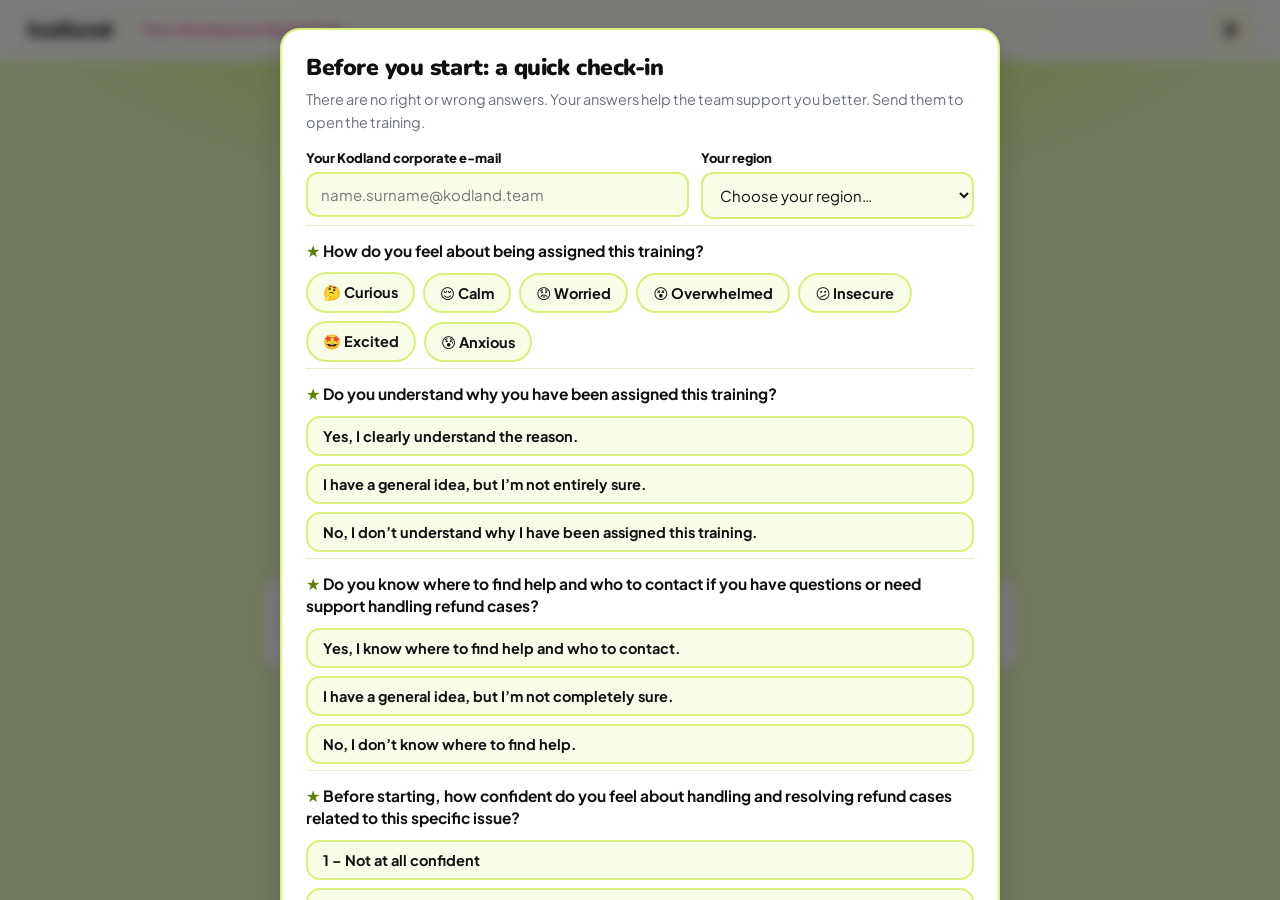
<file: index.html>
<!DOCTYPE html>
<html lang="en">
<head>
<meta charset="UTF-8">
<meta name="viewport" content="width=device-width, initial-scale=1.0">
<title>Mini-Training · Technical Issues — Kodland Tutor Training</title>
<link rel="preconnect" href="https://fonts.googleapis.com"><link rel="preconnect" href="https://fonts.gstatic.com" crossorigin>
<link href="https://fonts.googleapis.com/css2?family=Baloo+2:wght@600;700;800&family=Inter:wght@400;500;600;700;800&family=Nunito:wght@700;800;900&family=Plus+Jakarta+Sans:wght@400;500;600;700;800&display=swap" rel="stylesheet">
<link rel="stylesheet" href="assets/style.css">
<link rel="stylesheet" href="assets/theme.css">
<script src="assets/td-gate.js" defer></script>
</head>
<body>

<!-- HOME -->
<div id="screen-home" class="screen active">
  <nav class="nav">
    <a class="logo" href="#" onclick="goHome();return false;">
      <span class="logo-mark">kodland</span>
      <span class="logo-div"></span>
      <span class="logo-sub" data-i18n="logoSub"></span>
    </a>
    <div class="nav-r">
      <button class="tbtn" onclick="toggleTheme()">🌓</button>
    </div>
  </nav>
  <div class="hero">
    <div class="hero-inner">
      <div class="eyebrow" data-i18n="heroEyebrow"></div>
      <h1 data-i18n-html="heroTitle"></h1>
      <p data-i18n="heroIntro"></p>
      <div class="hero-art" id="heroArt"></div>
      <div class="hero-cards">
        <div class="hcard"><span class="hc-ic">🧑‍💻</span><div data-i18n-html="heroCard1"></div></div>
        <div class="hcard"><span class="hc-ic">🧪</span><div data-i18n-html="heroCard2"></div></div>
      </div>
      <p class="hero-work" data-i18n="heroWork" style="font-size:14.5px;font-weight:700"></p>
      <button class="start-btn" onclick="goDashboard()" data-i18n="startBtn"></button>
    </div>
  </div>
</div>

<!-- DASHBOARD -->
<div id="screen-path" class="screen">
  <nav class="nav">
    <a class="logo" href="#" onclick="goHome();return false;">
      <span class="logo-mark">kodland</span>
      <span class="logo-div"></span>
      <span class="logo-sub" data-i18n="logoSub"></span>
    </a>
    <div class="nav-r">
      <span id="ntag" style="font-size:13px;color:var(--text-muted);font-weight:700;display:none"></span>
      <button class="tbtn" onclick="devUnlockAll()" data-i18n-title="devTitle" title="">🔓</button>
      <button class="tbtn" onclick="toggleTheme()">🌓</button>
    </div>
  </nav>
  <div class="msec">
    <div class="slbl" data-i18n="pathLabel"></div>
    <div class="pbar"><b id="pbCount">0/6</b><div class="ptrack"><i id="pbFill"></i></div><span data-i18n="pbLabel"></span></div>
    <div class="grid" id="mgrid"></div>
  </div>
</div>

<!-- CONTENT -->
<div id="screen-content" class="screen">
  <nav class="nav">
    <a class="logo" href="#" onclick="goHome();return false;">
      <span class="logo-mark">kodland</span>
      <span class="logo-div"></span>
      <span class="logo-sub" data-i18n="logoSub"></span>
    </a>
    <div class="nav-r">
      <button class="tbtn" onclick="goDashboard()" data-i18n-title="backToPath" title="">🏠</button>
      <button class="tbtn" onclick="toggleTheme()">🌓</button>
    </div>
  </nav>
  <div class="cbody" id="contentBody"></div>
</div>

<!-- RESULTS -->
<div id="screen-results" class="screen">
  <nav class="nav">
    <a class="logo" href="#" onclick="goHome();return false;">
      <span class="logo-mark">kodland</span><span class="logo-div"></span><span class="logo-sub" data-i18n="logoSub"></span>
    </a>
    <div class="nav-r"><button class="tbtn" onclick="toggleTheme()">🌓</button></div>
  </nav>
  <div class="rbody" id="resultsBody"></div>
</div>


<canvas id="confetti"></canvas>

<script>window.PROG_KEY_OVERRIDE='kl-mt-technical_issues-progress';</script>
<script src="assets/content-en.js"></script>
<script src="assets/surveys-v2.js"></script>
<script src="assets/engine.js"></script>
</body>
</html>
</file>
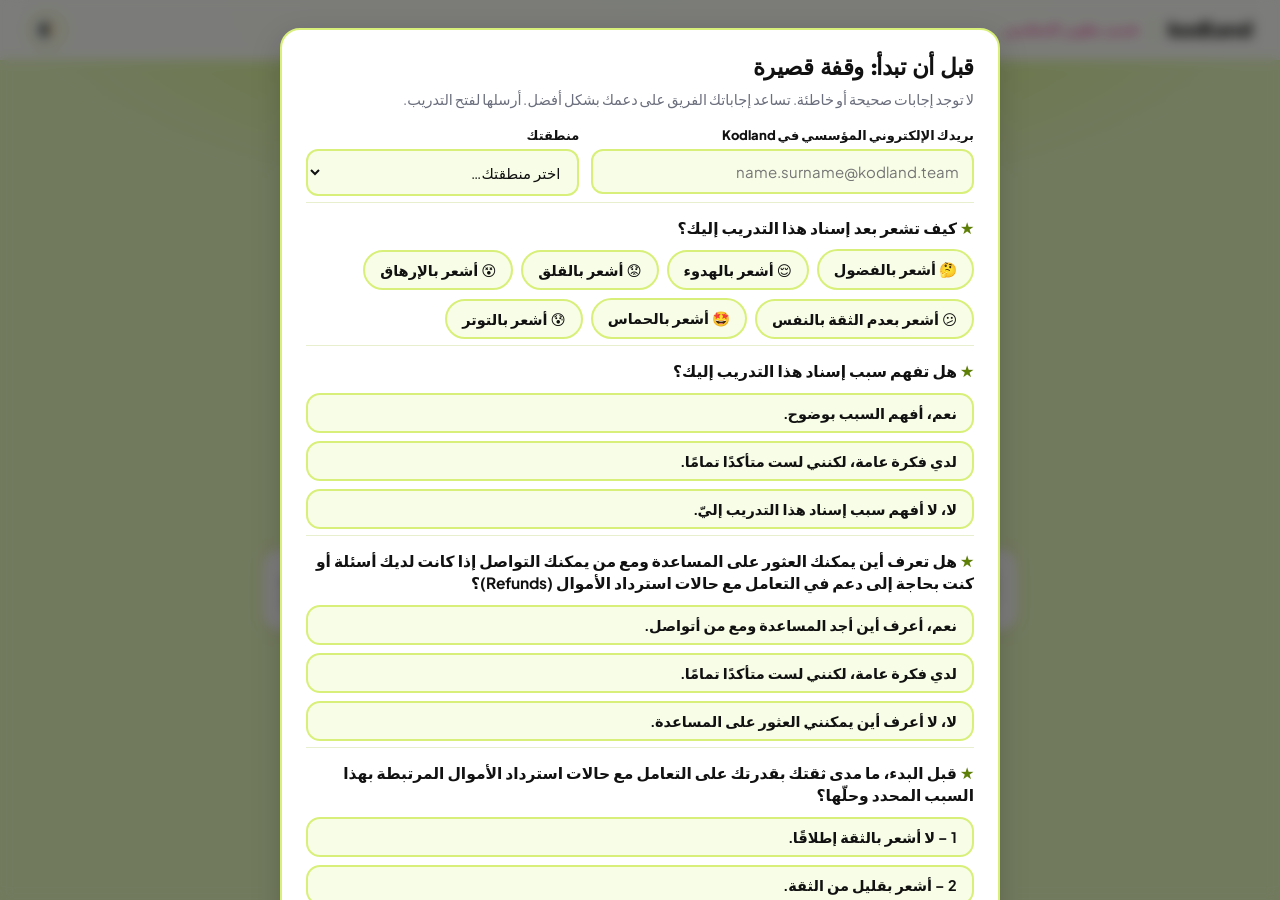
<file: ar.html>
<!DOCTYPE html>
<html lang="ar">
<head>
<meta charset="UTF-8">
<meta name="viewport" content="width=device-width, initial-scale=1.0">
<title>Mini-Training · Technical Issues — Kodland Tutor Training</title>
<link rel="preconnect" href="https://fonts.googleapis.com"><link rel="preconnect" href="https://fonts.gstatic.com" crossorigin>
<link href="https://fonts.googleapis.com/css2?family=Baloo+2:wght@600;700;800&family=Inter:wght@400;500;600;700;800&family=Nunito:wght@700;800;900&family=Plus+Jakarta+Sans:wght@400;500;600;700;800&display=swap" rel="stylesheet">
<link rel="stylesheet" href="assets/style.css">
<link rel="stylesheet" href="assets/theme.css">
<script src="assets/td-gate.js" defer></script>
</head>
<body>

<!-- HOME -->
<div id="screen-home" class="screen active">
  <nav class="nav">
    <a class="logo" href="#" onclick="goHome();return false;">
      <span class="logo-mark">kodland</span>
      <span class="logo-div"></span>
      <span class="logo-sub" data-i18n="logoSub"></span>
    </a>
    <div class="nav-r">
      <button class="tbtn" onclick="toggleTheme()">🌓</button>
    </div>
  </nav>
  <div class="hero">
    <div class="hero-inner">
      <div class="eyebrow" data-i18n="heroEyebrow"></div>
      <h1 data-i18n-html="heroTitle"></h1>
      <p data-i18n="heroIntro"></p>
      <div class="hero-art" id="heroArt"></div>
      <div class="hero-cards">
        <div class="hcard"><span class="hc-ic">🧑‍💻</span><div data-i18n-html="heroCard1"></div></div>
        <div class="hcard"><span class="hc-ic">🧪</span><div data-i18n-html="heroCard2"></div></div>
      </div>
      <p class="hero-work" data-i18n="heroWork" style="font-size:14.5px;font-weight:700"></p>
      <button class="start-btn" onclick="goDashboard()" data-i18n="startBtn"></button>
    </div>
  </div>
</div>

<!-- DASHBOARD -->
<div id="screen-path" class="screen">
  <nav class="nav">
    <a class="logo" href="#" onclick="goHome();return false;">
      <span class="logo-mark">kodland</span>
      <span class="logo-div"></span>
      <span class="logo-sub" data-i18n="logoSub"></span>
    </a>
    <div class="nav-r">
      <span id="ntag" style="font-size:13px;color:var(--text-muted);font-weight:700;display:none"></span>
      <button class="tbtn" onclick="devUnlockAll()" data-i18n-title="devTitle" title="">🔓</button>
      <button class="tbtn" onclick="toggleTheme()">🌓</button>
    </div>
  </nav>
  <div class="msec">
    <div class="slbl" data-i18n="pathLabel"></div>
    <div class="pbar"><b id="pbCount">0/6</b><div class="ptrack"><i id="pbFill"></i></div><span data-i18n="pbLabel"></span></div>
    <div class="grid" id="mgrid"></div>
  </div>
</div>

<!-- CONTENT -->
<div id="screen-content" class="screen">
  <nav class="nav">
    <a class="logo" href="#" onclick="goHome();return false;">
      <span class="logo-mark">kodland</span>
      <span class="logo-div"></span>
      <span class="logo-sub" data-i18n="logoSub"></span>
    </a>
    <div class="nav-r">
      <button class="tbtn" onclick="goDashboard()" data-i18n-title="backToPath" title="">🏠</button>
      <button class="tbtn" onclick="toggleTheme()">🌓</button>
    </div>
  </nav>
  <div class="cbody" id="contentBody"></div>
</div>

<!-- RESULTS -->
<div id="screen-results" class="screen">
  <nav class="nav">
    <a class="logo" href="#" onclick="goHome();return false;">
      <span class="logo-mark">kodland</span><span class="logo-div"></span><span class="logo-sub" data-i18n="logoSub"></span>
    </a>
    <div class="nav-r"><button class="tbtn" onclick="toggleTheme()">🌓</button></div>
  </nav>
  <div class="rbody" id="resultsBody"></div>
</div>


<canvas id="confetti"></canvas>

<script>window.PROG_KEY_OVERRIDE='kl-mt-technical_issues-progress';</script>
<script src="assets/content-ar.js"></script>
<script src="assets/surveys-v2.js"></script>
<script src="assets/engine.js"></script>
</body>
</html>
</file>
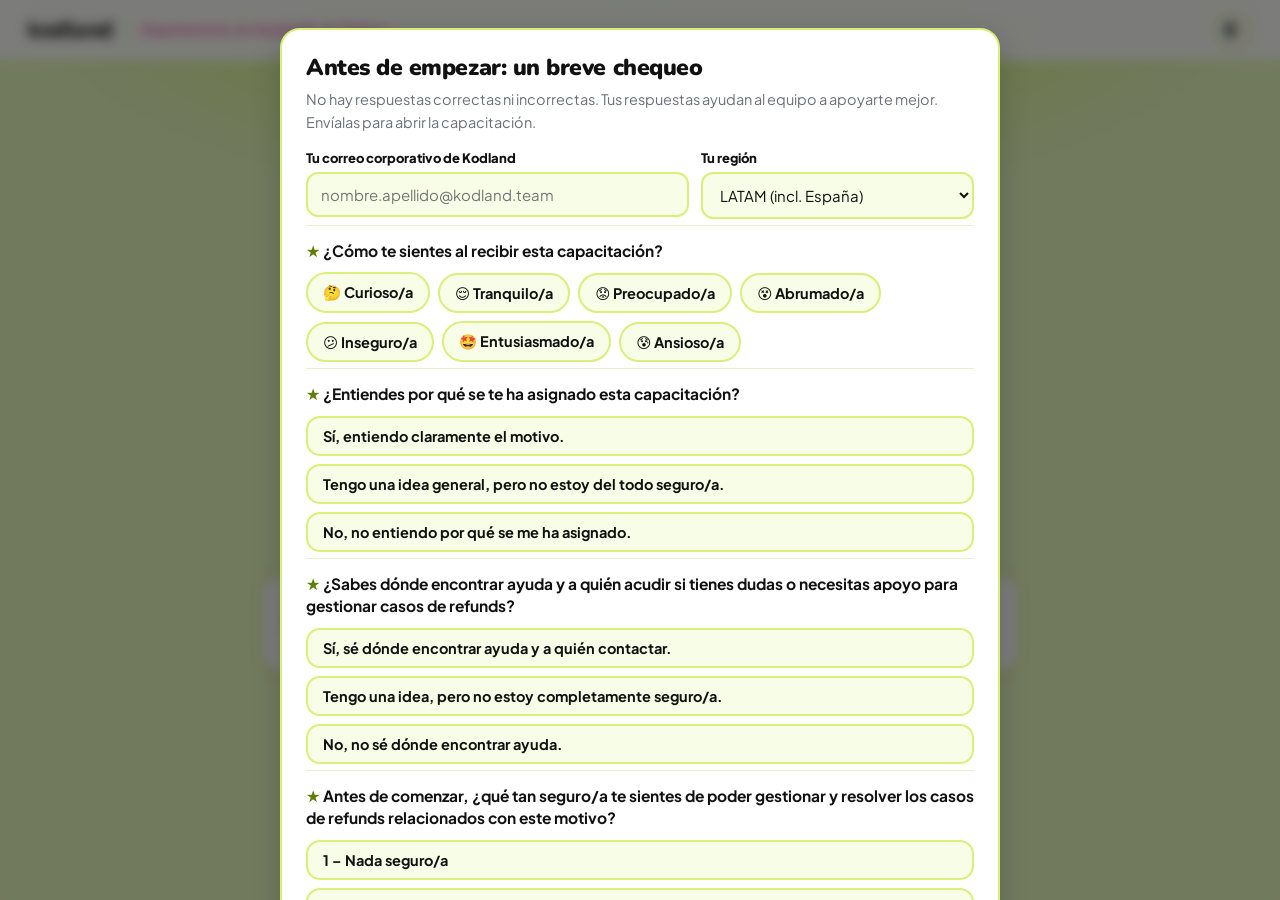
<file: es.html>
<!DOCTYPE html>
<html lang="es">
<head>
<meta charset="UTF-8">
<meta name="viewport" content="width=device-width, initial-scale=1.0">
<title>Mini-Training · Technical Issues — Kodland Tutor Training</title>
<link rel="preconnect" href="https://fonts.googleapis.com"><link rel="preconnect" href="https://fonts.gstatic.com" crossorigin>
<link href="https://fonts.googleapis.com/css2?family=Baloo+2:wght@600;700;800&family=Inter:wght@400;500;600;700;800&family=Nunito:wght@700;800;900&family=Plus+Jakarta+Sans:wght@400;500;600;700;800&display=swap" rel="stylesheet">
<link rel="stylesheet" href="assets/style.css">
<link rel="stylesheet" href="assets/theme.css">
<script src="assets/td-gate.js" defer></script>
</head>
<body>

<!-- HOME -->
<div id="screen-home" class="screen active">
  <nav class="nav">
    <a class="logo" href="#" onclick="goHome();return false;">
      <span class="logo-mark">kodland</span>
      <span class="logo-div"></span>
      <span class="logo-sub" data-i18n="logoSub"></span>
    </a>
    <div class="nav-r">
      <button class="tbtn" onclick="toggleTheme()">🌓</button>
    </div>
  </nav>
  <div class="hero">
    <div class="hero-inner">
      <div class="eyebrow" data-i18n="heroEyebrow"></div>
      <h1 data-i18n-html="heroTitle"></h1>
      <p data-i18n="heroIntro"></p>
      <div class="hero-art" id="heroArt"></div>
      <div class="hero-cards">
        <div class="hcard"><span class="hc-ic">🧑‍💻</span><div data-i18n-html="heroCard1"></div></div>
        <div class="hcard"><span class="hc-ic">🧪</span><div data-i18n-html="heroCard2"></div></div>
      </div>
      <p class="hero-work" data-i18n="heroWork" style="font-size:14.5px;font-weight:700"></p>
      <button class="start-btn" onclick="goDashboard()" data-i18n="startBtn"></button>
    </div>
  </div>
</div>

<!-- DASHBOARD -->
<div id="screen-path" class="screen">
  <nav class="nav">
    <a class="logo" href="#" onclick="goHome();return false;">
      <span class="logo-mark">kodland</span>
      <span class="logo-div"></span>
      <span class="logo-sub" data-i18n="logoSub"></span>
    </a>
    <div class="nav-r">
      <span id="ntag" style="font-size:13px;color:var(--text-muted);font-weight:700;display:none"></span>
      <button class="tbtn" onclick="devUnlockAll()" data-i18n-title="devTitle" title="">🔓</button>
      <button class="tbtn" onclick="toggleTheme()">🌓</button>
    </div>
  </nav>
  <div class="msec">
    <div class="slbl" data-i18n="pathLabel"></div>
    <div class="pbar"><b id="pbCount">0/6</b><div class="ptrack"><i id="pbFill"></i></div><span data-i18n="pbLabel"></span></div>
    <div class="grid" id="mgrid"></div>
  </div>
</div>

<!-- CONTENT -->
<div id="screen-content" class="screen">
  <nav class="nav">
    <a class="logo" href="#" onclick="goHome();return false;">
      <span class="logo-mark">kodland</span>
      <span class="logo-div"></span>
      <span class="logo-sub" data-i18n="logoSub"></span>
    </a>
    <div class="nav-r">
      <button class="tbtn" onclick="goDashboard()" data-i18n-title="backToPath" title="">🏠</button>
      <button class="tbtn" onclick="toggleTheme()">🌓</button>
    </div>
  </nav>
  <div class="cbody" id="contentBody"></div>
</div>

<!-- RESULTS -->
<div id="screen-results" class="screen">
  <nav class="nav">
    <a class="logo" href="#" onclick="goHome();return false;">
      <span class="logo-mark">kodland</span><span class="logo-div"></span><span class="logo-sub" data-i18n="logoSub"></span>
    </a>
    <div class="nav-r"><button class="tbtn" onclick="toggleTheme()">🌓</button></div>
  </nav>
  <div class="rbody" id="resultsBody"></div>
</div>


<canvas id="confetti"></canvas>

<script>window.PROG_KEY_OVERRIDE='kl-mt-technical_issues-progress';</script>
<script src="assets/content-es.js"></script>
<script src="assets/surveys-v2.js"></script>
<script src="assets/engine.js"></script>
</body>
</html>
</file>
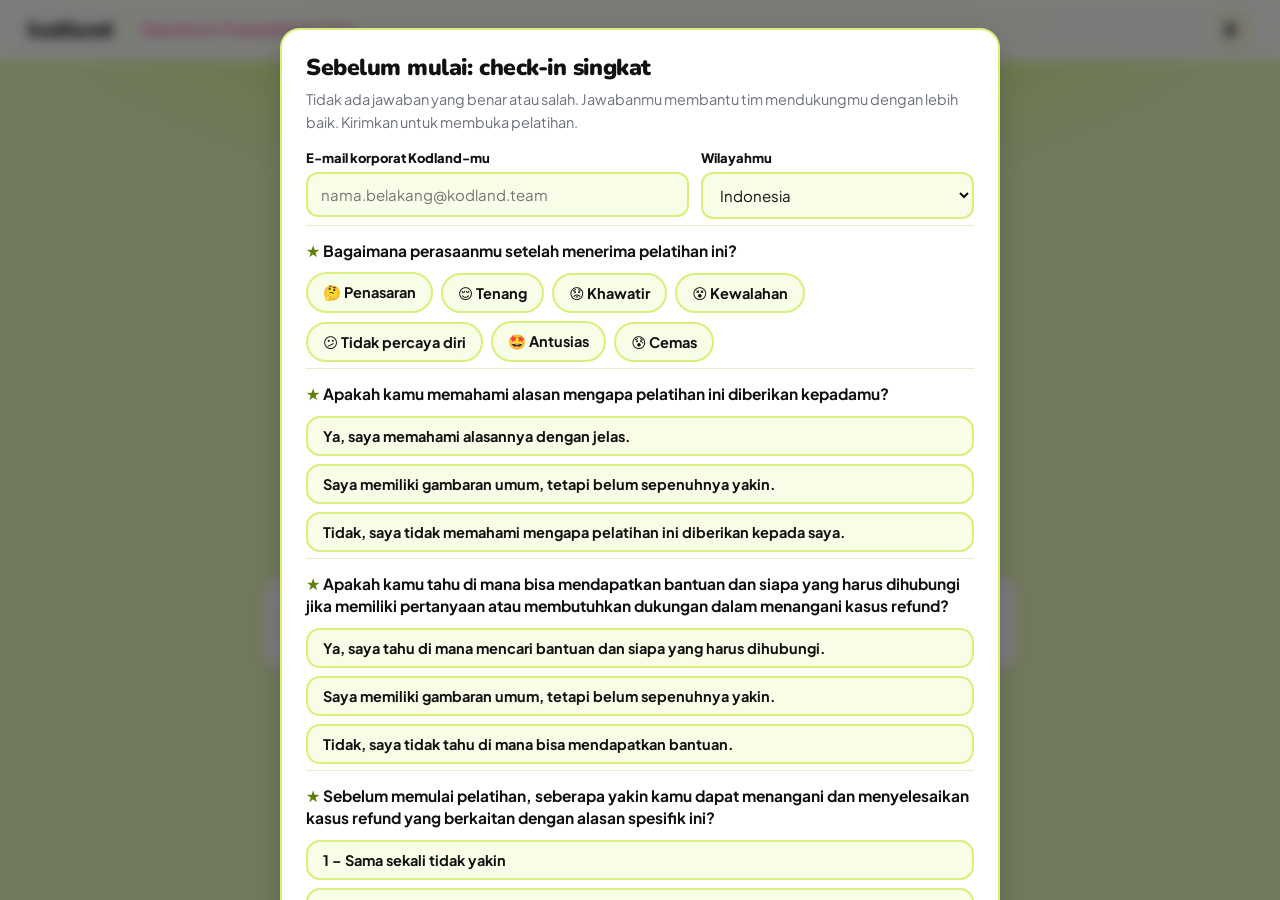
<file: id.html>
<!DOCTYPE html>
<html lang="id">
<head>
<meta charset="UTF-8">
<meta name="viewport" content="width=device-width, initial-scale=1.0">
<title>Mini-Training · Technical Issues — Kodland Tutor Training</title>
<link rel="preconnect" href="https://fonts.googleapis.com"><link rel="preconnect" href="https://fonts.gstatic.com" crossorigin>
<link href="https://fonts.googleapis.com/css2?family=Baloo+2:wght@600;700;800&family=Inter:wght@400;500;600;700;800&family=Nunito:wght@700;800;900&family=Plus+Jakarta+Sans:wght@400;500;600;700;800&display=swap" rel="stylesheet">
<link rel="stylesheet" href="assets/style.css">
<link rel="stylesheet" href="assets/theme.css">
<script src="assets/td-gate.js" defer></script>
</head>
<body>

<!-- HOME -->
<div id="screen-home" class="screen active">
  <nav class="nav">
    <a class="logo" href="#" onclick="goHome();return false;">
      <span class="logo-mark">kodland</span>
      <span class="logo-div"></span>
      <span class="logo-sub" data-i18n="logoSub"></span>
    </a>
    <div class="nav-r">
      <button class="tbtn" onclick="toggleTheme()">🌓</button>
    </div>
  </nav>
  <div class="hero">
    <div class="hero-inner">
      <div class="eyebrow" data-i18n="heroEyebrow"></div>
      <h1 data-i18n-html="heroTitle"></h1>
      <p data-i18n="heroIntro"></p>
      <div class="hero-art" id="heroArt"></div>
      <div class="hero-cards">
        <div class="hcard"><span class="hc-ic">🧑‍💻</span><div data-i18n-html="heroCard1"></div></div>
        <div class="hcard"><span class="hc-ic">🧪</span><div data-i18n-html="heroCard2"></div></div>
      </div>
      <p class="hero-work" data-i18n="heroWork" style="font-size:14.5px;font-weight:700"></p>
      <button class="start-btn" onclick="goDashboard()" data-i18n="startBtn"></button>
    </div>
  </div>
</div>

<!-- DASHBOARD -->
<div id="screen-path" class="screen">
  <nav class="nav">
    <a class="logo" href="#" onclick="goHome();return false;">
      <span class="logo-mark">kodland</span>
      <span class="logo-div"></span>
      <span class="logo-sub" data-i18n="logoSub"></span>
    </a>
    <div class="nav-r">
      <span id="ntag" style="font-size:13px;color:var(--text-muted);font-weight:700;display:none"></span>
      <button class="tbtn" onclick="devUnlockAll()" data-i18n-title="devTitle" title="">🔓</button>
      <button class="tbtn" onclick="toggleTheme()">🌓</button>
    </div>
  </nav>
  <div class="msec">
    <div class="slbl" data-i18n="pathLabel"></div>
    <div class="pbar"><b id="pbCount">0/6</b><div class="ptrack"><i id="pbFill"></i></div><span data-i18n="pbLabel"></span></div>
    <div class="grid" id="mgrid"></div>
  </div>
</div>

<!-- CONTENT -->
<div id="screen-content" class="screen">
  <nav class="nav">
    <a class="logo" href="#" onclick="goHome();return false;">
      <span class="logo-mark">kodland</span>
      <span class="logo-div"></span>
      <span class="logo-sub" data-i18n="logoSub"></span>
    </a>
    <div class="nav-r">
      <button class="tbtn" onclick="goDashboard()" data-i18n-title="backToPath" title="">🏠</button>
      <button class="tbtn" onclick="toggleTheme()">🌓</button>
    </div>
  </nav>
  <div class="cbody" id="contentBody"></div>
</div>

<!-- RESULTS -->
<div id="screen-results" class="screen">
  <nav class="nav">
    <a class="logo" href="#" onclick="goHome();return false;">
      <span class="logo-mark">kodland</span><span class="logo-div"></span><span class="logo-sub" data-i18n="logoSub"></span>
    </a>
    <div class="nav-r"><button class="tbtn" onclick="toggleTheme()">🌓</button></div>
  </nav>
  <div class="rbody" id="resultsBody"></div>
</div>


<canvas id="confetti"></canvas>

<script>window.PROG_KEY_OVERRIDE='kl-mt-technical_issues-progress';</script>
<script src="assets/content-id.js"></script>
<script src="assets/surveys-v2.js"></script>
<script src="assets/engine.js"></script>
</body>
</html>
</file>
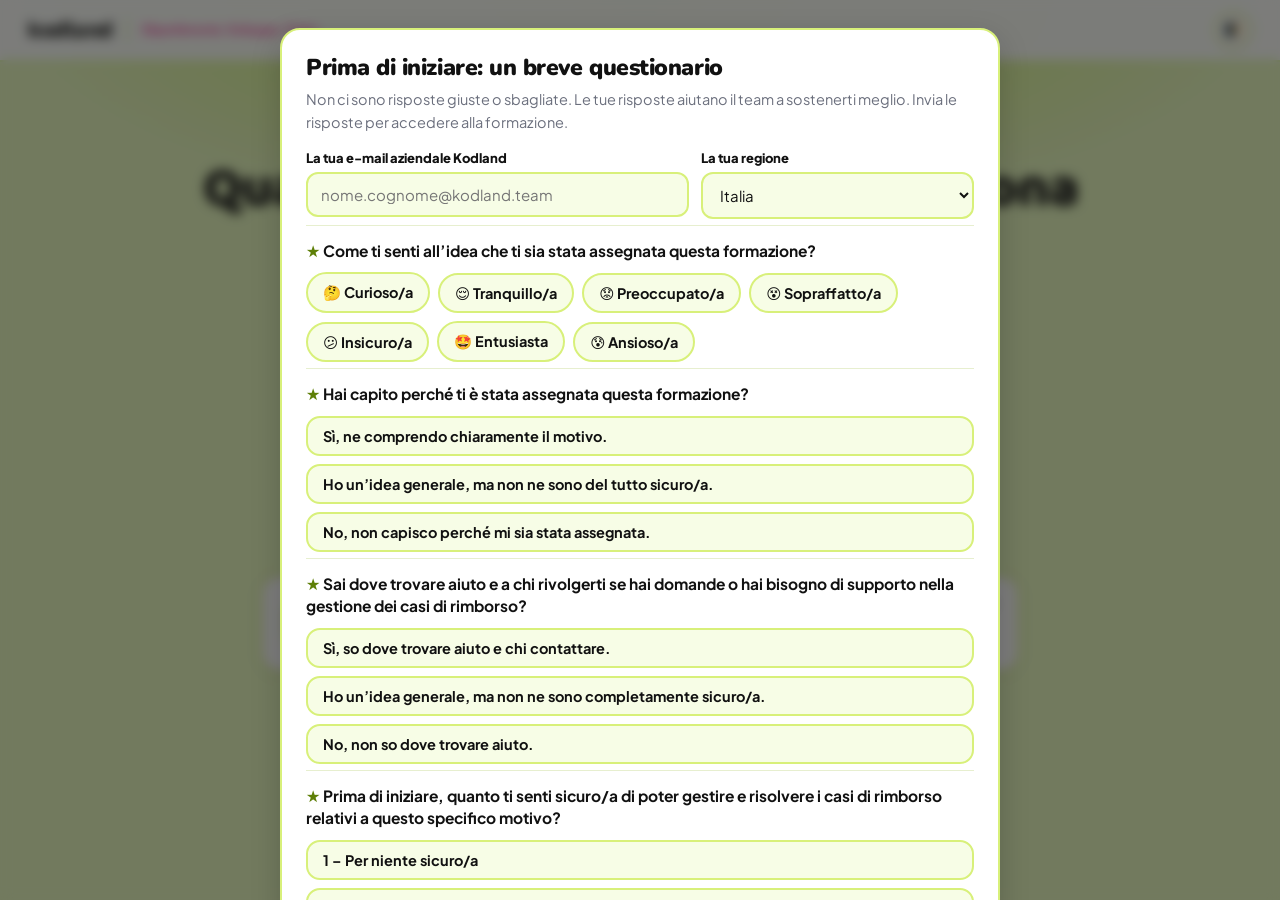
<file: it.html>
<!DOCTYPE html>
<html lang="it">
<head>
<meta charset="UTF-8">
<meta name="viewport" content="width=device-width, initial-scale=1.0">
<title>Mini-Training · Technical Issues — Kodland Tutor Training</title>
<link rel="preconnect" href="https://fonts.googleapis.com"><link rel="preconnect" href="https://fonts.gstatic.com" crossorigin>
<link href="https://fonts.googleapis.com/css2?family=Baloo+2:wght@600;700;800&family=Inter:wght@400;500;600;700;800&family=Nunito:wght@700;800;900&family=Plus+Jakarta+Sans:wght@400;500;600;700;800&display=swap" rel="stylesheet">
<link rel="stylesheet" href="assets/style.css">
<link rel="stylesheet" href="assets/theme.css">
<script src="assets/td-gate.js" defer></script>
</head>
<body>

<!-- HOME -->
<div id="screen-home" class="screen active">
  <nav class="nav">
    <a class="logo" href="#" onclick="goHome();return false;">
      <span class="logo-mark">kodland</span>
      <span class="logo-div"></span>
      <span class="logo-sub" data-i18n="logoSub"></span>
    </a>
    <div class="nav-r">
      <button class="tbtn" onclick="toggleTheme()">🌓</button>
    </div>
  </nav>
  <div class="hero">
    <div class="hero-inner">
      <div class="eyebrow" data-i18n="heroEyebrow"></div>
      <h1 data-i18n-html="heroTitle"></h1>
      <p data-i18n="heroIntro"></p>
      <div class="hero-art" id="heroArt"></div>
      <div class="hero-cards">
        <div class="hcard"><span class="hc-ic">🧑‍💻</span><div data-i18n-html="heroCard1"></div></div>
        <div class="hcard"><span class="hc-ic">🧪</span><div data-i18n-html="heroCard2"></div></div>
      </div>
      <p class="hero-work" data-i18n="heroWork" style="font-size:14.5px;font-weight:700"></p>
      <button class="start-btn" onclick="goDashboard()" data-i18n="startBtn"></button>
    </div>
  </div>
</div>

<!-- DASHBOARD -->
<div id="screen-path" class="screen">
  <nav class="nav">
    <a class="logo" href="#" onclick="goHome();return false;">
      <span class="logo-mark">kodland</span>
      <span class="logo-div"></span>
      <span class="logo-sub" data-i18n="logoSub"></span>
    </a>
    <div class="nav-r">
      <span id="ntag" style="font-size:13px;color:var(--text-muted);font-weight:700;display:none"></span>
      <button class="tbtn" onclick="devUnlockAll()" data-i18n-title="devTitle" title="">🔓</button>
      <button class="tbtn" onclick="toggleTheme()">🌓</button>
    </div>
  </nav>
  <div class="msec">
    <div class="slbl" data-i18n="pathLabel"></div>
    <div class="pbar"><b id="pbCount">0/6</b><div class="ptrack"><i id="pbFill"></i></div><span data-i18n="pbLabel"></span></div>
    <div class="grid" id="mgrid"></div>
  </div>
</div>

<!-- CONTENT -->
<div id="screen-content" class="screen">
  <nav class="nav">
    <a class="logo" href="#" onclick="goHome();return false;">
      <span class="logo-mark">kodland</span>
      <span class="logo-div"></span>
      <span class="logo-sub" data-i18n="logoSub"></span>
    </a>
    <div class="nav-r">
      <button class="tbtn" onclick="goDashboard()" data-i18n-title="backToPath" title="">🏠</button>
      <button class="tbtn" onclick="toggleTheme()">🌓</button>
    </div>
  </nav>
  <div class="cbody" id="contentBody"></div>
</div>

<!-- RESULTS -->
<div id="screen-results" class="screen">
  <nav class="nav">
    <a class="logo" href="#" onclick="goHome();return false;">
      <span class="logo-mark">kodland</span><span class="logo-div"></span><span class="logo-sub" data-i18n="logoSub"></span>
    </a>
    <div class="nav-r"><button class="tbtn" onclick="toggleTheme()">🌓</button></div>
  </nav>
  <div class="rbody" id="resultsBody"></div>
</div>


<canvas id="confetti"></canvas>

<script>window.PROG_KEY_OVERRIDE='kl-mt-technical_issues-progress';</script>
<script src="assets/content-it.js"></script>
<script src="assets/surveys-v2.js"></script>
<script src="assets/engine.js"></script>
</body>
</html>
</file>
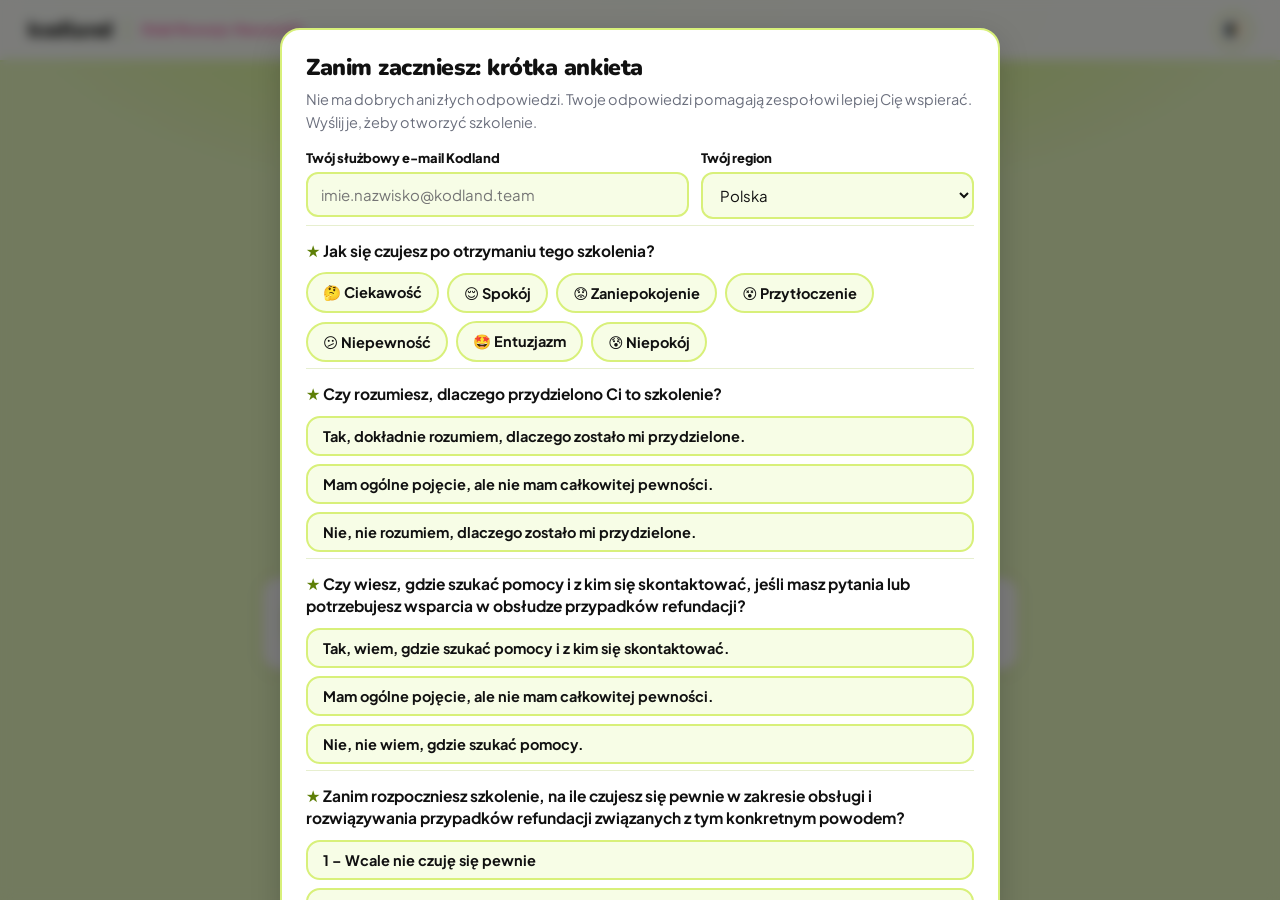
<file: pl.html>
<!DOCTYPE html>
<html lang="pl">
<head>
<meta charset="UTF-8">
<meta name="viewport" content="width=device-width, initial-scale=1.0">
<title>Mini-Training · Technical Issues — Kodland Tutor Training</title>
<link rel="preconnect" href="https://fonts.googleapis.com"><link rel="preconnect" href="https://fonts.gstatic.com" crossorigin>
<link href="https://fonts.googleapis.com/css2?family=Baloo+2:wght@600;700;800&family=Inter:wght@400;500;600;700;800&family=Nunito:wght@700;800;900&family=Plus+Jakarta+Sans:wght@400;500;600;700;800&display=swap" rel="stylesheet">
<link rel="stylesheet" href="assets/style.css">
<link rel="stylesheet" href="assets/theme.css">
<script src="assets/td-gate.js" defer></script>
</head>
<body>

<!-- HOME -->
<div id="screen-home" class="screen active">
  <nav class="nav">
    <a class="logo" href="#" onclick="goHome();return false;">
      <span class="logo-mark">kodland</span>
      <span class="logo-div"></span>
      <span class="logo-sub" data-i18n="logoSub"></span>
    </a>
    <div class="nav-r">
      <button class="tbtn" onclick="toggleTheme()">🌓</button>
    </div>
  </nav>
  <div class="hero">
    <div class="hero-inner">
      <div class="eyebrow" data-i18n="heroEyebrow"></div>
      <h1 data-i18n-html="heroTitle"></h1>
      <p data-i18n="heroIntro"></p>
      <div class="hero-art" id="heroArt"></div>
      <div class="hero-cards">
        <div class="hcard"><span class="hc-ic">🧑‍💻</span><div data-i18n-html="heroCard1"></div></div>
        <div class="hcard"><span class="hc-ic">🧪</span><div data-i18n-html="heroCard2"></div></div>
      </div>
      <p class="hero-work" data-i18n="heroWork" style="font-size:14.5px;font-weight:700"></p>
      <button class="start-btn" onclick="goDashboard()" data-i18n="startBtn"></button>
    </div>
  </div>
</div>

<!-- DASHBOARD -->
<div id="screen-path" class="screen">
  <nav class="nav">
    <a class="logo" href="#" onclick="goHome();return false;">
      <span class="logo-mark">kodland</span>
      <span class="logo-div"></span>
      <span class="logo-sub" data-i18n="logoSub"></span>
    </a>
    <div class="nav-r">
      <span id="ntag" style="font-size:13px;color:var(--text-muted);font-weight:700;display:none"></span>
      <button class="tbtn" onclick="devUnlockAll()" data-i18n-title="devTitle" title="">🔓</button>
      <button class="tbtn" onclick="toggleTheme()">🌓</button>
    </div>
  </nav>
  <div class="msec">
    <div class="slbl" data-i18n="pathLabel"></div>
    <div class="pbar"><b id="pbCount">0/6</b><div class="ptrack"><i id="pbFill"></i></div><span data-i18n="pbLabel"></span></div>
    <div class="grid" id="mgrid"></div>
  </div>
</div>

<!-- CONTENT -->
<div id="screen-content" class="screen">
  <nav class="nav">
    <a class="logo" href="#" onclick="goHome();return false;">
      <span class="logo-mark">kodland</span>
      <span class="logo-div"></span>
      <span class="logo-sub" data-i18n="logoSub"></span>
    </a>
    <div class="nav-r">
      <button class="tbtn" onclick="goDashboard()" data-i18n-title="backToPath" title="">🏠</button>
      <button class="tbtn" onclick="toggleTheme()">🌓</button>
    </div>
  </nav>
  <div class="cbody" id="contentBody"></div>
</div>

<!-- RESULTS -->
<div id="screen-results" class="screen">
  <nav class="nav">
    <a class="logo" href="#" onclick="goHome();return false;">
      <span class="logo-mark">kodland</span><span class="logo-div"></span><span class="logo-sub" data-i18n="logoSub"></span>
    </a>
    <div class="nav-r"><button class="tbtn" onclick="toggleTheme()">🌓</button></div>
  </nav>
  <div class="rbody" id="resultsBody"></div>
</div>


<canvas id="confetti"></canvas>

<script>window.PROG_KEY_OVERRIDE='kl-mt-technical_issues-progress';</script>
<script src="assets/content-pl.js"></script>
<script src="assets/surveys-v2.js"></script>
<script src="assets/engine.js"></script>
</body>
</html>
</file>
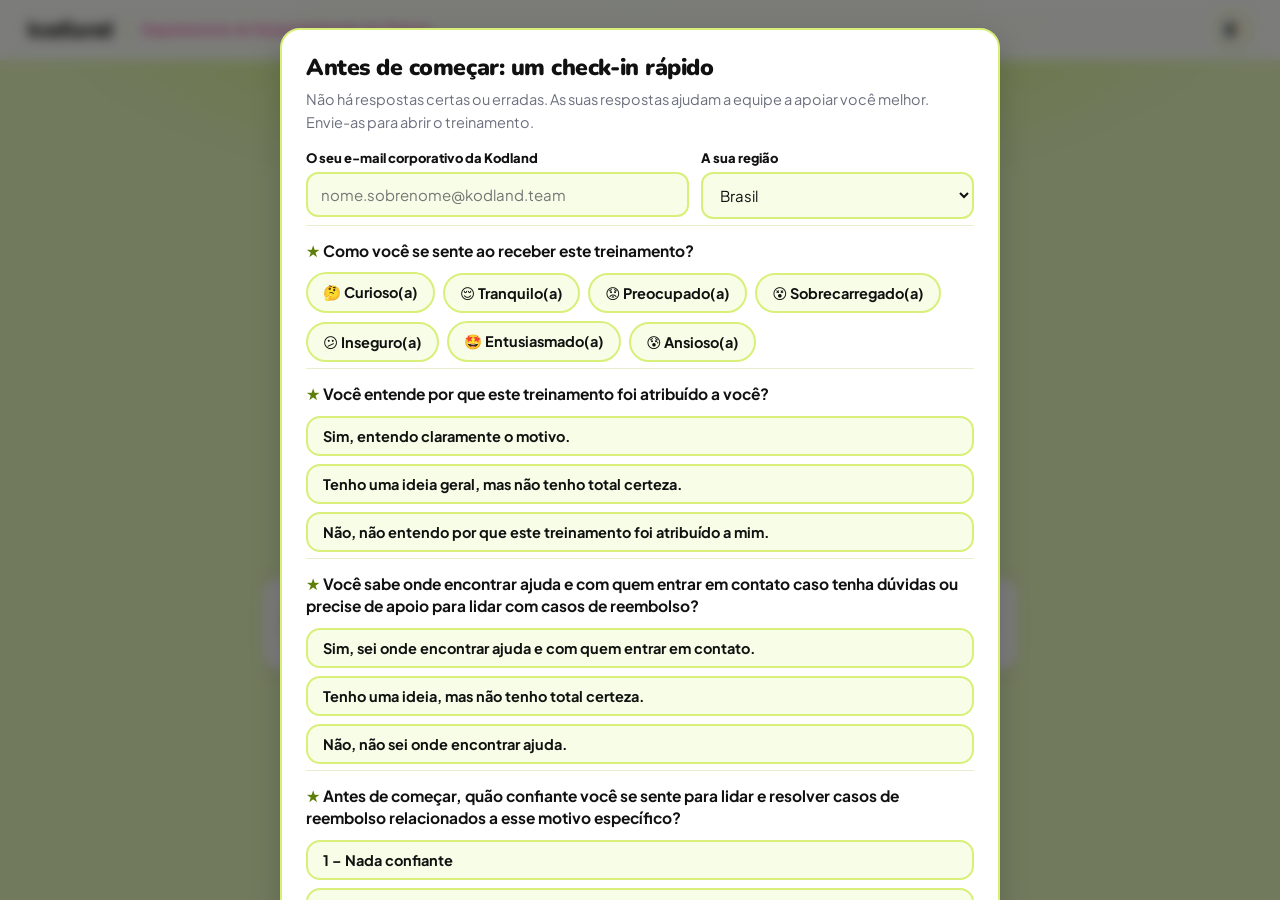
<file: pt.html>
<!DOCTYPE html>
<html lang="pt">
<head>
<meta charset="UTF-8">
<meta name="viewport" content="width=device-width, initial-scale=1.0">
<title>Mini-Training · Technical Issues — Kodland Tutor Training</title>
<link rel="preconnect" href="https://fonts.googleapis.com"><link rel="preconnect" href="https://fonts.gstatic.com" crossorigin>
<link href="https://fonts.googleapis.com/css2?family=Baloo+2:wght@600;700;800&family=Inter:wght@400;500;600;700;800&family=Nunito:wght@700;800;900&family=Plus+Jakarta+Sans:wght@400;500;600;700;800&display=swap" rel="stylesheet">
<link rel="stylesheet" href="assets/style.css">
<link rel="stylesheet" href="assets/theme.css">
<script src="assets/td-gate.js" defer></script>
</head>
<body>

<!-- HOME -->
<div id="screen-home" class="screen active">
  <nav class="nav">
    <a class="logo" href="#" onclick="goHome();return false;">
      <span class="logo-mark">kodland</span>
      <span class="logo-div"></span>
      <span class="logo-sub" data-i18n="logoSub"></span>
    </a>
    <div class="nav-r">
      <button class="tbtn" onclick="toggleTheme()">🌓</button>
    </div>
  </nav>
  <div class="hero">
    <div class="hero-inner">
      <div class="eyebrow" data-i18n="heroEyebrow"></div>
      <h1 data-i18n-html="heroTitle"></h1>
      <p data-i18n="heroIntro"></p>
      <div class="hero-art" id="heroArt"></div>
      <div class="hero-cards">
        <div class="hcard"><span class="hc-ic">🧑‍💻</span><div data-i18n-html="heroCard1"></div></div>
        <div class="hcard"><span class="hc-ic">🧪</span><div data-i18n-html="heroCard2"></div></div>
      </div>
      <p class="hero-work" data-i18n="heroWork" style="font-size:14.5px;font-weight:700"></p>
      <button class="start-btn" onclick="goDashboard()" data-i18n="startBtn"></button>
    </div>
  </div>
</div>

<!-- DASHBOARD -->
<div id="screen-path" class="screen">
  <nav class="nav">
    <a class="logo" href="#" onclick="goHome();return false;">
      <span class="logo-mark">kodland</span>
      <span class="logo-div"></span>
      <span class="logo-sub" data-i18n="logoSub"></span>
    </a>
    <div class="nav-r">
      <span id="ntag" style="font-size:13px;color:var(--text-muted);font-weight:700;display:none"></span>
      <button class="tbtn" onclick="devUnlockAll()" data-i18n-title="devTitle" title="">🔓</button>
      <button class="tbtn" onclick="toggleTheme()">🌓</button>
    </div>
  </nav>
  <div class="msec">
    <div class="slbl" data-i18n="pathLabel"></div>
    <div class="pbar"><b id="pbCount">0/6</b><div class="ptrack"><i id="pbFill"></i></div><span data-i18n="pbLabel"></span></div>
    <div class="grid" id="mgrid"></div>
  </div>
</div>

<!-- CONTENT -->
<div id="screen-content" class="screen">
  <nav class="nav">
    <a class="logo" href="#" onclick="goHome();return false;">
      <span class="logo-mark">kodland</span>
      <span class="logo-div"></span>
      <span class="logo-sub" data-i18n="logoSub"></span>
    </a>
    <div class="nav-r">
      <button class="tbtn" onclick="goDashboard()" data-i18n-title="backToPath" title="">🏠</button>
      <button class="tbtn" onclick="toggleTheme()">🌓</button>
    </div>
  </nav>
  <div class="cbody" id="contentBody"></div>
</div>

<!-- RESULTS -->
<div id="screen-results" class="screen">
  <nav class="nav">
    <a class="logo" href="#" onclick="goHome();return false;">
      <span class="logo-mark">kodland</span><span class="logo-div"></span><span class="logo-sub" data-i18n="logoSub"></span>
    </a>
    <div class="nav-r"><button class="tbtn" onclick="toggleTheme()">🌓</button></div>
  </nav>
  <div class="rbody" id="resultsBody"></div>
</div>


<canvas id="confetti"></canvas>

<script>window.PROG_KEY_OVERRIDE='kl-mt-technical_issues-progress';</script>
<script src="assets/content-pt.js"></script>
<script src="assets/surveys-v2.js"></script>
<script src="assets/engine.js"></script>
</body>
</html>
</file>
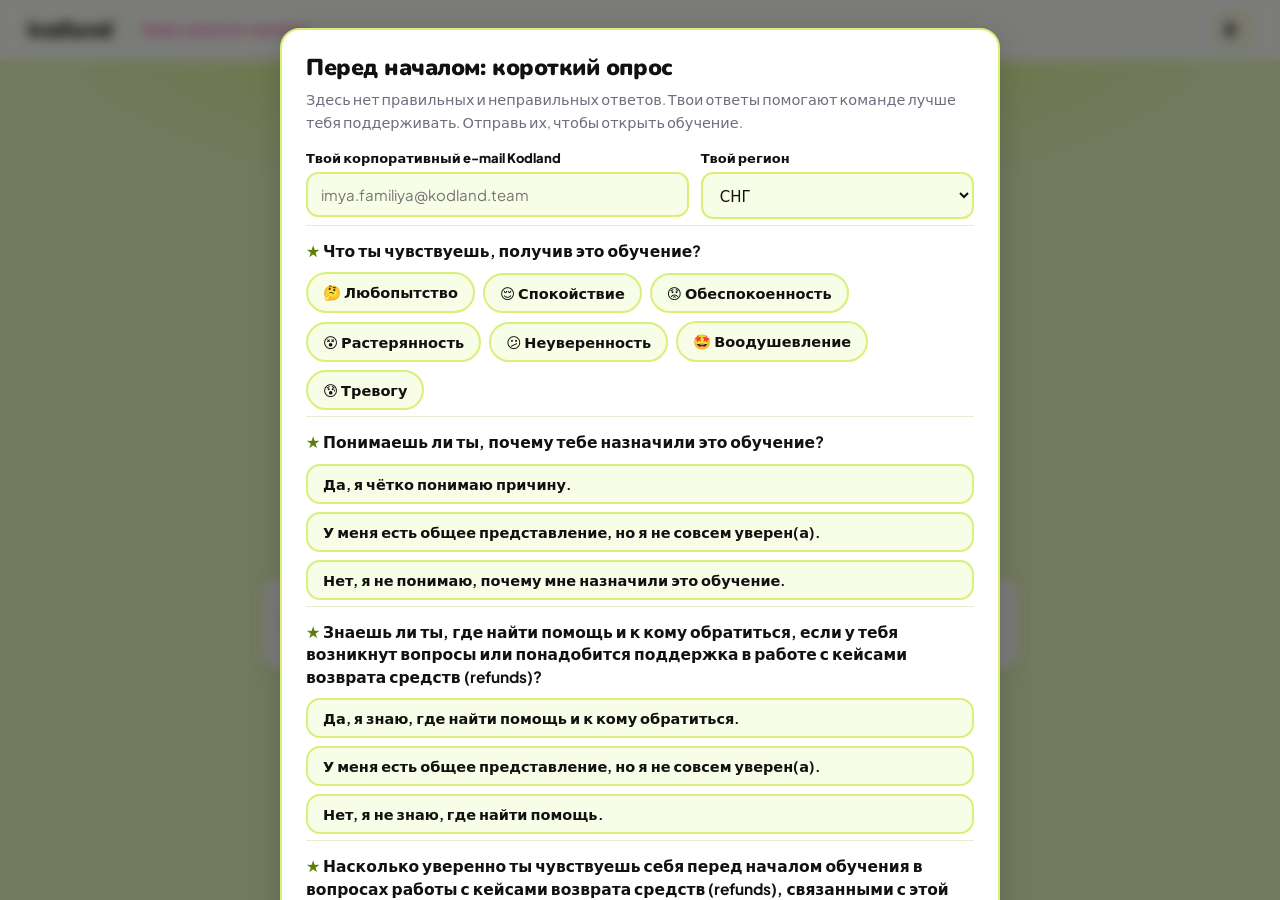
<file: ru.html>
<!DOCTYPE html>
<html lang="ru">
<head>
<meta charset="UTF-8">
<meta name="viewport" content="width=device-width, initial-scale=1.0">
<title>Mini-Training · Technical Issues — Kodland Tutor Training</title>
<link rel="preconnect" href="https://fonts.googleapis.com"><link rel="preconnect" href="https://fonts.gstatic.com" crossorigin>
<link href="https://fonts.googleapis.com/css2?family=Baloo+2:wght@600;700;800&family=Inter:wght@400;500;600;700;800&family=Nunito:wght@700;800;900&family=Plus+Jakarta+Sans:wght@400;500;600;700;800&display=swap" rel="stylesheet">
<link rel="stylesheet" href="assets/style.css">
<link rel="stylesheet" href="assets/theme.css">
<script src="assets/td-gate.js" defer></script>
</head>
<body>

<!-- HOME -->
<div id="screen-home" class="screen active">
  <nav class="nav">
    <a class="logo" href="#" onclick="goHome();return false;">
      <span class="logo-mark">kodland</span>
      <span class="logo-div"></span>
      <span class="logo-sub" data-i18n="logoSub"></span>
    </a>
    <div class="nav-r">
      <button class="tbtn" onclick="toggleTheme()">🌓</button>
    </div>
  </nav>
  <div class="hero">
    <div class="hero-inner">
      <div class="eyebrow" data-i18n="heroEyebrow"></div>
      <h1 data-i18n-html="heroTitle"></h1>
      <p data-i18n="heroIntro"></p>
      <div class="hero-art" id="heroArt"></div>
      <div class="hero-cards">
        <div class="hcard"><span class="hc-ic">🧑‍💻</span><div data-i18n-html="heroCard1"></div></div>
        <div class="hcard"><span class="hc-ic">🧪</span><div data-i18n-html="heroCard2"></div></div>
      </div>
      <p class="hero-work" data-i18n="heroWork" style="font-size:14.5px;font-weight:700"></p>
      <button class="start-btn" onclick="goDashboard()" data-i18n="startBtn"></button>
    </div>
  </div>
</div>

<!-- DASHBOARD -->
<div id="screen-path" class="screen">
  <nav class="nav">
    <a class="logo" href="#" onclick="goHome();return false;">
      <span class="logo-mark">kodland</span>
      <span class="logo-div"></span>
      <span class="logo-sub" data-i18n="logoSub"></span>
    </a>
    <div class="nav-r">
      <span id="ntag" style="font-size:13px;color:var(--text-muted);font-weight:700;display:none"></span>
      <button class="tbtn" onclick="devUnlockAll()" data-i18n-title="devTitle" title="">🔓</button>
      <button class="tbtn" onclick="toggleTheme()">🌓</button>
    </div>
  </nav>
  <div class="msec">
    <div class="slbl" data-i18n="pathLabel"></div>
    <div class="pbar"><b id="pbCount">0/6</b><div class="ptrack"><i id="pbFill"></i></div><span data-i18n="pbLabel"></span></div>
    <div class="grid" id="mgrid"></div>
  </div>
</div>

<!-- CONTENT -->
<div id="screen-content" class="screen">
  <nav class="nav">
    <a class="logo" href="#" onclick="goHome();return false;">
      <span class="logo-mark">kodland</span>
      <span class="logo-div"></span>
      <span class="logo-sub" data-i18n="logoSub"></span>
    </a>
    <div class="nav-r">
      <button class="tbtn" onclick="goDashboard()" data-i18n-title="backToPath" title="">🏠</button>
      <button class="tbtn" onclick="toggleTheme()">🌓</button>
    </div>
  </nav>
  <div class="cbody" id="contentBody"></div>
</div>

<!-- RESULTS -->
<div id="screen-results" class="screen">
  <nav class="nav">
    <a class="logo" href="#" onclick="goHome();return false;">
      <span class="logo-mark">kodland</span><span class="logo-div"></span><span class="logo-sub" data-i18n="logoSub"></span>
    </a>
    <div class="nav-r"><button class="tbtn" onclick="toggleTheme()">🌓</button></div>
  </nav>
  <div class="rbody" id="resultsBody"></div>
</div>


<canvas id="confetti"></canvas>

<script>window.PROG_KEY_OVERRIDE='kl-mt-technical_issues-progress';</script>
<script src="assets/content-ru.js"></script>
<script src="assets/surveys-v2.js"></script>
<script src="assets/engine.js"></script>
</body>
</html>
</file>
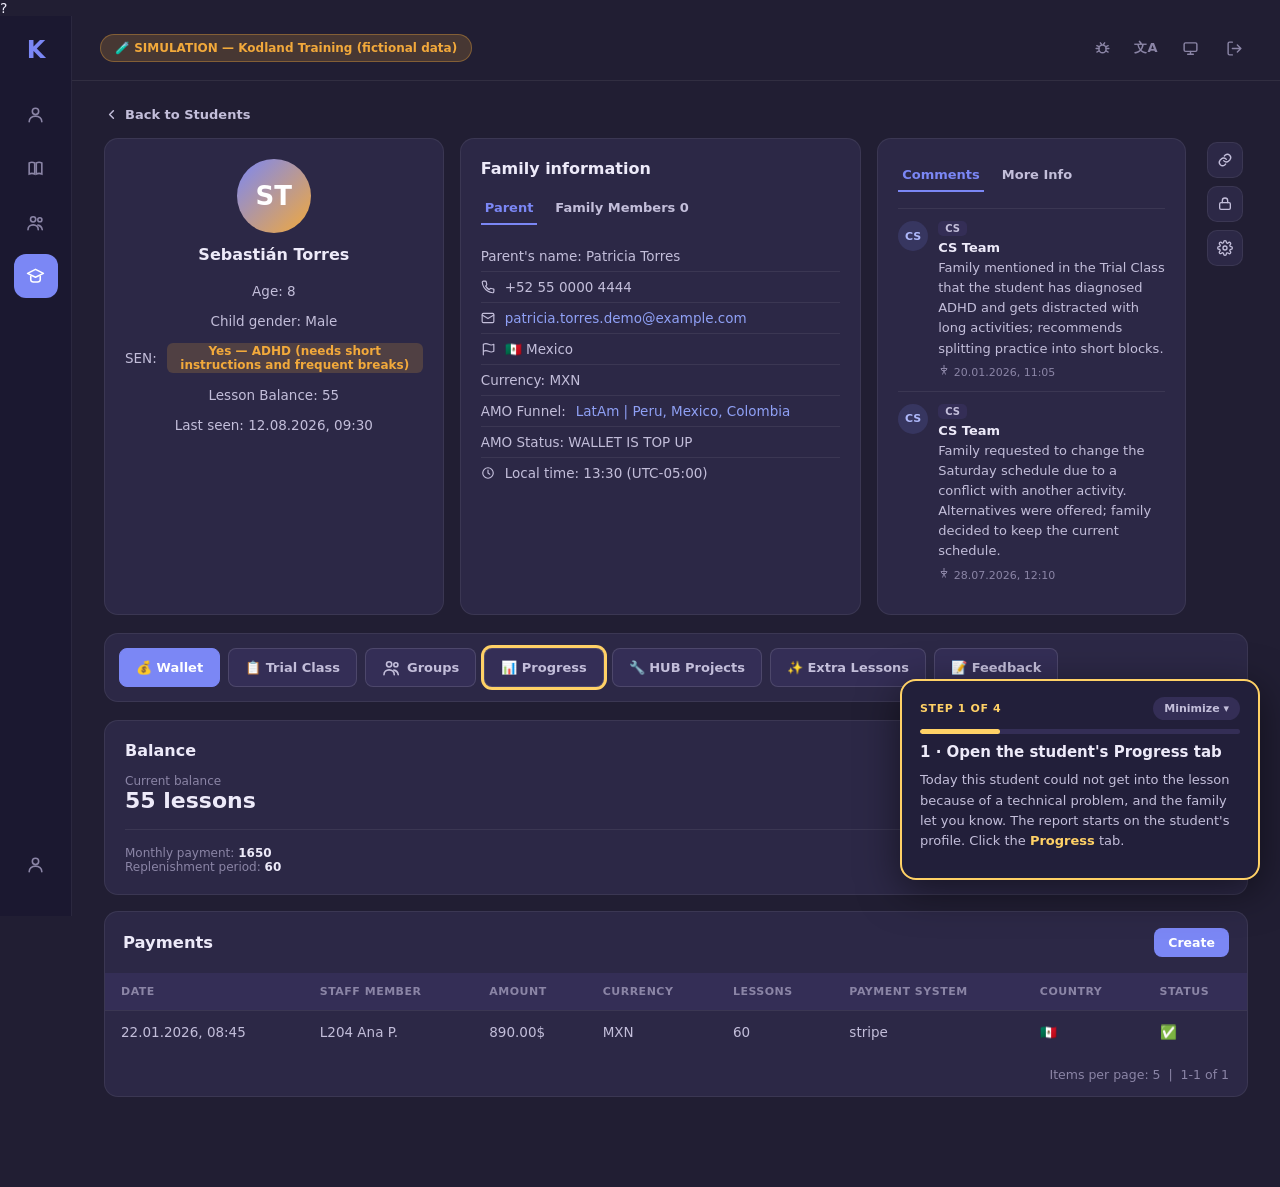
<file: Simulacion_BO_Evaluate.html>
?<!DOCTYPE html>
<html lang="en">
<head>
<meta charset="UTF-8">
<meta name="viewport" content="width=device-width, initial-scale=1.0">
<title>BO Simulation — Kodland Training</title>
<style>
:root{
  --bg:#211E33; --sidebar:#1B1830; --card:#2C2846; --card2:#342E56; --card3:#3A3460;
  --border:rgba(255,255,255,.07); --border2:rgba(255,255,255,.12);
  --text:#EDEAF9; --text2:#C3BEDA; --muted:#8B85A6;
  --accent:#7B87F5; --accent-d:#6067D8; --accent-bg:rgba(123,135,245,.15);
  --green:#34D399; --green-bg:rgba(52,211,153,.15);
  --orange:#F2A93B; --orange-bg:rgba(242,169,59,.18);
  --red:#F2716D; --red-bg:rgba(242,113,109,.15); --grey-bg:#413A66; --grey-t:#B4AFC9;
  --yellow:#F2D93B; --yellow-bg:rgba(242,217,59,.18);
  --r:14px; --rs:8px;
}
*{box-sizing:border-box;margin:0;padding:0}
body{background:var(--bg);color:var(--text);font-family:'Segoe UI',Inter,system-ui,sans-serif;min-height:100vh;font-size:14px}
button{font-family:inherit;cursor:pointer}
a{color:#8FA0F5;text-decoration:none;cursor:pointer}
a:hover{text-decoration:underline}
textarea,select,input{font-family:inherit}
.app{display:flex;min-height:100vh}
/* SIDEBAR */
.sidebar{width:72px;background:var(--sidebar);display:flex;flex-direction:column;align-items:center;padding:20px 0;flex-shrink:0;border-right:1px solid var(--border);position:sticky;top:0;height:100vh}
.side-logo{font-size:24px;font-weight:800;color:var(--accent);margin-bottom:28px;letter-spacing:-1px}
.side-icon{width:44px;height:44px;border-radius:12px;background:transparent;border:none;color:var(--muted);display:flex;align-items:center;justify-content:center;margin-bottom:10px;transition:all .15s;position:relative}
.side-icon:hover{background:var(--card2);color:var(--text)}
.side-icon.active{background:var(--accent);color:#fff}
.tour-hl{box-shadow:0 0 0 3px #FFD166 !important;animation:pulse 1.4s infinite;position:relative;z-index:30}
.side-icon.tour-hl::after{content:'';position:absolute;inset:-5px;border-radius:16px;border:2px solid #FFD166;box-shadow:0 0 0 4px rgba(255,209,102,.25);animation:pulse 1.4s infinite}
.mod-expand.tour-hl{border-radius:8px !important;box-shadow:0 0 0 3px #FFD166,0 0 0 7px rgba(255,209,102,.3) !important}
.tour-card.pos-left{right:auto;left:20px}
.side-bottom{margin-top:auto}
@keyframes pulse{0%,100%{opacity:1}50%{opacity:.5}}
/* MAIN */
.main{flex:1;display:flex;flex-direction:column;min-width:0}
.topbar{display:flex;align-items:center;justify-content:space-between;padding:14px 28px;border-bottom:1px solid var(--border)}
.sim-badge{background:var(--orange-bg);color:var(--orange);font-weight:700;font-size:12px;padding:6px 14px;border-radius:999px;border:1px solid rgba(242,169,59,.35)}
.topbar-right{display:flex;gap:8px}
.ticon{width:36px;height:36px;border-radius:10px;background:transparent;border:none;color:var(--muted);display:flex;align-items:center;justify-content:center}
.ticon:hover{background:var(--card2);color:var(--text)}
.content{flex:1;padding:26px 32px 90px;overflow-x:hidden}
h1.pagetitle{font-size:26px;font-weight:700;margin-bottom:18px}
/* CARDS / GRID */
.row3{display:grid;grid-template-columns:1.1fr 1.3fr 1fr;gap:16px;margin-bottom:18px;position:relative}
.row3-student{display:grid;grid-template-columns:1.1fr 1.3fr 1fr 46px;gap:16px;margin-bottom:18px}
.row2{display:grid;grid-template-columns:1fr 1fr;gap:16px;margin-bottom:18px}
@media(max-width:980px){.row3,.row2{grid-template-columns:1fr}.row3-student{grid-template-columns:1fr}}
.card{background:var(--card);border:1px solid var(--border);border-radius:var(--r);padding:20px}
.card h3{font-size:16px;font-weight:700;margin-bottom:14px;display:flex;align-items:center;gap:8px;justify-content:space-between;flex-wrap:wrap}
.profile-name{font-size:19px;font-weight:700;display:flex;align-items:center;gap:10px;margin-bottom:14px}
.field{display:flex;align-items:center;gap:10px;padding:7px 0;font-size:13.5px;color:var(--text2);border-bottom:1px solid var(--border)}
.field:last-child{border-bottom:none}
.field .ic{color:var(--muted);flex-shrink:0}
.tag-row{display:flex;flex-wrap:wrap;gap:8px;margin-top:12px}
.tag{background:var(--card2);border:1px solid var(--border2);color:var(--text2);font-size:12px;font-weight:600;padding:5px 12px;border-radius:999px}
.course-item{padding:12px 14px;background:var(--card2);border-radius:10px;margin-bottom:10px;font-size:13.5px;color:var(--text2)}
.course-item:last-child{margin-bottom:0}
.avail-banner{display:flex;align-items:center;gap:10px;background:var(--orange-bg);border:1px solid rgba(242,169,59,.3);border-radius:10px;padding:10px 14px;margin-bottom:14px}
.avail-banner .warn{color:var(--orange)}
.btn{border:none;border-radius:8px;padding:7px 14px;font-size:12.5px;font-weight:700;cursor:pointer}
.btn-orange{background:#8A6A2E;color:#FFE1A8}
.btn-green{background:#1E5A45;color:#7FE8BE}
.btn-accent{background:var(--accent);color:#fff}
.btn-accent:hover{background:var(--accent-d)}
.btn-ghost{background:transparent;border:1px solid var(--border2);color:var(--text2)}
.availrow{display:flex;justify-content:space-between;padding:6px 0;font-size:13.5px}
.availrow .day{color:var(--text2)}
.availrow .val{color:var(--muted);font-style:italic}
.availrow .val.set{background:var(--accent-bg);color:#AEB8FA;font-style:normal;padding:2px 10px;border-radius:999px;font-size:12px;font-weight:600}
/* TABS */
.tabs{display:flex;gap:6px;margin-bottom:18px;border-bottom:1px solid var(--border);flex-wrap:wrap}
.tab{padding:10px 18px;background:transparent;border:none;color:var(--text2);font-weight:700;font-size:13.5px;border-radius:8px 8px 0 0;position:relative;top:1px;display:flex;align-items:center;gap:6px}
.tab.active{background:var(--accent);color:#fff;border-radius:8px}
.subtabs{display:flex;gap:14px;margin-bottom:16px;flex-wrap:wrap}
.subtabs a.stlink{color:var(--text2);font-weight:700;font-size:13px;padding:8px 4px;border-bottom:2px solid transparent}
.subtabs a.stlink.active{color:var(--accent);border-color:var(--accent)}
/* TABLE */
.tablewrap{background:var(--card);border:1px solid var(--border);border-radius:var(--r);overflow:hidden;position:relative}
.tbl-toolbar{display:flex;gap:12px;padding:16px 18px;flex-wrap:wrap;align-items:center}
.tbl-input,.tbl-select{background:var(--card2);border:1px solid var(--border2);color:var(--text);padding:9px 12px;border-radius:8px;font-size:13px;min-width:160px}
table{width:100%;border-collapse:collapse}
thead th{text-align:left;font-size:11px;letter-spacing:.5px;text-transform:uppercase;color:var(--muted);padding:12px 16px;background:var(--card2);white-space:nowrap}
tbody td{padding:13px 16px;font-size:13.5px;color:var(--text2);border-top:1px solid var(--border);vertical-align:top}
tbody tr:hover{background:rgba(255,255,255,.02)}
tbody tr.clickable{cursor:pointer}
.pill{display:inline-block;padding:3px 12px;border-radius:999px;font-size:11.5px;font-weight:700}
.pill-green{background:var(--green-bg);color:var(--green)}
.pill-blue{background:var(--accent-bg);color:#AEB8FA}
.pill-grey{background:var(--grey-bg);color:var(--grey-t)}
.pill-orange{background:var(--orange-bg);color:var(--orange)}
.pill-red{background:var(--red-bg);color:var(--red)}
.pill-yellow{background:var(--yellow-bg);color:var(--yellow)}
.pill-pale{background:var(--card2);color:var(--muted);border:1px dashed var(--border2)}
.pill-click{cursor:pointer}
.pill-click:hover{filter:brightness(1.15)}
.progress-legend-ic{width:22px;height:22px;border-radius:50%;background:var(--card2);border:1px solid var(--border2);color:var(--text2);font-weight:800;font-size:12px;display:inline-flex;align-items:center;justify-content:center;cursor:pointer;margin-left:8px}
.progress-legend-ic:hover{background:var(--card3);color:#fff}
.legend-row{display:flex;align-items:center;gap:10px;padding:6px 0;font-size:13px;color:var(--text2)}
.legend-dot{width:14px;height:14px;border-radius:50%;flex-shrink:0}
/* OVAL PROGRESS/CHECK PILLS (match real BO) */
.oval-pill-wrap{display:flex;flex-direction:column;align-items:center;gap:4px}
.oval-pill-lbl{font-size:10.5px;color:var(--muted);font-weight:700}
.oval-pill{display:inline-flex;align-items:center;justify-content:center;gap:4px;min-width:64px;height:32px;padding:0 12px;border-radius:999px;font-size:12px;font-weight:800;white-space:nowrap}
.oval-pill.oval-click{cursor:pointer}
.oval-pill.oval-click:hover{filter:brightness(1.15)}
.oval-green{background:var(--green);color:#0b2a1f}
.oval-orange{background:var(--orange);color:#2a2205}
.oval-red{background:var(--red);color:#fff}
.oval-yellow{background:var(--yellow);color:#2a2205}
.oval-grey{background:var(--grey-bg);color:var(--grey-t)}
.oval-blue{background:var(--accent);color:#fff}
.oval-pale{background:#E9E7F5;color:#4A4570;border:1px solid rgba(255,255,255,.1)}
.progress-grid{margin-top:16px}
.progress-mod-row{display:flex;align-items:center;gap:18px;padding:14px 0;border-top:1px solid var(--border);flex-wrap:wrap}
.progress-mod-row:first-child{border-top:none}
.progress-mod-name{width:30px;font-weight:800;font-size:14px;color:var(--text2);flex-shrink:0}
.progress-mod-pills{display:flex;gap:14px;flex-wrap:wrap;flex:1}
.progress-mod-total{min-width:60px;text-align:right;font-size:13px;color:var(--text2);font-weight:700;flex-shrink:0}
/* FLOATING INLINE POPUP (attendance / lesson records) */
.floating-popup{position:fixed;z-index:900;background:var(--card);border:1px solid var(--border2);border-radius:12px;padding:10px;box-shadow:0 12px 34px rgba(0,0,0,.55);display:none}
.floating-popup .fp-row{display:flex;gap:6px}
.floating-popup button{border:none;border-radius:999px;padding:7px 13px;font-size:11.5px;font-weight:800;cursor:pointer;white-space:nowrap}
.floating-popup button:hover{filter:brightness(1.1)}
.floating-popup .fp-info{font-size:12.5px;color:var(--text2);display:flex;align-items:center;gap:14px;white-space:nowrap}
/* TOGGLE SWITCH */
.toggle-switch{position:relative;display:inline-block;width:36px;height:20px;flex-shrink:0}
.toggle-switch input{opacity:0;width:0;height:0}
.toggle-slider{position:absolute;cursor:pointer;inset:0;background:var(--card2);border:1px solid var(--border2);border-radius:999px;transition:.2s}
.toggle-slider::before{content:'';position:absolute;height:14px;width:14px;left:2px;top:2px;background:#fff;border-radius:50%;transition:.2s}
.toggle-switch input:checked + .toggle-slider{background:var(--accent);border-color:var(--accent)}
.toggle-switch input:checked + .toggle-slider::before{transform:translateX(16px)}
/* GROUP STUDENTS/CHECK TABLE (module-grouped columns) */
.grp-students-table{width:100%;border-collapse:collapse}
.grp-students-table th{text-align:left;padding:8px 10px;font-size:11.5px;color:var(--muted);font-weight:700;white-space:nowrap}
.grp-students-table .mod-header-row th{color:var(--text2);font-size:13px;font-weight:800;border-bottom:none;padding-bottom:2px}
.grp-students-table td{padding:10px;vertical-align:top;border-top:1px solid var(--border)}
.grp-student-cell b{display:block;font-size:13.5px}
.grp-student-cell span{font-size:11.5px;color:var(--muted)}
.grp-student-badges{display:flex;gap:6px;margin-top:6px;flex-wrap:wrap}
.grp-sqbtn{width:32px;height:32px;border-radius:8px;background:transparent;border:1px solid var(--accent);color:var(--accent);display:flex;align-items:center;justify-content:center;cursor:pointer;margin-bottom:6px}
.grp-sqbtn:hover{background:var(--accent);color:#fff}
/* GROUP DETAIL */
.grp-header{display:grid;grid-template-columns:1.5fr 1fr;gap:16px;margin-bottom:18px}
@media(max-width:900px){.grp-header{grid-template-columns:1fr}}
.grp-info-cols{display:grid;grid-template-columns:1fr 1fr;gap:0 24px;margin-top:14px}
.grp-info-row{display:flex;justify-content:space-between;gap:10px;padding:7px 0;font-size:13px;color:var(--text2);border-bottom:1px solid var(--border)}
.grp-info-row b{color:var(--text);font-weight:700}
.grp-stat{display:inline-flex;align-items:center;gap:5px;background:var(--card2);border:1px solid var(--border2);border-radius:999px;padding:4px 12px;font-size:12px;color:var(--text2);font-weight:700}
.grp-comment-empty{color:var(--muted);font-size:13px;text-align:center;padding:30px 0}
.grp-icbtn{width:30px;height:30px;border-radius:8px;background:var(--card2);border:1px solid var(--border2);color:var(--text2);display:inline-flex;align-items:center;justify-content:center;cursor:pointer;font-size:14px}
.grp-icbtn:hover{background:var(--card3);color:#fff}
.grp-addbtn{width:30px;height:30px;border-radius:8px;background:var(--accent);color:#fff;border:none;font-size:18px;font-weight:800;cursor:pointer;line-height:1}
.grp-students-row{display:flex;align-items:center;gap:14px;padding:14px 16px;border-top:1px solid var(--border);flex-wrap:wrap}
.grp-student-name{min-width:190px}
.grp-student-name b{display:block;font-size:13.5px}
.grp-student-name span{font-size:11.5px;color:var(--muted)}
.check-legend{display:flex;flex-wrap:wrap;gap:14px;padding:12px 16px;font-size:12px;color:var(--text2);border-bottom:1px solid var(--border)}
.check-legend span{display:inline-flex;align-items:center;gap:5px}
.check-dot{width:10px;height:10px;border-radius:50%;display:inline-block}
.tbl-foot{display:flex;justify-content:flex-end;align-items:center;gap:14px;padding:14px 18px;font-size:12.5px;color:var(--muted)}
.filterbtn{position:absolute;top:16px;right:18px;width:36px;height:36px;border-radius:50%;background:var(--accent);color:#fff;border:none;display:flex;align-items:center;justify-content:center}
.empty-row td{text-align:center;color:var(--muted);padding:26px;font-style:italic}
/* SCHEDULE */
.sched-nav{display:flex;justify-content:center;align-items:center;gap:14px;margin-bottom:6px}
.sched-range{text-align:center;color:var(--accent);font-size:12.5px;margin-bottom:16px}
.arrowbtn{width:34px;height:34px;border-radius:50%;border:1px solid var(--border2);background:transparent;color:var(--accent);display:flex;align-items:center;justify-content:center}
.gridcal{display:grid;grid-template-columns:70px repeat(7,1fr);border-top:1px solid var(--border);border-left:1px solid var(--border)}
.gridcal .hd{padding:10px 6px;text-align:center;font-size:12px;font-weight:700;color:var(--text2);border-right:1px solid var(--border);border-bottom:1px solid var(--border);background:var(--card2)}
.gridcal .hourlbl{padding:4px 8px;font-size:11px;color:var(--muted);border-right:1px solid var(--border);border-bottom:1px solid var(--border);height:52px}
.gridcal .cell{border-right:1px solid var(--border);border-bottom:1px solid var(--border);height:52px;position:relative}
.evt{position:absolute;inset:2px;border-radius:8px;padding:5px 7px;font-size:10.5px;font-weight:700;line-height:1.3;overflow:hidden;cursor:pointer}
.evt.avail{background:rgba(52,211,153,.18);color:#7FE8BE;border:1px solid rgba(52,211,153,.35)}
.evt.lesson{background:var(--accent);color:#fff}
.evt.lesson:hover{background:var(--accent-d)}
/* RATING + INFO TOOLTIP */
.badge-status{display:inline-block;padding:4px 14px;border-radius:999px;font-size:12px;font-weight:700}
.ratrow{display:flex;align-items:center;justify-content:space-between;padding:11px 0;border-top:1px solid var(--border)}
.ratrow:first-of-type{border-top:none}
.ratrow .lbl{color:var(--text2);font-size:13.5px;display:flex;align-items:center;gap:6px}
.ratrow .num{display:flex;align-items:center;gap:12px}
.ratrow .num b{font-size:14px}
.retperiod{background:var(--card2);border-radius:10px;padding:16px;text-align:center}
.retperiod .t{font-weight:700;font-size:13.5px;margin-bottom:8px;display:flex;align-items:center;justify-content:center;gap:6px}
.retperiod .v{font-size:20px;font-weight:800;margin-bottom:6px}
.info-wrap{position:relative;display:inline-flex;cursor:help}
.info-ic{width:15px;height:15px;border-radius:50%;background:var(--card3);color:var(--muted);font-size:10px;display:flex;align-items:center;justify-content:center;font-weight:800}
.info-pop{display:none;position:absolute;left:0;top:22px;background:#fff;color:#2a2540;border-radius:8px;padding:11px 14px;font-size:12px;font-weight:600;line-height:1.7;box-shadow:0 8px 24px rgba(0,0,0,.4);white-space:normal;width:230px;z-index:80;text-align:left}
.info-wrap:hover .info-pop{display:block}
.info-pop .def{display:block;font-weight:700;color:#413A66;margin-bottom:6px;border-bottom:1px solid #eee;padding-bottom:6px}
/* STUDENT DETAIL */
.avatar-circle{width:74px;height:74px;border-radius:50%;background:linear-gradient(135deg,#7B87F5,#F2A93B);display:flex;align-items:center;justify-content:center;font-size:26px;font-weight:800;color:#fff;margin:0 auto 12px}
.comment{display:flex;gap:10px;padding:12px 0;border-top:1px solid var(--border)}
.comment:first-child{border-top:none}
.cavatar{width:30px;height:30px;border-radius:50%;background:var(--accent-bg);color:#AEB8FA;font-size:11px;font-weight:800;display:flex;align-items:center;justify-content:center;flex-shrink:0}
.croletag{font-size:10px;font-weight:800;background:var(--card2);color:var(--text2);padding:2px 7px;border-radius:5px;margin-bottom:4px;display:inline-block}
.cname{font-weight:700;font-size:13px;margin-bottom:3px}
.ctext{font-size:13px;color:var(--text2);line-height:1.55}
.ctime{font-size:11px;color:var(--muted);margin-top:5px}
.senflag{background:var(--orange-bg);color:var(--orange);font-weight:700;padding:1px 8px;border-radius:6px;font-size:12px}
.detail-tabs{display:flex;gap:8px;flex-wrap:wrap;background:var(--card);border:1px solid var(--border);border-radius:var(--r);padding:14px;margin-bottom:18px}
.dtab{padding:9px 16px;border-radius:8px;border:1px solid var(--border2);background:var(--card2);color:var(--text2);font-weight:700;font-size:13px;display:flex;align-items:center;gap:6px}
.dtab.active{background:var(--accent);color:#fff;border-color:var(--accent)}
.balance-box{display:flex;align-items:center;justify-content:space-between;flex-wrap:wrap;gap:14px}
.balance-num{font-size:22px;font-weight:800}
.toggle{width:42px;height:24px;background:var(--accent);border-radius:999px;position:relative;display:inline-block}
.toggle::after{content:'';position:absolute;right:3px;top:3px;width:18px;height:18px;border-radius:50%;background:#fff}
.autopay-row{display:flex;justify-content:space-between;align-items:center;margin-top:16px;padding-top:16px;border-top:1px solid var(--border);flex-wrap:wrap;gap:10px}
.backlink{display:inline-flex;align-items:center;gap:6px;color:var(--text2);font-size:13px;font-weight:700;margin-bottom:16px}
.side-actions{display:flex;flex-direction:column;gap:8px;align-items:center;padding-top:4px}
.side-actions button{width:36px;height:36px;border-radius:10px;background:var(--card);border:1px solid var(--border);color:var(--text2);display:flex;align-items:center;justify-content:center}
.side-actions button:hover{background:var(--card2);color:var(--text)}
/* COURSE DETAIL */
.course-head{display:flex;gap:24px;flex-wrap:wrap;margin-bottom:18px}
.course-head-emoji{width:120px;height:100px;border-radius:14px;background:linear-gradient(135deg,#2E2A4D,#3A3460);display:flex;align-items:center;justify-content:center;font-size:48px;flex-shrink:0}
.course-badges{display:flex;gap:10px;margin-bottom:14px}
.badge-active{background:var(--green-bg);color:var(--green);font-weight:700;padding:5px 16px;border-radius:8px;font-size:13px}
.badge-type{background:var(--orange-bg);color:var(--orange);font-weight:700;padding:5px 16px;border-radius:8px;font-size:13px;text-transform:capitalize}
.modtable td{cursor:default}
.mod-expand{background:var(--accent-bg);color:#AEB8FA;border:none;width:30px;height:30px;border-radius:50%;display:flex;align-items:center;justify-content:center}
.lesson-row td{background:rgba(255,255,255,.015)}
.bug-ic{color:var(--orange);cursor:pointer;display:inline-flex}
.bug-ic:hover{color:#ffcf8a}
/* MODALS */
.modal-back{display:none;position:fixed;inset:0;background:rgba(0,0,0,.6);z-index:500;align-items:center;justify-content:center;padding:16px}
.modal-box{background:var(--card);border:1px solid var(--border2);border-radius:16px;padding:26px;width:min(480px,94vw);max-height:88vh;overflow-y:auto}
.modal-box h3{font-size:17px;margin-bottom:16px;display:flex;justify-content:space-between;align-items:center}
.modal-box label{display:block;font-size:12.5px;font-weight:700;color:var(--text2);margin-bottom:6px;margin-top:14px}
.modal-box label:first-of-type{margin-top:0}
.modal-box select,.modal-box textarea{width:100%;background:var(--card2);border:1px solid var(--border2);color:var(--text);padding:10px 12px;border-radius:8px;font-size:13.5px}
.modal-box textarea{min-height:90px;resize:vertical}
.modal-actions{display:flex;justify-content:space-between;align-items:center;margin-top:20px}
.evalentry{background:var(--card2);border-radius:10px;padding:14px 16px;margin-top:12px;font-size:13px;color:var(--text2);line-height:1.7}
.evalentry b{color:var(--text)}
/* TOUR — corner widget so it doesn't cover page content */
.tour-card{position:fixed;bottom:20px;right:20px;width:min(360px,90vw);background:#221F3A;border:2px solid #FFD166;border-radius:16px;padding:16px 18px;box-shadow:0 10px 40px rgba(0,0,0,.5);z-index:999;display:flex;flex-direction:column;gap:9px;max-height:70vh;overflow-y:auto}
.tour-top{display:flex;justify-content:space-between;align-items:center;gap:10px}
.tour-step{font-size:11px;font-weight:800;letter-spacing:.6px;text-transform:uppercase;color:#FFD166}
.tour-x{background:var(--card2);border:none;color:var(--text2);font-size:11px;font-weight:800;padding:5px 11px;border-radius:999px;white-space:nowrap}
.tour-x:hover{background:var(--card3);color:#fff}
.tour-title{font-size:15px;font-weight:800}
.tour-body{font-size:13px;color:var(--text2);line-height:1.55}
.tour-body b{color:#FFD166}
.tour-progress{height:5px;background:var(--card2);border-radius:999px;overflow:hidden}
.tour-progress i{display:block;height:100%;background:#FFD166;border-radius:999px;transition:width .3s}
.tour-actions{display:flex;justify-content:flex-end;align-items:center;margin-top:2px}
.tour-next{background:#FFD166;color:#2a2205;border:none;border-radius:8px;padding:9px 18px;font-weight:800;font-size:13px}
.toast{position:fixed;top:20px;left:50%;transform:translateX(-50%);background:#2C2846;border:1px solid var(--accent);color:var(--text);padding:12px 20px;border-radius:10px;font-size:13.5px;z-index:1000;box-shadow:0 8px 26px rgba(0,0,0,.4);max-width:440px;text-align:center}
.reflect{background:var(--accent-bg);border:1px solid rgba(123,135,245,.35);border-radius:12px;padding:16px 18px;margin-top:16px;font-size:13.5px;color:#D6DCFC;line-height:1.6}
/* COMPLETION CELEBRATION */
.celebrate-back{display:none;position:fixed;inset:0;background:rgba(10,8,25,.72);z-index:2000;align-items:center;justify-content:center;padding:16px}
.confetti-piece{position:fixed;top:-24px;width:10px;height:16px;opacity:.95;z-index:2001;animation:confetti-fall linear forwards;pointer-events:none}
@keyframes confetti-fall{0%{transform:translateY(0) rotate(0deg);opacity:1}100%{transform:translateY(108vh) rotate(560deg);opacity:.85}}
.celebrate-box{position:relative;z-index:2002;background:linear-gradient(160deg,#221F3A,#2C2750);border:2px solid #FFD166;border-radius:22px;padding:40px 34px;width:min(560px,94vw);max-height:86vh;overflow-y:auto;text-align:center;box-shadow:0 20px 70px rgba(0,0,0,.6);animation:celebrate-pop .45s cubic-bezier(.25,1.4,.4,1)}
@keyframes celebrate-pop{0%{transform:scale(.7);opacity:0}100%{transform:scale(1);opacity:1}}
.celebrate-emoji{font-size:56px;line-height:1;margin-bottom:10px}
.celebrate-title{font-size:24px;font-weight:800;color:#FFD166;margin-bottom:14px}
.celebrate-text{font-size:14.5px;line-height:1.7;color:#E5E8FF}
.celebrate-close{margin-top:24px;background:#FFD166;color:#221F3A;border:none;font-weight:800;padding:12px 26px;border-radius:999px;font-size:14px}
.celebrate-close:hover{filter:brightness(1.06)}
/* INTRO SCREEN */
.introgate{position:fixed;inset:0;background:var(--bg);z-index:1001;overflow-y:auto;padding:50px 20px}
.introwrap{max-width:680px;margin:0 auto}
.intro-eyebrow{color:var(--accent);font-weight:800;font-size:12.5px;text-transform:uppercase;letter-spacing:1px;margin-bottom:10px}
.introwrap h1{font-size:32px;margin-bottom:16px}
.introwrap>p.lead{color:var(--text2);font-size:15.5px;line-height:1.75;margin-bottom:30px}
.intro-item{display:flex;gap:16px;background:var(--card);border:1px solid var(--border);border-radius:14px;padding:18px 20px;margin-bottom:14px}
.intro-num{width:34px;height:34px;border-radius:50%;background:var(--accent);color:#fff;font-weight:800;display:flex;align-items:center;justify-content:center;flex-shrink:0}
.intro-item h4{font-size:15.5px;margin-bottom:6px}
.intro-item p{font-size:13.5px;color:var(--text2);line-height:1.6}
.intro-cta{display:block;width:100%;margin-top:28px;background:var(--accent);color:#fff;border:none;border-radius:999px;padding:16px 28px;font-weight:800;font-size:16px}
.intro-cta:hover{background:var(--accent-d)}
.intro-note{text-align:center;color:var(--muted);font-size:12.5px;margin-top:14px}
</style>
</head>
<body>

<div class="introgate" id="introgate" style="display:none">
  <div class="introwrap">
    <div class="intro-eyebrow">🎓 BO Simulation</div>
    <h1>Learn to get to know your students in BO before starting the lesson! 🖥️✨</h1>
    <button class="intro-cta" onclick="startTour()">🚀 Start the guided walkthrough</button>
  </div>
</div>

<div class="app">
  <aside class="sidebar" id="sidebar">
    <div class="side-logo">K</div>
    <button class="side-icon" data-page="profile" title="Profile" onclick="goPage('profile')"></button>
    <button class="side-icon" data-page="courses" title="Courses" onclick="goPage('courses')"></button>
    <button class="side-icon" data-page="groups" title="Groups" onclick="goPage('groups')"></button>
    <button class="side-icon" data-page="students" title="Students" onclick="goPage('students')"></button>
    <div class="side-bottom">
      <button class="side-icon" title="My account"></button>
    </div>
  </aside>

  <div class="main">
    <header class="topbar">
      <span class="sim-badge">🧪 SIMULATION — Kodland Training (fictional data)</span>
      <div class="topbar-right">
        <button class="ticon" title="Report an issue"></button>
        <button class="ticon" title="Language"></button>
        <button class="ticon" title="Device mode"></button>
        <button class="ticon" title="Log out" onclick="location.reload()"></button>
      </div>
    </header>
    <main class="content" id="content"></main>
  </div>
</div>

<div class="tour-card" id="tourCard" style="display:none">
  <div class="tour-top">
    <span class="tour-step" id="tourStepLbl">Step 1</span>
    <button class="tour-x" onclick="minimizeTour()" title="Minimize the walkthrough">Minimize ▾</button>
  </div>
  <div class="tour-progress"><i id="tourBar" style="width:3%"></i></div>
  <div class="tour-title" id="tourTitle"></div>
  <div class="tour-body" id="tourBody"></div>
  <div class="tour-actions">
    <button class="tour-next" id="tourNextBtn" onclick="nextStep()">Next →</button>
  </div>
</div>
<button id="tourReopenBtn" onclick="reopenTour()" style="display:none;position:fixed;bottom:20px;right:20px;background:#FFD166;color:#2a2205;border:none;border-radius:999px;padding:12px 20px;font-weight:800;font-size:13px;z-index:999;box-shadow:0 8px 26px rgba(0,0,0,.4)">📍 Resume guided walkthrough</button>
<div class="floating-popup" id="floatingPopup"></div>
<div class="celebrate-back" id="celebrateBack">
  <div class="celebrate-box">
    <div class="celebrate-emoji">🎉</div>
    <div class="celebrate-title">Report sent!</div>
    <div class="celebrate-text">You now know how to report a technical issue in BO: the problem kind (Technical issue, please, get in touch with the student), the group, and a comment with the facts — what failed, when, the message or banner, what you tried and the family's own words. The earlier Client Service sees it, the sooner someone can get in touch with the family. Feel free to keep exploring this replica on your own.</div>
    <button class="celebrate-close" onclick="closeCelebration()">Keep exploring →</button>
  </div>
</div>

<script>
/* ---------- ICONS ---------- */
const ICONS = {
 person:'<svg width="19" height="19" viewBox="0 0 24 24" fill="none" stroke="currentColor" stroke-width="2" stroke-linecap="round"><circle cx="12" cy="8" r="4"/><path d="M4 21c0-4 3.5-7 8-7s8 3 8 7"/></svg>',
 book:'<svg width="19" height="19" viewBox="0 0 24 24" fill="none" stroke="currentColor" stroke-width="2" stroke-linecap="round"><path d="M4 5c2-1 5-1 7 0v14c-2-1-5-1-7 0V5Z"/><path d="M20 5c-2-1-5-1-7 0v14c2-1 5-1 7 0V5Z"/></svg>',
 users:'<svg width="19" height="19" viewBox="0 0 24 24" fill="none" stroke="currentColor" stroke-width="2" stroke-linecap="round"><circle cx="9" cy="8" r="3.3"/><path d="M2.5 21c0-3.5 3-6 6.5-6s6.5 2.5 6.5 6"/><circle cx="17.5" cy="8.5" r="2.6"/><path d="M15 15.3c2.7.4 4.8 2.3 5.5 5.7"/></svg>',
 grad:'<svg width="19" height="19" viewBox="0 0 24 24" fill="none" stroke="currentColor" stroke-width="2" stroke-linejoin="round"><path d="M12 3 2 8l10 5 10-5-10-5Z"/><path d="M6 11v5c0 1.7 2.7 3 6 3s6-1.3 6-3v-5"/></svg>',
 bug:'<svg width="17" height="17" viewBox="0 0 24 24" fill="none" stroke="currentColor" stroke-width="2" stroke-linecap="round"><rect x="7" y="7" width="10" height="11" rx="5"/><path d="M9 4l1.5 2M15 4l-1.5 2M3 12h4M17 12h4M4 17l3-1.5M20 17l-3-1.5M4 8l3 1.5M20 8l-3 1.5"/></svg>',
 lang:'<span style="font-size:13px;font-weight:800">文A</span>',
 monitor:'<svg width="17" height="17" viewBox="0 0 24 24" fill="none" stroke="currentColor" stroke-width="2" stroke-linecap="round" stroke-linejoin="round"><rect x="3" y="4" width="18" height="12" rx="2"/><path d="M8 20h8M12 16v4"/></svg>',
 logout:'<svg width="17" height="17" viewBox="0 0 24 24" fill="none" stroke="currentColor" stroke-width="2" stroke-linecap="round" stroke-linejoin="round"><path d="M9 21H5a2 2 0 0 1-2-2V5a2 2 0 0 1 2-2h4"/><path d="M16 17l5-5-5-5M21 12H9"/></svg>',
 filter:'<svg width="15" height="15" viewBox="0 0 24 24" fill="none" stroke="currentColor" stroke-width="2.2" stroke-linecap="round" stroke-linejoin="round"><path d="M3 5h18l-7 9v5l-4 2v-7L3 5Z"/></svg>',
 mail:'<svg width="14" height="14" viewBox="0 0 24 24" fill="none" stroke="currentColor" stroke-width="2" stroke-linecap="round" stroke-linejoin="round"><rect x="2" y="4" width="20" height="16" rx="2"/><path d="m2 7 10 6 10-6"/></svg>',
 phone:'<svg width="14" height="14" viewBox="0 0 24 24" fill="none" stroke="currentColor" stroke-width="2" stroke-linecap="round" stroke-linejoin="round"><path d="M22 16.9v3a2 2 0 0 1-2.2 2 19.8 19.8 0 0 1-8.6-3 19.5 19.5 0 0 1-6-6 19.8 19.8 0 0 1-3-8.7A2 2 0 0 1 4.1 2h3a2 2 0 0 1 2 1.7c.1 1.1.4 2.2.7 3.2a2 2 0 0 1-.5 2.1L8 10.5a16 16 0 0 0 6 6l1.5-1.5a2 2 0 0 1 2-.5c1 .3 2.1.6 3.2.7a2 2 0 0 1 1.7 2Z"/></svg>',
 flag:'<svg width="14" height="14" viewBox="0 0 24 24" fill="none" stroke="currentColor" stroke-width="2" stroke-linecap="round" stroke-linejoin="round"><path d="M4 22V4c3-1.5 6-1.5 9 0s6 1.5 9 0v12c-3 1.5-6 1.5-9 0s-6-1.5-9 0Z"/></svg>',
 globe:'<svg width="14" height="14" viewBox="0 0 24 24" fill="none" stroke="currentColor" stroke-width="2"><circle cx="12" cy="12" r="9"/><path d="M3 12h18M12 3a15 15 0 0 1 0 18 15 15 0 0 1 0-18Z"/></svg>',
 clock:'<svg width="14" height="14" viewBox="0 0 24 24" fill="none" stroke="currentColor" stroke-width="2" stroke-linecap="round" stroke-linejoin="round"><circle cx="12" cy="12" r="9"/><path d="M12 7v5l3 2"/></svg>',
 pencil:'<svg width="15" height="15" viewBox="0 0 24 24" fill="none" stroke="currentColor" stroke-width="2" stroke-linecap="round" stroke-linejoin="round"><path d="M12 20h9"/><path d="M16.5 3.5a2.1 2.1 0 0 1 3 3L7 19l-4 1 1-4Z"/></svg>',
 pin:'<svg width="12" height="12" viewBox="0 0 24 24" fill="none" stroke="currentColor" stroke-width="2"><path d="M12 2v9M9 21l3-8 3 8M6 9h12l-2 4H8L6 9Z"/></svg>',
 back:'<svg width="15" height="15" viewBox="0 0 24 24" fill="none" stroke="currentColor" stroke-width="2.4" stroke-linecap="round" stroke-linejoin="round"><path d="M15 18l-6-6 6-6"/></svg>',
 arrow:'<svg width="15" height="15" viewBox="0 0 24 24" fill="none" stroke="currentColor" stroke-width="2.4" stroke-linecap="round" stroke-linejoin="round"><path d="M9 18l6-6-6-6"/></svg>',
 link:'<svg width="16" height="16" viewBox="0 0 24 24" fill="none" stroke="currentColor" stroke-width="2" stroke-linecap="round" stroke-linejoin="round"><path d="M10 13a5 5 0 0 0 7.5.5l2-2a5 5 0 0 0-7-7l-1.5 1.5"/><path d="M14 11a5 5 0 0 0-7.5-.5l-2 2a5 5 0 0 0 7 7l1.5-1.5"/></svg>',
 lock:'<svg width="16" height="16" viewBox="0 0 24 24" fill="none" stroke="currentColor" stroke-width="2" stroke-linecap="round" stroke-linejoin="round"><rect x="4" y="10" width="16" height="10" rx="2"/><path d="M8 10V7a4 4 0 0 1 8 0v3"/></svg>',
 gear:'<svg width="16" height="16" viewBox="0 0 24 24" fill="none" stroke="currentColor" stroke-width="2" stroke-linecap="round" stroke-linejoin="round"><circle cx="12" cy="12" r="3"/><path d="M19.4 15a1.7 1.7 0 0 0 .3 1.9l.1.1a2 2 0 1 1-2.8 2.8l-.1-.1a1.7 1.7 0 0 0-1.9-.3 1.7 1.7 0 0 0-1 1.5V21a2 2 0 1 1-4 0v-.1a1.7 1.7 0 0 0-1-1.6 1.7 1.7 0 0 0-1.9.3l-.1.1a2 2 0 1 1-2.8-2.8l.1-.1a1.7 1.7 0 0 0 .3-1.9 1.7 1.7 0 0 0-1.5-1H3a2 2 0 1 1 0-4h.1a1.7 1.7 0 0 0 1.6-1 1.7 1.7 0 0 0-.3-1.9l-.1-.1a2 2 0 1 1 2.8-2.8l.1.1a1.7 1.7 0 0 0 1.9.3H9a1.7 1.7 0 0 0 1-1.5V3a2 2 0 1 1 4 0v.1a1.7 1.7 0 0 0 1 1.5 1.7 1.7 0 0 0 1.9-.3l.1-.1a2 2 0 1 1 2.8 2.8l-.1.1a1.7 1.7 0 0 0-.3 1.9V9a1.7 1.7 0 0 0 1.5 1H21a2 2 0 1 1 0 4h-.1a1.7 1.7 0 0 0-1.5 1Z"/></svg>',
 star:'<svg width="14" height="14" viewBox="0 0 24 24" fill="currentColor"><path d="M12 2l3.1 6.3 7 1-5 4.9 1.2 6.9L12 17.8 5.7 21.1 6.9 14.2l-5-4.9 7-1L12 2Z"/></svg>',
 chevdown:'<svg width="14" height="14" viewBox="0 0 24 24" fill="none" stroke="currentColor" stroke-width="2.4" stroke-linecap="round" stroke-linejoin="round"><path d="M6 9l6 6 6-6"/></svg>',
 calendar:'<svg width="17" height="17" viewBox="0 0 24 24" fill="none" stroke="currentColor" stroke-width="2" stroke-linecap="round" stroke-linejoin="round"><rect x="3" y="5" width="18" height="16" rx="2"/><path d="M3 10h18M8 3v4M16 3v4"/></svg>',
 checklist:'<svg width="17" height="17" viewBox="0 0 24 24" fill="none" stroke="currentColor" stroke-width="2" stroke-linecap="round" stroke-linejoin="round"><rect x="3" y="4" width="18" height="17" rx="2"/><path d="M7 9h10M7 13h10M7 17h6"/></svg>',
};
document.querySelector('[data-page="profile"]').innerHTML = ICONS.person;
document.querySelector('[data-page="courses"]').innerHTML = ICONS.book;
document.querySelector('[data-page="groups"]').innerHTML = ICONS.users;
document.querySelector('[data-page="students"]').innerHTML = ICONS.grad;
document.querySelectorAll('.ticon')[0].innerHTML = ICONS.bug;
document.querySelectorAll('.ticon')[1].innerHTML = ICONS.lang;
document.querySelectorAll('.ticon')[2].innerHTML = ICONS.monitor;
document.querySelectorAll('.ticon')[3].innerHTML = ICONS.logout;
document.querySelector('.side-bottom .side-icon').innerHTML = ICONS.person;

/* ---------- FAKE DATA (100% fictional, for training purposes only) ---------- */
const TEACHER = {
  name:'Camila Reyes', status:'Active', email:'c.reyes.demo@kodland.team', phone:'+57 300 000 0000',
  country:'🇨🇴 Colombia', telegram:'@Camila_Reyes_demo', region:'LatAm', tz:'America/Bogota (UTC-05:00)',
  extra:'Assigned to: Demo Team', tags:['Micro-group','Small group','Regular group','+2 more']
};
const COURSES = [
 {id:1200,title:'[1200] Python Programming [2025][8-9][60 min][40L][LatAm][in progress]',branch:'LatAm',active:'Yes',lessons:40,date:'12.03.2026'},
 {id:1450,title:'[1450] Graphic Design [2025][6-7][60 min][30L][LatAm][in progress]',branch:'LatAm',active:'Yes',lessons:30,date:'02.02.2026'},
 {id:1330,title:'[1330] Creative Minecraft [2025][5-7][40 min][60L][LatAm][in progress]',branch:'LatAm',active:'Yes',lessons:60,date:'19.01.2026'},
];
const COURSE_DETAIL = {
 1200:{emoji:'🐍',type:'coding',branch:'LatAm',language:'Spanish',courseType:'Paid courses',lessonsCount:40,modulesCount:10,courseGroup:'Python',courseSet:'—',excluded:'No',certificate:'LATAM_Python_Level1_1200',intCert:'—',
   modules:[
     {id:3900,num:1,title:'M1. First steps',lessons:[
        {id:38871,num:1,title:'M1.L1 Introduction',topic:'Introduction to the Python course',type:'DEFAULT_LESSON'},
        {id:38872,num:2,title:'M1.L2 Variables',topic:'Storing information in the program',type:'DEFAULT_LESSON'},
     ]},
     {id:3904,num:5,title:'M5. Loops and conditionals',lessons:[
        {id:39011,num:11,title:'M5.L11 Nested conditionals',topic:'Making decisions within decisions',type:'DEFAULT_LESSON'},
        {id:39012,num:12,title:'M5.L12 Loops and conditionals',topic:'Repeating actions with for and while',type:'DEFAULT_LESSON'},
     ]},
   ]},
 1450:{emoji:'🎨',type:'creativity',branch:'LatAm',language:'Spanish',courseType:'Paid courses',lessonsCount:30,modulesCount:8,courseGroup:'Design',courseSet:'—',excluded:'No',certificate:'LATAM_Design_Level1_1450',intCert:'—',
   modules:[{id:9001,num:1,title:'M1. Design fundamentals',lessons:[{id:91001,num:1,title:'M1.L1 Introduction to design',topic:'What graphic design is',type:'DEFAULT_LESSON'}]}]},
 1330:{emoji:'🧱',type:'coding',branch:'LatAm',language:'Spanish',courseType:'Paid courses',lessonsCount:60,modulesCount:12,courseGroup:'Minecraft',courseSet:'—',excluded:'No',certificate:'LATAM_Minecraft_Level1_1330',intCert:'—',
   modules:[{id:9101,num:1,title:'M1. My first world',lessons:[{id:91101,num:1,title:'M1.L1 Introduction to Minecraft',topic:'Exploring creative mode',type:'DEFAULT_LESSON'}]}]},
};
const LESSON_ASSIGNMENTS = {
 39012:{inClass:[{num:1,title:'Challenge: loop counter',type:'Project',score:100}],homework:[{num:1,title:'Homework: multiplication table with for',type:'Project',score:100}],guides:[{id:75427,title:'Lesson manual'},{id:75428,title:'Presentation'}]},
};
const DEFAULT_ASSIGNMENTS = {inClass:[],homework:[],guides:[{id:70000,title:'Lesson manual'}]};
const TEACHER_GROUPS = [
 {name:'PRM_DEMO_MA-01',course:'[1200] Python Programming',students:'3/3',sched:'Tu, Th 14:00',start:'05.02.2026',nextDate:'20.08.2026',next:'M5L12. Loops and conditionals',status:'Active'},
 {name:'DEMO_MI-02',course:'[1450] Graphic Design',students:'2/2',sched:'We 16:00',start:'12.03.2026',nextDate:'19.08.2026',next:'M3L8. Composition and color',status:'Active'},
 {name:'PRM_DEMO_SA-03',course:'[1330] Creative Minecraft',students:'4/4',sched:'Sa 09:00',start:'22.01.2026',nextDate:'22.08.2026',next:'M6L15. My first video game',status:'Active'},
];
const AVAILABILITY = [
 ['Monday',null],['Tuesday','14:00-18:00'],['Wednesday',null],['Thursday','14:00-18:00'],
 ['Friday',null],['Saturday','09:00-12:00'],['Sunday',null]
];
const ALL_GROUPS = [
 {id:88291,title:'PRM_DEMO_SA-03',tutor:'Camila Reyes',course:'[1330] Creative Minecraft',courseId:1330,start:'22.01.2026',sp:'4/4',prev:'M6L14. Redstone basics',next:'M6L15. My first video game',type:'[26] Premium Group 4, 4 students, 40 minutes',branch:'LatAm',funnel:'LatAm | Peru, Mexico, Colombia',tz:'America/Bogota',premium:'Yes'},
 {id:88342,title:'DEMO_MI-02',tutor:'Camila Reyes',course:'[1450] Graphic Design',courseId:1450,start:'12.03.2026',sp:'2/2',prev:'M3L7. Color theory',next:'M3L8. Composition and color',type:'[3] Micro-group, 2 students, 60 minutes',branch:'LatAm',funnel:'LatAm | Peru, Mexico, Colombia',tz:'America/Bogota',premium:'No'},
 {id:88410,title:'PRM_DEMO_MA-01',tutor:'Camila Reyes',course:'[1200] Python Programming',courseId:1200,start:'05.02.2026',sp:'3/3',prev:'M5L11. Nested conditionals',next:'M5L12. Loops and conditionals',type:'[26] Premium Group 3, 3 students, 60 minutes',branch:'LatAm',funnel:'LatAm | Peru, Mexico, Colombia',tz:'America/Bogota',premium:'Yes',tourTarget:true},
 {id:88477,title:'PRM_DEMO_LU-04',tutor:'Diego Salas',course:'[1200] Python Programming',courseId:1200,start:'10.02.2026',sp:'1/1',prev:'',next:'M1L1. Welcome to the course',type:'[12] Mini-group, 4 students, 40 minutes',branch:'LatAm',funnel:'LatAm | Peru, Mexico, Colombia',tz:'America/Bogota',premium:'Yes'},
];
const PROBLEM_KIND_OPTIONS = [
 'Client wants to take a break/freeze their account',
 'Student wants to drop the studies/asks for refund',
 'Technical issue, please, get in touch with the student',
 "Client is not replying/ doesn't attend lessons (tutor tried to get in touch first)",
 'Edit the students personal information (Name, email, phone number)',
 'An extra class is needed',
 'Client wants to change the schedule',
 'Other',
];
const STUDENTS = [
 {id:1,name:'Mateo Fernández',active:'PRM_DEMO_MA-01',inactive:'',email:'mateo.demo@example.com',currency:'COP',balance:'32 lessons',region:'LatAm | Colombia',funnel:'LatAm|Parallel+Inst sale demo',crm:'WALLET IS TOP UP',
   age:9,gender:'Male',sen:'No',last:'11.08.2026, 18:20',
   parent:{name:'Laura Fernández',phone:'+57 300 111 2222',email:'laura.fernandez.demo@example.com',country:'🇨🇴 Colombia',currency:'COP',funnel:'LatAm | Peru, Mexico, Colombia',status:'WALLET IS TOP UP',local:'14:32 (UTC-05:00)'},
   comments:[
     {role:'CS',name:'CS Team',text:'Family happy with the course, no issues. Last follow-up call, nothing new to report.',time:'22.07.2026, 16:40'},
   ],
   balanceNum:32, monthly:1200, period:40,
   payments:[{date:'02.02.2026, 09:10',staff:'L204 Ana P.',amt:'560.00$',ccy:'COP',lessons:40,sys:'stripe',country:'🇨🇴',branch:'LatAm',status:'✅'}]
 },
 {id:2,name:'Valentina Ríos',active:'DEMO_MI-02',inactive:'',email:'valentina.demo@example.com',currency:'USD',balance:'18 lessons',region:'LatAm | Peru',funnel:'LatAm|Parallel+Inst sale demo',crm:'BACKLOG',
   age:11,gender:'Female',sen:'No',last:'10.08.2026, 17:05',
   parent:{name:'Jorge Ríos',phone:'+51 900 222 3333',email:'jorge.rios.demo@example.com',country:'🇵🇪 Peru',currency:'USD',funnel:'LatAm | Peru, Mexico, Colombia',status:'BACKLOG',local:'14:05 (UTC-05:00)'},
   comments:[
   ],
   balanceNum:18, monthly:900, period:30,
   payments:[{date:'12.03.2026, 11:00',staff:'L112 Marco V.',amt:'390.00$',ccy:'USD',lessons:30,sys:'stripe',country:'🇵🇪',branch:'LatAm',status:'✅'}]
 },
 {id:3,name:'Sebastián Torres',active:'PRM_DEMO_SA-03',inactive:'',email:'sebastian.demo@example.com',currency:'MXN',balance:'55 lessons',region:'LatAm | Mexico',funnel:'LatAm|Parallel+Inst sale demo',crm:'WALLET IS TOP UP',
   age:8,gender:'Male',sen:'Yes — ADHD (needs short instructions and frequent breaks)',last:'12.08.2026, 09:30',
   parent:{name:'Patricia Torres',phone:'+52 55 0000 4444',email:'patricia.torres.demo@example.com',country:'🇲🇽 Mexico',currency:'MXN',funnel:'LatAm | Peru, Mexico, Colombia',status:'WALLET IS TOP UP',local:'13:30 (UTC-05:00)'},
   comments:[
     {role:'CS',name:'CS Team',text:'Family mentioned in the Trial Class that the student has diagnosed ADHD and gets distracted with long activities; recommends splitting practice into short blocks.',time:'20.01.2026, 11:05'},
     {role:'CS',name:'CS Team',text:'Family requested to change the Saturday schedule due to a conflict with another activity. Alternatives were offered; family decided to keep the current schedule.',time:'28.07.2026, 12:10'},
   ],
   balanceNum:55, monthly:1650, period:60,
   payments:[{date:'22.01.2026, 08:45',staff:'L204 Ana P.',amt:'890.00$',ccy:'MXN',lessons:60,sys:'stripe',country:'🇲🇽',branch:'LatAm',status:'✅'}],
   tourTarget:true,
 },
 {id:4,name:'Isabella Gómez',active:'PRM_DEMO_MA-01',inactive:'',email:'isabella.demo@example.com',currency:'COP',balance:'6 lessons',region:'LatAm | Colombia',funnel:'LatAm|Parallel+Inst sale demo',crm:'FREEZE',
   age:10,gender:'Female',sen:'No',last:'02.08.2026, 14:00',
   parent:{name:'Andrés Gómez',phone:'+57 300 555 6666',email:'andres.gomez.demo@example.com',country:'🇨🇴 Colombia',currency:'COP',funnel:'LatAm | Peru, Mexico, Colombia',status:'FREEZE',local:'14:00 (UTC-05:00)'},
   comments:[
     {role:'CS',name:'CS Team',text:'Family mentions the student has seemed unmotivated lately. Follow-up call scheduled to check in.',time:'30.07.2026, 17:22'},
   ],
   balanceNum:6, monthly:1200, period:40,
   payments:[{date:'05.02.2026, 10:30',staff:'L204 Ana P.',amt:'560.00$',ccy:'COP',lessons:40,sys:'stripe',country:'🇨🇴',branch:'LatAm',status:'✅'}]
 },
];
const LESSON_MODAL = {topic:'Loops and conditionals', module:5, lesson:12, course:'[1200] Python Programming', group:'PRM_DEMO_MA-01 - 3 students', time:'14:00 - 15:00'};

/* ---------- STATE ---------- */
let state = {page:'profile', ttab:'groups', sid:null, dtab:'wallet', courseId:null, expandedModuleId:null};

function tourStudent(){ return STUDENTS.find(s=>s.tourTarget) || STUDENTS[0]; }

function goPage(p){ state.page=p; if(p!=='studentDetail') state.sid=null; render(); fire('go-'+p); }
function goTeacherTab(t){ state.ttab=t; render(); fire('open-'+t+'-tab'); }
function openStudent(id){ state.page='studentDetail'; state.sid=id; state.dtab='wallet'; render(); fire('open-student'); }
function goDetailTab(t){ state.dtab=t; render(); fire('open-detail-tab-'+t); }
function openCourseDetail(courseId){ state.page='courseDetail'; state.courseId=courseId; state.courseTab='lessons'; state.expandedModuleId=null; render(); fire('open-course-detail'); }
function expandModule(modId){ state.expandedModuleId = (state.expandedModuleId===modId?null:modId); render(); fire('expand-module'); }
function openLessonAssignments(courseId,lessonId){ state.courseId=courseId; state.courseTab='assignments'; state.selectedLessonId=lessonId; render(); fire('open-lesson-assignments'); }
function goCourseTab(t){ state.courseTab=t; render(); }

function openLessonModal(){ document.getElementById('lessonModal').style.display='flex'; fire('open-lesson-modal'); }
function closeLessonModal(){ const m=document.getElementById('lessonModal'); if(m) m.style.display='none'; fire('close-lesson-modal'); }
function reportContentIssue(lessonId){
  const url = 'https://product-surveys.kodland.com/coding?lang=en&lesson_id='+lessonId+'&user_id=DEMO2026&email='+encodeURIComponent(TEACHER.email);
  window.open(url, '_blank');
  toast('🐞 In the real BO, this opens the content-quality survey in a new tab: '+url);
  fire('open-bug-report');
}
function openEvalModal(){ document.getElementById('evalModal').style.display='flex'; fire('open-evaluate-modal'); }
function closeEvalModal(){ const m=document.getElementById('evalModal'); if(m) m.style.display='none'; }
const REQUIRED_KIND = 'Technical issue, please, get in touch with the student';
function confirmEvalModal(){
  /* During the walkthrough (step 4) this is a technical report: the Problem Kind must be the technical one and the comment must carry facts. */
  if(stepIdx>=0 && STEPS[stepIdx] && STEPS[stepIdx].waitFor==='confirm-evaluate-modal'){
    const sel=document.getElementById('problemKindSel');
    const txt=document.getElementById('evalComment');
    if(sel && sel.value!==REQUIRED_KIND){ toast('⚠️ For a technical failure the Problem Kind is “'+REQUIRED_KIND+'”. Pick it and try again.'); sel.focus(); return; }
    if(txt && txt.value.trim().length<20){ toast('✍️ Write what failed, when, the message or banner, what you tried and the family’s own words.'); txt.focus(); return; }
  }
  closeEvalModal(); toast('✅ Evaluation sent. Your Team Lead will review it.'); fire('confirm-evaluate-modal');
}
function requestExtraLesson(){ toast('🧪 This is a simulation — in the real BO this opens the form to schedule the extra lesson. Remember to include a clear justification so your Team Leader can approve it.'); fire('click-add-lesson'); }
function clickLoginLink(){ toast('🔗 Link copied — it lets the student log into the platform already signed in, useful if they run into a technical issue mid-class.'); fire('click-login-link'); }
function clickCopyCreds(){ toast('🔒 Student username and password copied to the clipboard.'); fire('click-copy-credentials'); }

function toast(msg){
  const t=document.createElement('div'); t.className='toast'; t.textContent=msg;
  document.body.appendChild(t); setTimeout(()=>t.remove(),3400);
}
function showFloatingPopup(anchorEl, html){
  const fp = document.getElementById('floatingPopup');
  fp.innerHTML = html;
  fp.style.display = 'block';
  const r = anchorEl.getBoundingClientRect();
  let left = r.left;
  fp.style.top = (r.bottom+8)+'px';
  fp.style.left = left+'px';
  requestAnimationFrame(()=>{
    const fw = fp.offsetWidth;
    if(left+fw > window.innerWidth-10) fp.style.left = Math.max(10,window.innerWidth-fw-10)+'px';
  });
}
function hideFloatingPopup(){ document.getElementById('floatingPopup').style.display='none'; }
document.addEventListener('click', e=>{
  const fp = document.getElementById('floatingPopup');
  if(fp && fp.style.display==='block' && !fp.contains(e.target) && !e.target.closest('[data-fp-trigger]')) hideFloatingPopup();
});
function simClick(label){ toast('🧪 This is a simulation — in the real BO, this would: "'+label+'".'); }

/* ---------- RENDER HELPERS ---------- */
function badge(status){
  const map={'Active':'pill-green','WALLET IS TOP UP':'pill-orange','BACKLOG':'pill-grey','FREEZE':'pill-grey'};
  return `<span class="pill ${map[status]||'pill-grey'}">${status}</span>`;
}
function info(def,scale){ return `<span class="info-wrap"><span class="info-ic">i</span><span class="info-pop"><span class="def">${def}</span>${scale}</span></span>`; }
function tierPill(pct,tiers){
  for(const t of tiers){ if(pct>=t.min){ return `<span class="pill ${t.cls}">${t.label}</span>`; } }
  return `<span class="pill pill-grey">—</span>`;
}

function render(){
  const c = document.getElementById('content');
  document.querySelectorAll('.side-icon[data-page]').forEach(b=>b.classList.toggle('active',
    b.dataset.page===state.page ||
    (state.page==='studentDetail' && b.dataset.page==='students') ||
    (state.page==='courseDetail' && b.dataset.page==='groups') ||
    (state.page==='groupDetail' && b.dataset.page==='groups')
  ));
  if(state.page==='profile') c.innerHTML = renderProfile();
  else if(state.page==='courses') c.innerHTML = renderCourses();
  else if(state.page==='groups') c.innerHTML = renderGroups();
  else if(state.page==='students') c.innerHTML = renderStudents();
  else if(state.page==='studentDetail') c.innerHTML = renderStudentDetail();
  else if(state.page==='courseDetail') c.innerHTML = renderCourseDetail();
  else if(state.page==='groupDetail') c.innerHTML = renderGroupDetail();
  applyTourHighlights();
}

function renderProfile(){
  return `
  <h1 class="pagetitle">Profile</h1>
  <div class="row3">
    <div class="card">
      <div class="profile-name">${TEACHER.name} ${badge(TEACHER.status)}</div>
      <div class="field">${ICONS.mail}<a>${TEACHER.email}</a></div>
      <div class="field">${ICONS.phone}${TEACHER.phone}</div>
      <div class="field">${ICONS.flag}${TEACHER.country}</div>
      <div class="field">${ICONS.mail}<a>${TEACHER.telegram}</a></div>
      <div class="field">${ICONS.globe}${TEACHER.region}</div>
      <div class="field">${ICONS.clock}${TEACHER.tz}</div>
      <div class="field">${ICONS.person}${TEACHER.extra}</div>
      <div class="tag-row">${TEACHER.tags.map(t=>`<span class="tag">${t}</span>`).join('')}</div>
    </div>
    <div class="card">
      <h3>Teacher courses</h3>
      ${COURSES.map(c=>`<div class="course-item">${c.title}</div>`).join('')}
    </div>
    <div class="card">
      <h3>Availability hours ${ICONS.pencil}</h3>
      <div class="avail-banner"><span class="warn">⚠️</span><button class="btn btn-orange">Update Hours</button><button class="btn btn-green">Hours Are Current</button></div>
      ${AVAILABILITY.map(([d,v])=>`<div class="availrow"><span class="day">${d}:</span><span class="val ${v?'set':''}">${v||'Not assigned'}</span></div>`).join('')}
    </div>
  </div>
  <div class="tabs" id="teacherTabs">
    <button class="tab ${state.ttab==='groups'?'active':''}" data-ttab="groups" onclick="goTeacherTab('groups')">${ICONS.users} Groups</button>
    <button class="tab ${state.ttab==='schedule'?'active':''}" data-ttab="schedule" onclick="goTeacherTab('schedule')">${ICONS.clock} Schedule</button>
    <button class="tab ${state.ttab==='rating'?'active':''}" data-ttab="rating" onclick="goTeacherTab('rating')">${ICONS.book} Rating</button>
  </div>
  ${state.ttab==='groups'?renderTeacherGroups():state.ttab==='schedule'?renderSchedule():renderRating()}
  `;
}

function renderTeacherGroups(){
  return `
  <div class="tablewrap" id="groupsTable">
    <div class="tbl-toolbar">
      <input class="tbl-input" placeholder="Group name/ID" disabled>
      <select class="tbl-select" disabled><option>Courses</option></select>
      <select class="tbl-select" disabled><option>Active</option></select>
    </div>
    <table><thead><tr><th>Group name</th><th>Course</th><th>Students</th><th>Schedule</th><th>Start date</th><th>Next lesson date</th><th>Next lesson</th><th>Status</th></tr></thead>
    <tbody>
    ${TEACHER_GROUPS.map(g=>`<tr><td><a>${g.name}</a></td><td>${g.course}</td><td>${g.students}</td><td>${g.sched}</td><td>${g.start}</td><td>${g.nextDate}</td><td><a>${g.next}</a></td><td>${badge(g.status)}</td></tr>`).join('')}
    </tbody></table>
    <div class="tbl-foot">Items per page: 10 &nbsp;|&nbsp; 1-3 of 3</div>
  </div>`;
}

function renderSchedule(){
  const days=['Monday','Tuesday','Wednesday','Thursday','Friday','Saturday','Sunday'];
  const hours=['08:00 AM','09:00 AM','10:00 AM','11:00 AM','01:00 PM','02:00 PM','03:00 PM','04:00 PM'];
  return `
  <div class="sched-nav"><button class="arrowbtn">${ICONS.back}</button><button class="btn btn-ghost">Current Week</button><button class="arrowbtn">${ICONS.arrow}</button></div>
  <div class="sched-range">10.08 - 16.08.2026 📅</div>
  <div class="tablewrap" style="padding-bottom:6px" id="scheduleGrid">
    <div class="gridcal">
      <div class="hd"></div>${days.map(d=>`<div class="hd">${d}</div>`).join('')}
      ${hours.map((h,i)=>`<div class="hourlbl">${h}</div>${days.map((d)=>{
        let content='';
        if((d==='Tuesday'||d==='Thursday')&&i===0) content=`<div class="evt avail">14:00-18:00<br>Available</div>`;
        if(d==='Saturday'&&i===2) content=`<div class="evt avail">09:00-12:00<br>Available</div>`;
        if(d==='Tuesday'&&i===4) content=`<div class="evt lesson" onclick="openLessonModal()">14:00-15:00 M5L12<br>PRM_DEMO_MA-01</div>`;
        return `<div class="cell">${content}</div>`;
      }).join('')}`).join('')}
    </div>
  </div>
  <div class="modal-back" id="lessonModal">
    <div class="modal-box" style="width:min(460px,92vw)">
      <h3>🕐 Lesson Information</h3>
      <div class="field"><b style="color:var(--text)">Lesson topic:</b>&nbsp;${LESSON_MODAL.topic}</div>
      <div class="row2" style="margin:10px 0 0">
        <div class="field">#&nbsp;Module: ${LESSON_MODAL.module}</div>
        <div class="field">#&nbsp;Lesson: ${LESSON_MODAL.lesson}</div>
      </div>
      <div class="field"><a>${LESSON_MODAL.course}</a></div>
      <div class="field"><a>${LESSON_MODAL.group}</a></div>
      <div class="field">${ICONS.clock}&nbsp;Session Time: ${LESSON_MODAL.time}</div>
      <div class="modal-actions">
        <a onclick="closeLessonModal()">Exit</a>
        <button class="btn btn-accent" onclick="simClick('Start the lesson / open the virtual classroom');closeLessonModal();">Start lesson</button>
      </div>
    </div>
  </div>`;
}

function renderRating(){
  const RET_SCALE = '<b>Amazing:</b> ≥86%<br><b>Good:</b> ≥77%<br><b>OK:</b> ≥71%<br><b>Bad:</b> &lt;71%';
  const RET_TIERS = [{min:86,cls:'pill-green',label:'Amazing'},{min:77,cls:'pill-blue',label:'Good'},{min:71,cls:'pill-orange',label:'OK'},{min:-1,cls:'pill-red',label:'Bad'}];
  return `
  <div style="display:flex;gap:10px;align-items:center;margin-bottom:16px">
    <select class="tbl-select" disabled><option>Current</option></select>
    <span class="badge-status" style="background:var(--grey-bg);color:var(--grey-t)">New Tutor (Good)</span>
  </div>
  <div class="card" style="margin-bottom:16px" id="retentionCard">
    <h3>Retention ${info('% of your students who stay enrolled after a given period.',RET_SCALE)} <span class="badge-status" style="background:var(--accent-bg);color:#AEB8FA;font-size:11px">Good</span></h3>
    <div class="row3">
      <div class="retperiod"><div class="t">Period 1</div><div class="v">88%</div>${tierPill(88,RET_TIERS)}</div>
      <div class="retperiod"><div class="t">Period 2</div><div class="v">79%</div>${tierPill(79,RET_TIERS)}</div>
      <div class="retperiod"><div class="t">Period 3</div><div class="v">72%</div>${tierPill(72,RET_TIERS)}</div>
    </div>
  </div>
  <div class="card" style="margin-bottom:16px" id="disciplineCard">
    <h3>Discipline <span class="badge-status" style="background:var(--green-bg);color:var(--green);font-size:11px">Amazing</span></h3>
    <div class="ratrow" id="attendanceRow"><span class="lbl">Attendance ${info('% of your student cases with attendance at or above the expected threshold per lesson.','<b>Amazing:</b> ≥85%<br><b>Good:</b> ≥75%<br><b>OK:</b> ≥70%<br><b>Bad:</b> &lt;70%')}</span><div class="num"><b>92%</b><span class="pill pill-green">Amazing</span></div></div>
    <div class="ratrow" id="replRow"><span class="lbl">Replacements/Cancellations ${info('% of your scheduled lessons that get rescheduled or cancelled.','<b>Amazing:</b> &lt;3%<br><b>Good:</b> 3-5%<br><b>Bad:</b> &gt;5%')}</span><div class="num"><b>0%</b><span class="pill pill-green">Amazing</span></div></div>
    <div class="ratrow" id="cwhwRow"><span class="lbl">CW/HW Submitted ${info('% of classwork (CW) and homework (HW) your students actually submit.','<b>CW target:</b> ≥60%<br><b>HW target:</b> ≥40%')}</span><div class="num"><b style="color:var(--orange)">78%</b>&nbsp;/&nbsp;<b>85%</b></div></div>
    <div class="ratrow"><span class="lbl">CW/HW Corrected</span><div class="num"><b>95%</b>&nbsp;/&nbsp;<b>100%</b></div></div>
  </div>
  <div class="card" style="margin-bottom:16px" id="lessonQualityCard">
    <h3>Lesson Quality ${info('Average quality score of your lessons, from audits/AutoQA.','<b>Amazing:</b> ≥90%<br><b>Good:</b> 65-89%<br><b>OK:</b> 35-64%<br><b>Bad:</b> 15-34%<br><b>Terrible:</b> &lt;15%')} <span class="badge-status" style="background:var(--green-bg);color:var(--green);font-size:11px">Great</span></h3>
    <div class="ratrow"><span class="lbl">Average score</span><div class="num"><b>90%</b></div></div>
  </div>
  <div class="card" id="refundsCard">
    <h3>Refunds ${info('Number of refund requests linked to your students in the period.','<b>Amazing:</b> 0<br><b>Good:</b> 1<br><b>Bad:</b> ≥2')} <span class="badge-status" style="background:var(--green-bg);color:var(--green);font-size:11px">Amazing</span></h3>
    <div class="ratrow"><span class="lbl">Refunds count</span><div class="num"><b>0</b></div></div>
  </div>
  `;
}

function renderCourses(){
  return `<h1 class="pagetitle">Courses</h1>
  <div class="tablewrap">
    <button class="filterbtn">${ICONS.filter}</button>
    <table><thead><tr><th>ID</th><th>Title</th><th>Business branch</th><th>Active</th><th>Number of lessons</th><th>Change date</th></tr></thead>
    <tbody>${COURSES.map(c=>`<tr><td>${c.id}</td><td><a onclick="openCourseDetail(${c.id})">${c.title}</a></td><td>${c.branch}</td><td>${c.active}</td><td>${c.lessons}</td><td>${c.date}</td></tr>`).join('')}</tbody></table>
    <div class="tbl-foot">Items per page: 100 &nbsp;|&nbsp; 1-3 of 3</div>
  </div>`;
}

function renderGroups(){
  return `<h1 class="pagetitle">Groups</h1>
  <div style="display:flex;gap:10px;margin-bottom:16px">
    <button class="btn btn-ghost">Extra Lessons</button>
    <button class="btn btn-ghost">Parallel Groups</button>
  </div>
  <div class="tablewrap" id="allGroupsTable">
    <button class="filterbtn">${ICONS.filter}</button>
    <table><thead><tr><th>ID</th><th>Title</th><th>Tutor</th><th>Current course</th><th>Start</th><th>Students/Paid</th><th>Previous lesson</th><th>Next lesson</th><th>Type</th><th>Business branch</th><th>Timezone</th><th>Premium</th></tr></thead>
    <tbody>${ALL_GROUPS.map(g=>`<tr><td>${g.id}</td><td><a class="${g.id===88291?'tour-group-target':''}" style="cursor:pointer;color:var(--accent)" onclick="openGroupDetail(${g.id})">${g.title}</a></td><td>${g.tutor}</td><td><a class="${g.tourTarget?'tour-course-target':''}" onclick="openCourseDetail(${g.courseId})">${g.course}</a></td><td>${g.start}</td><td>${g.sp}</td><td>${g.prev||'—'}</td><td><a>${g.next}</a></td><td>${g.type}</td><td>${g.branch}</td><td>${g.tz}</td><td>${g.premium}</td></tr>`).join('')}</tbody></table>
    <div class="tbl-foot">Items per page: 100 &nbsp;|&nbsp; 1-4 of 4</div>
  </div>`;
}

/* ---------- GROUP DETAIL ---------- */
const GROUP_DETAIL_MODULES = [
  {name:'M1', lessons:['L1','L2','L3','L4']},
  {name:'M2', lessons:['L5','L6']},
  {name:'M3', lessons:['L7','L8']},
];
const GROUP_DETAIL_LESSONS = GROUP_DETAIL_MODULES.flatMap(m=>m.lessons);
const GROUP_CHECK_TASKS = [{key:'T1',type:'house'},{key:'T2',type:'asterisk'},{key:'T3',type:'theory'},{key:'T4',type:'project'}];
let GROUP_RUNTIME = {};
const GROUP_FILLER_NAMES = [
  {name:'Ethan Smith', email:'ethan.smith.demo@example.com'},
  {name:'Olivia Jones', email:'olivia.jones.demo@example.com'},
  {name:'Lucas Brown', email:'lucas.brown.demo@example.com'},
  {name:'Mia Taylor', email:'mia.taylor.demo@example.com'},
];
function buildGroupDetailData(gid){
  const g = ALL_GROUPS.find(x=>x.id===gid) || ALL_GROUPS[0];
  const roster = STUDENTS.filter(s=>s.active===g.title).map(s=>({name:s.name,email:s.email}));
  const targetSize = parseInt((g.sp||'3/3').split('/')[0],10) || 3;
  let fillerIdx = 0;
  while(roster.length<targetSize) roster.push(GROUP_FILLER_NAMES[fillerIdx++ % GROUP_FILLER_NAMES.length]);
  const attColors = ['green','green','orange','red','blue','pale','pale','pale'];
  const students = roster.map((n,i)=>({
    name:n.name, email:n.email,
    package: g.premium==='Yes' ? 'Premium package' : 'Standard package',
    tasksDone: 2+(i%2), checked: i%2===0,
    cells: GROUP_DETAIL_LESSONS.map((l,li)=>{
      const att = attColors[(li+i)%attColors.length];
      return {lesson:l, att, score: (att==='green'||att==='orange') ? (40+((li+i)%3)*5)+'/40' : '—'};
    })
  }));
  const statuses = ['green','yellow','orange','red','grey'];
  const checkGridByLesson = GROUP_DETAIL_LESSONS.map((l,li)=>students.map((s,si)=>GROUP_CHECK_TASKS.map((t,ti)=>{
    const st = statuses[(li+si+ti)%statuses.length];
    return {status:st, score:(st==='grey'||st==='red') ? '—' : (ti+2)+'/5'};
  })));
  return {
    group:g, students, checkTasks:GROUP_CHECK_TASKS, checkGridByLesson,
    schedule:[
      {num:1,title:g.prev||'M5L10. For loops',tutor:g.tutor,date:'23.07.2026',day:'Th',status:'completed',rec:{time:'23.07.2026, 14:02 - 15:00',link:'https://s3.kodland-demo.com/rec/'+gid+'-10.mp4',duration:58}},
      {num:2,title:'M5L11. Nested conditionals',tutor:g.tutor,date:'30.07.2026',day:'Th',status:'completed',rec:{time:'30.07.2026, 14:01 - 14:59',link:'https://s3.kodland-demo.com/rec/'+gid+'-11.mp4',duration:58}},
      {num:3,title:g.next,tutor:g.tutor,date:'20.08.2026',day:'Th',status:'completed',rec:{time:'20.08.2026, 14:00 - 15:03',link:'https://s3.kodland-demo.com/rec/'+gid+'-12.mp4',duration:63}},
      {num:4,title:'M5L13. Functions basics',tutor:g.tutor,date:'27.08.2026',day:'Th',status:'upcoming'},
    ],
  };
}
function getGroupData(gid){
  if(!GROUP_RUNTIME[gid]) GROUP_RUNTIME[gid] = buildGroupDetailData(gid);
  return GROUP_RUNTIME[gid];
}
function openGroupDetail(id){ state.page='groupDetail'; state.gid=id; state.groupTab='students'; state.checkLessonIdx=0; state.checkOnlyReview=false; render(); fire('open-group-detail'); }
function goGroupTab(t){ state.groupTab=t; render(); fire('open-group-tab-'+t); }
function copyGroupName(name){ toast('📋 Group name "'+name+'" copied to the clipboard.'); }

function openAttPopup(si,ci,ev){
  ev.stopPropagation();
  state.attTarget={si,ci};
  showFloatingPopup(ev.currentTarget, `
    <div class="fp-row">
      <button style="background:var(--green);color:#0b2a1f" onclick="markAttendance('green')">Attended</button>
      <button style="background:var(--red);color:#fff" onclick="markAttendance('red')">No-show</button>
      <button style="background:var(--orange);color:#2a2205" onclick="showAbsentReasons(event)">Absent</button>
    </div>`);
  fire('open-att-popup');
}
const ABSENCE_REASONS = ['Health issues','Content issues','Vacation','Technical issues','Scheduling issues','Other'];
function showAbsentReasons(ev){
  ev.stopPropagation();
  const fp = document.getElementById('floatingPopup');
  fp.innerHTML = `
    <div style="display:flex;flex-direction:column;gap:6px">
      ${ABSENCE_REASONS.map(r=>`<button style="background:var(--yellow);color:#2a2205" onclick="markAttendance('orange','${r}')">${r}</button>`).join('')}
    </div>`;
  fire('open-absence-reasons');
}
function markAttendance(status, reason){
  if(!state.attTarget) return;
  const data = getGroupData(state.gid);
  const cell = data.students[state.attTarget.si].cells[state.attTarget.ci];
  cell.att = status;
  cell.score = status==='green' ? '40/40' : '—';
  const name = data.students[state.attTarget.si].name, lesson = cell.lesson;
  hideFloatingPopup();
  render();
  toast(reason ? '✅ Absence logged for '+name+' — '+lesson+' ('+reason+').' : '✅ Attendance updated for '+name+' — '+lesson);
  if(reason) fire('pick-absence-reason');
}
function openGroupEvalModal(name){ state.groupEvalTarget=name; document.getElementById('groupEvalModal').style.display='flex'; }
function closeGroupEvalModal(){ document.getElementById('groupEvalModal').style.display='none'; }
function confirmGroupEvalModal(){
  const name = state.groupEvalTarget || 'the student';
  closeGroupEvalModal();
  toast('✅ Evaluation sent for '+name+'. Your Team Lead will review it.');
}
function openLessonRecords(li,ev){
  ev.stopPropagation();
  const data = getGroupData(state.gid);
  const l = data.schedule[li];
  if(!l.rec) return;
  showFloatingPopup(ev.currentTarget, `
    <div class="fp-info">
      <span>${ICONS.clock} ${l.rec.time}</span>
      <a href="${l.rec.link}" target="_blank" style="color:var(--accent)">Link - S3</a>
      <span>Duration: ${l.rec.duration} min.</span>
    </div>`);
}
function setCheckLesson(idx){ state.checkLessonIdx = +idx; render(); }
function toggleCheckReview(){ state.checkOnlyReview = !state.checkOnlyReview; render(); }
function gradeCheckCell(si,ti){
  const data = getGroupData(state.gid);
  const cell = data.checkGridByLesson[state.checkLessonIdx||0][si][ti];
  if(cell.status==='grey'){ toast('— No assignment for this lesson.'); return; }
  if(cell.status==='red'){ toast('⚠️ Nothing submitted yet — there is nothing to grade.'); return; }
  cell.status='green'; cell.score='5/5';
  render();
  toast('📄 Simulation: this would open the platform where the student submitted this task, so you can review and grade it.');
}
function checkTaskIcon(type){ return {house:'🏠',asterisk:'✱',theory:'T',project:'⭐'}[type] || '🏠'; }
function renderScheduleStatus(l){
  if(l.status==='completed') return `<span class="pill pill-green">Completed</span>`;
  return `<button class="btn btn-accent" onclick="simClick('Start lesson')">Start lesson</button>`;
}

function renderGroupDetail(){
  const data = getGroupData(state.gid);
  const g = data.group;
  const durMatch = g.type.match(/(\d+) minutes/);
  const completedCount = data.schedule.filter(l=>l.status==='completed').length;
  return `
  <h1 class="pagetitle">${g.title}</h1>
  <div class="grp-header">
    <div class="card">
      <div style="display:flex;align-items:center;gap:10px;flex-wrap:wrap">
        <h3 style="margin:0">${g.title}</h3>
        <span class="grp-icbtn" title="Copy group name" onclick="copyGroupName('${g.title}')">📋</span>
        <span class="badge-status" style="background:var(--green-bg);color:var(--green)">Active</span>
      </div>
      <div class="grp-info-cols">
        <div>
          <div class="grp-info-row"><span>Tutor</span><b>${g.tutor}</b></div>
          <div class="grp-info-row"><span>Supervisor</span><b>Rodrigo Salas</b></div>
          <div class="grp-info-row"><span>Tech Support</span><b>Ana Belén Ruiz</b></div>
          <div class="grp-info-row"><span>Business Branch</span><b>${g.branch}</b></div>
          <div class="grp-info-row"><span>AMO Funnel</span><a style="cursor:pointer" onclick="simClick('Open AMO funnel')"><b style="color:var(--accent)">${g.funnel}</b></a></div>
          <div class="grp-info-row"><span>Language</span><b>🇪🇸 Spanish</b></div>
          <div class="grp-info-row" style="border-bottom:none"><span>Timezone</span><b>${g.tz}</b></div>
        </div>
        <div>
          <div class="grp-info-row"><span>Course</span><a style="cursor:pointer" onclick="openCourseDetail(${g.courseId})"><b style="color:var(--accent)">${g.course}</b></a></div>
          <div class="grp-info-row"><span>Group type</span><b>${g.type}</b></div>
          <div class="grp-info-row"><span>Students</span><b>${g.sp}</b></div>
          <div class="grp-info-row"><span>Session duration</span><b>${durMatch?durMatch[1]:'60'} min</b></div>
          <div class="grp-info-row"><span>Age range</span><b>7–12</b></div>
          <div class="grp-info-row"><span>Lessons completed</span><b>${completedCount}/${data.schedule.length}</b></div>
          <div class="grp-info-row" style="border-bottom:none"><span>Start date</span><b>${g.start}</b></div>
        </div>
      </div>
      <div style="display:flex;gap:10px;margin-top:14px">
        <span class="grp-stat">${ICONS.star} 4.9</span>
        <span class="grp-stat">${ICONS.clock} ${data.schedule.length} lessons</span>
      </div>
    </div>
    <div class="card">
      <div style="display:flex;justify-content:space-between;align-items:center">
        <h3 style="margin:0">Comments</h3>
        <div style="display:flex;gap:8px">
          <button class="grp-addbtn" title="Add comment" onclick="simClick('Add group comment')">+</button>
          <span class="grp-icbtn" title="Export comments" onclick="simClick('Export group comments')">⬇</span>
        </div>
      </div>
      <div class="grp-comment-empty">No description</div>
    </div>
  </div>
  <div class="detail-tabs" id="groupTabs">
    <button class="dtab ${state.groupTab==='students'?'active':''}" data-grouptab="students" onclick="goGroupTab('students')">${ICONS.grad} Students</button>
    <button class="dtab ${state.groupTab==='schedule'?'active':''}" data-grouptab="schedule" onclick="goGroupTab('schedule')">${ICONS.calendar} Schedule</button>
    <button class="dtab ${state.groupTab==='check'?'active':''}" data-grouptab="check" onclick="goGroupTab('check')">${ICONS.checklist} Check</button>
  </div>
  ${state.groupTab==='schedule' ? renderGroupScheduleTab(data) : state.groupTab==='check' ? renderGroupCheckTab(data) : renderGroupStudentsTab(data)}
  ${renderGroupModals()}
  `;
}
function renderGroupStudentsTab(data){
  return `
  <div class="tablewrap" style="overflow-x:auto">
    <table class="grp-students-table">
      <thead>
        <tr class="mod-header-row">
          <th></th>
          ${GROUP_DETAIL_MODULES.map(m=>`<th colspan="${m.lessons.length}">${m.name}</th>`).join('')}
          <th></th>
        </tr>
        <tr>
          <th>List of students</th>
          ${GROUP_DETAIL_LESSONS.map(l=>`<th>${l}</th>`).join('')}
          <th></th>
        </tr>
      </thead>
      <tbody>
        ${data.students.map((s,si)=>`
        <tr>
          <td class="grp-student-cell">
            <b>${s.name}</b><span>${s.email}</span>
            <div class="grp-student-badges">
              <span class="pill pill-blue">${ICONS.book} ${s.tasksDone} lessons</span>
              <span class="pill ${s.checked?'pill-green':'pill-grey'}">${s.checked?'✓':'—'}</span>
            </div>
          </td>
          ${s.cells.map((c,ci)=>`<td><div class="oval-pill-wrap">
            <span class="oval-pill-lbl">${c.lesson}</span>
            <span class="oval-pill oval-${c.att} oval-click${si===0&&ci===0?' tour-att-target':''}" onclick="openAttPopup(${si},${ci},event)">${c.score}</span>
          </div></td>`).join('')}
          <td>
            <button class="grp-sqbtn" title="Login link to the platform" onclick="clickLoginLink()">${ICONS.lock}</button><br>
            <button class="grp-sqbtn" title="Evaluate the student" onclick="openGroupEvalModal('${s.name}')">${ICONS.star}</button>
          </td>
        </tr>`).join('')}
      </tbody>
    </table>
  </div>`;
}
function renderGroupScheduleTab(data){
  return `
  <div class="tablewrap">
    <table><thead><tr><th>Nº</th><th>Lesson</th><th>Tutor</th><th>Date</th><th>Classroom</th><th>Status</th><th>Records</th></tr></thead>
    <tbody>${data.schedule.map((l,li)=>`<tr>
      <td>${l.num}</td><td>${l.title}</td>
      <td><select><option>${l.tutor}</option></select></td>
      <td>${l.date}</td><td>${l.day}</td>
      <td>${renderScheduleStatus(l)}</td>
      <td>${l.rec?`<a style="cursor:pointer;color:var(--accent);display:inline-flex;align-items:center;gap:5px" onclick="openLessonRecords(${li},event)">${ICONS.book} Lesson records</a>`:'—'}</td>
    </tr>`).join('')}</tbody></table>
  </div>`;
}
function renderGroupCheckTab(data){
  const li = state.checkLessonIdx || 0;
  const onlyReview = !!state.checkOnlyReview;
  return `
  <div class="tablewrap">
    <div class="tbl-toolbar" style="gap:18px;flex-wrap:wrap;align-items:center">
      <select class="tbl-select" onchange="setCheckLesson(this.value)">${GROUP_DETAIL_LESSONS.map((l,i)=>`<option value="${i}" ${i===li?'selected':''}>${l}</option>`).join('')}</select>
      <label style="display:flex;align-items:center;gap:8px;font-size:13px;color:var(--text2);cursor:pointer">
        <span class="toggle-switch"><input type="checkbox" ${onlyReview?'checked':''} onchange="toggleCheckReview()"><span class="toggle-slider"></span></span>
        Only awaiting review
      </label>
    </div>
    <div class="check-legend">
      <span><i class="check-dot" style="background:${PROGRESS_LEGEND_HEX.green}"></i>Reviewed</span>
      <span><i class="check-dot" style="background:${PROGRESS_LEGEND_HEX.red}"></i>Not submitted</span>
      <span><i class="check-dot" style="background:${PROGRESS_LEGEND_HEX.orange}"></i>Submitted late</span>
      <span><i class="check-dot" style="background:${PROGRESS_LEGEND_HEX.yellow}"></i>To be reviewed</span>
      <span><i class="check-dot" style="background:${PROGRESS_LEGEND_HEX.grey}"></i>No assignment</span>
      <span>🏠 Homework &nbsp; ✱ Additional task &nbsp; T Theory &nbsp; ⭐ Project</span>
    </div>
    <table class="grp-students-table">
      <thead><tr><th>Student</th>${data.checkTasks.map(t=>`<th>${t.key}</th>`).join('')}</tr></thead>
      <tbody>${data.students.map((s,si)=>{
        const cells = data.checkTasks.map((t,ti)=>{
          const cg = data.checkGridByLesson[li][si][ti];
          if(onlyReview && cg.status!=='yellow') return `<td></td>`;
          return `<td><div class="oval-pill-wrap">
            <span class="oval-pill-lbl">${t.key}</span>
            <span class="oval-pill oval-${cg.status} oval-click" onclick="gradeCheckCell(${si},${ti})">${checkTaskIcon(t.type)} ${cg.score}</span>
          </div></td>`;
        }).join('');
        return `<tr><td class="grp-student-cell"><b>${s.name}</b></td>${cells}</tr>`;
      }).join('')}</tbody>
    </table>
  </div>`;
}
function renderGroupModals(){
  return `
  <div class="modal-back" id="groupEvalModal">
    <div class="modal-box">
      <h3>⭐ Evaluate the student</h3>
      <label>Problem Kind</label>
      <select>${PROBLEM_KIND_OPTIONS.map(o=>`<option>${o}</option>`).join('')}</select>
      <label>Write comment</label>
      <textarea placeholder="E.g.: Explained the concept again with a shorter activity, family agreed to reinforce at home..."></textarea>
      <div class="modal-actions"><a onclick="closeGroupEvalModal()">Cancel</a><button class="btn btn-accent" onclick="confirmGroupEvalModal()">Confirm</button></div>
    </div>
  </div>
  `;
}

function renderCourseDetail(){
  const cd = COURSE_DETAIL[state.courseId];
  const base = COURSES.find(c=>c.id===state.courseId) || {title:'Demo course'};
  return `
  <a class="backlink" onclick="goPage('groups')">${ICONS.back} Back to Groups</a>
  <div class="course-head">
    <div class="course-head-emoji">${cd.emoji}</div>
    <div style="flex:1;min-width:260px">
      <h1 class="pagetitle" style="margin-bottom:10px">${base.title}</h1>
      <div class="course-badges"><span class="badge-active">Active</span><span class="badge-type">${cd.type}</span></div>
      <div class="row2" style="margin-bottom:0">
        <div>
          <div class="field">${ICONS.users}Business branch: ${cd.branch}</div>
          <div class="field">${ICONS.lang}Language: ${cd.language}</div>
          <div class="field">${ICONS.clock}Course type: ${cd.courseType}</div>
        </div>
        <div>
          <div class="field">${ICONS.book}Number of lessons: ${cd.lessonsCount}</div>
          <div class="field">${ICONS.book}Number of modules: ${cd.modulesCount}</div>
          <div class="field">${ICONS.grad}Certificate: <a>${cd.certificate}</a></div>
        </div>
      </div>
    </div>
  </div>
  <div class="tabs">
    <button class="tab ${state.courseTab==='lessons'?'active':''}" onclick="goCourseTab('lessons')">${ICONS.book} Lessons</button>
    <button class="tab ${state.courseTab==='assignments'?'active':''}" onclick="goCourseTab('assignments')">${ICONS.grad} Assignments</button>
  </div>
  ${state.courseTab==='lessons' ? renderModulesTable(cd) : renderAssignmentsTab(cd)}
  `;
}

function renderModulesTable(cd){
  return `
  <div class="tablewrap" id="modulesTable">
    <h3 style="padding:16px 18px 0">Modules</h3>
    <table class="modtable"><thead><tr><th>ID</th><th>Title</th><th>Nº</th><th>Skills</th><th>Review</th><th>Actions</th></tr></thead>
    <tbody>
    ${cd.modules.map(m=>`
      <tr><td>${m.id}</td><td>${m.title}</td><td>${m.num}</td><td>—</td><td>—</td>
      <td><button class="mod-expand ${m.id===state.expandedModuleId?'tour-course-target':''}" data-mod="${m.id}" onclick="expandModule(${m.id})">${ICONS.chevdown}</button></td></tr>
      ${m.id===state.expandedModuleId ? `
      <tr><td colspan="6" style="padding:0">
        <table style="width:100%"><thead><tr><th>ID</th><th>Nº</th><th>Lesson title</th><th>Topic</th><th>Type</th><th>Actions</th></tr></thead>
        <tbody>
        ${m.lessons.map(l=>`<tr class="lesson-row"><td>${l.id}</td><td>${l.num}</td><td><a onclick="openLessonAssignments(${state.courseId},${l.id})">${l.title}</a></td><td>${l.topic}</td><td>${l.type}</td><td><span class="bug-ic" title="Evaluate content quality" onclick="reportContentIssue(${l.id})">${ICONS.bug}</span></td></tr>`).join('')}
        </tbody></table>
      </td></tr>` : ''}
    `).join('')}
    </tbody></table>
    <div class="tbl-foot">Items per page: 100 &nbsp;|&nbsp; 1-${cd.modules.length} of ${cd.modules.length}</div>
  </div>`;
}

function renderAssignmentsTab(cd){
  const allLessons = cd.modules.flatMap(m=>m.lessons);
  const lid = state.selectedLessonId || (allLessons[0] && allLessons[0].id);
  const lesson = allLessons.find(l=>l.id===lid) || allLessons[0];
  const data = LESSON_ASSIGNMENTS[lid] || DEFAULT_ASSIGNMENTS;
  return `
  <div class="tablewrap" id="studyGuidesTable">
    <div style="padding:16px 18px 0">
      <label style="font-size:12px;color:var(--muted);font-weight:700">Lesson</label>
      <select class="tbl-select" style="margin-top:6px;width:100%;max-width:340px">${allLessons.map(l=>`<option ${l.id===lid?'selected':''}>${l.title}</option>`).join('')}</select>
    </div>
    <h3 style="padding:20px 18px 0">In-class assignments</h3>
    <table><thead><tr><th>Nº</th><th>Title</th><th>Type</th><th>Max score</th></tr></thead>
    <tbody>${data.inClass.length?data.inClass.map(a=>`<tr><td>${a.num}</td><td>${a.title}</td><td>${a.type}</td><td>${a.score}</td></tr>`).join(''):'<tr class="empty-row"><td colspan="4">No data available</td></tr>'}</tbody></table>
    <h3 style="padding:20px 18px 0">Homework assignments</h3>
    <table><thead><tr><th>Nº</th><th>Title</th><th>Type</th><th>Max score</th></tr></thead>
    <tbody>${data.homework.length?data.homework.map(a=>`<tr><td>${a.num}</td><td>${a.title}</td><td>${a.type}</td><td>${a.score}</td></tr>`).join(''):'<tr class="empty-row"><td colspan="4">No data available</td></tr>'}</tbody></table>
    <h3 style="padding:20px 18px 0">Study guides</h3>
    <table><thead><tr><th>ID</th><th>Title</th></tr></thead>
    <tbody>${data.guides.map(g=>`<tr><td>${g.id}</td><td><a onclick="simClick('Open '+'${g.title}'+' (the lesson\'s real manual)')">${g.title}</a></td></tr>`).join('')}</tbody></table>
    <div class="tbl-foot">This is where you'll find the lesson's step-by-step manual and the presentation you'll use in class.</div>
  </div>`;
}

function renderStudents(){
  return `<h1 class="pagetitle">Students</h1>
  <button class="btn btn-accent" style="margin-bottom:16px" onclick="simClick('Add a new student')">+ Add</button>
  <div class="tablewrap" id="studentsTable">
    <button class="filterbtn">${ICONS.filter}</button>
    <table><thead><tr><th>Student's name</th><th>Active groups</th><th>Inactive groups</th><th>E-mail address</th><th>Currency</th><th>Balance</th><th>Region</th><th>Sales funnel</th><th>CRM status</th></tr></thead>
    <tbody>${STUDENTS.map(s=>`<tr class="clickable ${s.tourTarget?'tour-student-target':''}" onclick="openStudent(${s.id})"><td><a>${s.name}</a></td><td>${s.active}</td><td>${s.inactive||'—'}</td><td>${s.email}</td><td>${s.currency}</td><td>${s.balance}</td><td>${s.region}</td><td>${s.funnel}</td><td>${badge(s.crm)}</td></tr>`).join('')}</tbody></table>
    <div class="tbl-foot">Items per page: 100 &nbsp;|&nbsp; 1-${STUDENTS.length} of ${STUDENTS.length}</div>
  </div>`;
}

function renderStudentDetail(){
  const s = STUDENTS.find(x=>x.id===state.sid) || tourStudent();
  const initials = s.name.split(' ').map(w=>w[0]).slice(0,2).join('');
  return `
  <a class="backlink" onclick="goPage('students')">${ICONS.back} Back to Students</a>
  <div class="row3-student">
    <div class="card" style="text-align:center">
      <div class="avatar-circle">${initials}</div>
      <div style="font-weight:700;font-size:16px;margin-bottom:12px">${s.name}</div>
      <div class="field" style="justify-content:center;border:none">Age: ${s.age}</div>
      <div class="field" style="justify-content:center;border:none">Child gender: ${s.gender}</div>
      <div class="field" id="senField" style="justify-content:center;border:none">SEN: ${s.sen==='No'?'No':`<span class="senflag">${s.sen}</span>`}</div>
      <div class="field" style="justify-content:center;border:none">Lesson Balance: ${s.balanceNum}</div>
      <div class="field" style="justify-content:center;border:none">Last seen: ${s.last}</div>
    </div>
    <div class="card">
      <h3>Family information</h3>
      <div class="subtabs"><a class="stlink active">Parent</a><a class="stlink">Family Members&nbsp;0</a></div>
      <div class="field">Parent's name: ${s.parent.name}</div>
      <div class="field">${ICONS.phone}${s.parent.phone}</div>
      <div class="field">${ICONS.mail}<a>${s.parent.email}</a></div>
      <div class="field">${ICONS.flag}${s.parent.country}</div>
      <div class="field">Currency: ${s.parent.currency}</div>
      <div class="field">AMO Funnel: <a>${s.parent.funnel}</a></div>
      <div class="field">AMO Status: ${s.parent.status}</div>
      <div class="field">${ICONS.clock}Local time: ${s.parent.local}</div>
    </div>
    <div class="card">
      <div class="subtabs"><a class="stlink active">Comments</a><a class="stlink">More Info</a></div>
      ${s.comments.length?s.comments.map(c=>`<div class="comment"><div class="cavatar">${c.role}</div><div><span class="croletag">${c.role}</span><div class="cname">${c.name}</div><div class="ctext">${c.text}</div><div class="ctime">${ICONS.pin} ${c.time}</div></div></div>`).join(''):`<div style="color:var(--muted);font-size:13px;padding:14px 0">No description</div>`}
    </div>
    <div class="side-actions">
      <button id="loginLinkBtn" title="Login link to the platform" onclick="clickLoginLink()">${ICONS.link}</button>
      <button id="copyCredsBtn" title="Copy login and password" onclick="clickCopyCreds()">${ICONS.lock}</button>
      <button title="Settings" onclick="simClick('Open advanced student settings')">${ICONS.gear}</button>
    </div>
  </div>
  <div class="detail-tabs" id="detailTabs">
    <button class="dtab ${state.dtab==='wallet'?'active':''}" data-dtab="wallet" onclick="goDetailTab('wallet')">💰 Wallet</button>
    <button class="dtab" onclick="simClick('View Trial Class information')">📋 Trial Class</button>
    <button class="dtab" onclick="simClick('View the student\'s Groups')">${ICONS.users} Groups</button>
    <button class="dtab ${state.dtab==='progress'?'active':''}" data-dtab="progress" onclick="goDetailTab('progress')">📊 Progress</button>
    <button class="dtab" onclick="simClick('View HUB Projects')">🔧 HUB Projects</button>
    <button class="dtab ${state.dtab==='extra'?'active':''}" data-dtab="extra" onclick="goDetailTab('extra')">✨ Extra Lessons</button>
    <button class="dtab" onclick="simClick('View lesson Feedback')">📝 Feedback</button>
  </div>
  ${state.dtab==='wallet' ? renderWalletTab(s) : state.dtab==='progress' ? renderProgressTab(s) : state.dtab==='extra' ? renderExtraTab(s) : renderWalletTab(s)}
  `;
}

function renderWalletTab(s){
  return `
  <div class="card" style="margin-bottom:16px" id="walletCard">
    <h3>Balance</h3>
    <div class="balance-box">
      <div><div style="font-size:12px;color:var(--muted)">Current balance</div><div class="balance-num">${s.balanceNum} lessons</div></div>
      <div style="display:flex;gap:8px">
        <button class="btn btn-accent" onclick="simClick('Top up lessons (Top Up)')">Top Up</button>
        <button class="btn btn-ghost" onclick="simClick('Subtract lessons (Substract)')">Substract</button>
        <button class="btn btn-ghost" onclick="simClick('Generate an invoice')">Invoice</button>
      </div>
    </div>
    <div class="autopay-row">
      <div><div style="font-size:12px;color:var(--muted)">Monthly payment: <b style="color:var(--text)">${s.monthly}</b></div><div style="font-size:12px;color:var(--muted)">Replenishment period: <b style="color:var(--text)">${s.period}</b></div></div>
      <div style="display:flex;align-items:center;gap:10px"><span style="font-size:12.5px;color:var(--text2)">Enable autopayments in SimplePay</span><span class="toggle"></span></div>
    </div>
  </div>
  <div class="tablewrap">
    <div class="tbl-toolbar" style="justify-content:space-between"><h3 style="margin:0">Payments</h3><button class="btn btn-accent" onclick="simClick('Log a new payment')">Create</button></div>
    <table><thead><tr><th>Date</th><th>Staff member</th><th>Amount</th><th>Currency</th><th>Lessons</th><th>Payment system</th><th>Country</th><th>Status</th></tr></thead>
    <tbody>${s.payments.map(p=>`<tr><td>${p.date}</td><td>${p.staff}</td><td>${p.amt}</td><td>${p.ccy}</td><td>${p.lessons}</td><td>${p.sys}</td><td>${p.country}</td><td>${p.status}</td></tr>`).join('')}</tbody></table>
    <div class="tbl-foot">Items per page: 5 &nbsp;|&nbsp; 1-1 of 1</div>
  </div>`;
}

const PROGRESS_LEGEND_HEX = {green:'#34D399',orange:'#F2A93B',red:'#F2716D',blue:'#7B87F5',pale:'#8B85A6',yellow:'#F2D93B',grey:'#B4AFC9'};
const PROGRESS_CLASS_MODULES = [
  {name:'M1', total:'140/280', lessons:[
    {lbl:'L1',v:'60/60',c:'green'},{lbl:'L2',v:'80/80',c:'green'},{lbl:'L3',v:'—',c:'orange'},{lbl:'L4',v:'—',c:'red'},
  ]},
  {name:'M2', total:'0/260', lessons:[
    {lbl:'L5',v:'—',c:'blue'},{lbl:'L6',v:'—',c:'pale'},{lbl:'L7',v:'—',c:'pale'},{lbl:'L8',v:'—',c:'pale'},
  ]},
];
const PROGRESS_HOME_MODULES = [
  {name:'M1', total:'140/220', lessons:[
    {lbl:'L1',v:'60/60',c:'green',hasScore:true},{lbl:'L2',v:'70/80',c:'yellow',hasScore:true},{lbl:'L3',v:'40/60',c:'orange',hasScore:true},{lbl:'L4',v:'—',c:'red',hasScore:false},
  ]},
  {name:'M2', total:'80/140', lessons:[
    {lbl:'L5',v:'—',c:'grey',hasScore:false},{lbl:'L6',v:'80/80',c:'green',hasScore:true},{lbl:'L7',v:'—',c:'red',hasScore:false},{lbl:'L8',v:'0/60',c:'orange',hasScore:true},
  ]},
];
function setProgressSub(sub){ state.progressSub = sub; render(); }
function openProgressLegend(){ document.getElementById('progressLegendModal').style.display='flex'; }
function closeProgressLegend(){ document.getElementById('progressLegendModal').style.display='none'; }
function gradeHomework(lbl, hasScore){
  if(!hasScore){ toast('⚠️ '+lbl+' — nothing was submitted yet, so there is nothing to grade.'); return; }
  toast('📄 Simulation: this would open the platform where the student submitted '+lbl+', so you can review and grade it.');
}
function renderProgressLegend(){
  return `
  <div class="modal-back" id="progressLegendModal">
    <div class="modal-box" style="width:min(620px,94vw)">
      <h3>Legend<a onclick="closeProgressLegend()" style="cursor:pointer;font-weight:800">✕</a></h3>
      <div style="display:flex;gap:30px;flex-wrap:wrap">
        <div style="flex:1;min-width:220px">
          <b style="font-size:13px;display:block;margin-bottom:8px">In the class:</b>
          <div class="legend-row"><span class="legend-dot" style="background:${PROGRESS_LEGEND_HEX.red}"></span>Student was absent from the lesson</div>
          <div class="legend-row"><span class="legend-dot" style="background:${PROGRESS_LEGEND_HEX.orange}"></span>Absent for well-founded reasons</div>
          <div class="legend-row"><span class="legend-dot" style="background:${PROGRESS_LEGEND_HEX.green}"></span>Student attended the lesson</div>
          <div class="legend-row"><span class="legend-dot" style="background:${PROGRESS_LEGEND_HEX.blue}"></span>Student's presence was not marked</div>
          <div class="legend-row"><span class="legend-dot" style="background:${PROGRESS_LEGEND_HEX.pale};border:1px solid var(--border2)"></span>Next lesson</div>
        </div>
        <div style="flex:1;min-width:220px">
          <b style="font-size:13px;display:block;margin-bottom:8px">Assignments:</b>
          <div class="legend-row"><span class="legend-dot" style="background:${PROGRESS_LEGEND_HEX.green}"></span>Assignment reviewed</div>
          <div class="legend-row"><span class="legend-dot" style="background:${PROGRESS_LEGEND_HEX.red}"></span>Assignment not submitted</div>
          <div class="legend-row"><span class="legend-dot" style="background:${PROGRESS_LEGEND_HEX.orange}"></span>Assignment submitted after deadline</div>
          <div class="legend-row"><span class="legend-dot" style="background:${PROGRESS_LEGEND_HEX.yellow}"></span>Assignment to be reviewed</div>
          <div class="legend-row"><span class="legend-dot" style="background:${PROGRESS_LEGEND_HEX.grey}"></span>No assignments in the lesson</div>
          <div class="legend-row">— &nbsp;Not graded assignment</div>
          <div class="legend-row">✱ &nbsp;Additional task</div>
          <div class="legend-row">T &nbsp;Theory</div>
          <div class="legend-row">★ &nbsp;Project</div>
        </div>
      </div>
    </div>
  </div>`;
}
function renderProgressModules(modules, isHome){
  return `<div class="progress-grid">
    ${modules.map(m=>`
      <div class="progress-mod-row">
        <div class="progress-mod-name">${m.name}</div>
        <div class="progress-mod-pills">${m.lessons.map(l=>`
          <div class="oval-pill-wrap">
            <span class="oval-pill-lbl">${l.lbl}</span>
            <span class="oval-pill oval-${l.c}${isHome?' oval-click':''}" ${isHome?`onclick="gradeHomework('${m.name}·${l.lbl}',${!!l.hasScore})"`:''}>${l.v}</span>
          </div>`).join('')}
        </div>
        <div class="progress-mod-total">${m.total}</div>
      </div>`).join('')}
  </div>`;
}
function renderProgressTab(s){
  const sub = state.progressSub || 'class';
  return `
  <div class="card" style="margin-bottom:16px" id="progressHeader">
    <div style="display:flex;justify-content:space-between;align-items:flex-start;flex-wrap:wrap;gap:14px">
      <div>
        <h3 style="margin-bottom:10px">Progress</h3>
        <label style="font-size:11px;color:var(--muted);font-weight:700;display:block;margin-bottom:4px">Choose the group</label>
        <select class="tbl-select" onchange="toast('🧪 This is a simulation — switching groups would reload this Progress view for the new group.')">
          <option>${s.active}</option>
        </select>
      </div>
      <div style="text-align:right;font-size:12.5px;color:var(--muted);font-weight:600">
        Status: <b style="color:var(--green)">Admitted</b> &nbsp; Points: <b style="color:var(--text)">210/260</b> &nbsp; Rating: <b style="color:var(--text)">3/4</b>
      </div>
    </div>
    <div class="subtabs" style="margin-top:18px;align-items:center;justify-content:space-between">
      <div style="display:flex;gap:14px">
        <a class="stlink ${sub==='class'?'active':''}" onclick="setProgressSub('class')">In The Class</a>
        <a class="stlink ${sub==='home'?'active':''}" onclick="setProgressSub('home')">At Home</a>
      </div>
      <span class="progress-legend-ic" onclick="openProgressLegend()" title="What do the colors mean?">i</span>
    </div>
    <p style="font-size:12px;color:var(--muted);margin:10px 0 0">
      ${sub==='class'
        ? 'Attendance and in-lesson participation, module by module.'
        : 'Homework: how many tasks were submitted and whether each was reviewed on time. Click a task to open it for grading.'}
    </p>
    ${sub==='class' ? renderProgressModules(PROGRESS_CLASS_MODULES,false) : renderProgressModules(PROGRESS_HOME_MODULES,true)}
  </div>
  ${renderProgressLegend()}
  <div class="tablewrap" id="tutorsEvalPanel">
    <div class="tbl-toolbar" style="justify-content:space-between">
      <h3 style="margin:0">Tutors' Evaluations</h3>
      <button class="btn btn-accent" id="evalStudentBtn" onclick="openEvalModal()">${ICONS.star} Evaluate The Student</button>
    </div>
    <div style="padding:0 18px 20px">
      <div class="evalentry">
        <b>Jan 20, 2026, 11:10 AM, Camila Reyes (you)</b><br>
        The student could not get into today's lesson (lesson 2).<br>
        <b>Problem Kind:</b> Technical issue, please, get in touch with the student<br>
        <b>Comment:</b> 20 Jan, lesson 2: black screen after joining, no banner. I tried refreshing and Chrome for 10 min, no change. Screenshot attached. The mother wrote: "He has been waiting since 11 and nothing opens." Group and student BO links included.
      </div>
    </div>
  </div>
  <div class="modal-back" id="evalModal">
    <div class="modal-box">
      <h3>⭐ Evaluate the student</h3>
      <label>Problem Kind</label>
      <select id="problemKindSel">${PROBLEM_KIND_OPTIONS.map(o=>`<option>${o}</option>`).join('')}</select>
      <label>Choose the group</label>
      <select><option>${s.active}</option></select>
      <label>Write comment</label>
      <textarea id="evalComment" placeholder="E.g.: Lesson 3, 12 Nov. The student couldn't get in: banner 'System not supported' on the pre-join screen. Windows 7, Chrome up to date. I tried refreshing and another browser for 10 min. Screenshot attached. The mother wrote: '...'"></textarea>
      <div class="modal-actions"><a onclick="closeEvalModal()">Cancel</a><button class="btn btn-accent" onclick="confirmEvalModal()">Confirm</button></div>
    </div>
  </div>
  `;
}

function renderExtraTab(s){
  return `
  <div class="tablewrap" id="extraLessonsPanel">
    <div class="tbl-toolbar" style="justify-content:space-between">
      <h3 style="margin:0">Extra Lessons</h3>
      <button class="btn btn-accent" id="addLessonBtn" onclick="requestExtraLesson()">+ Add Lesson</button>
    </div>
    <table><thead><tr><th>ID</th><th>Request date</th><th>Initiator</th><th>Lesson type</th><th>Status</th><th>Actions</th></tr></thead>
    <tbody><tr class="empty-row"><td colspan="6">No data available</td></tr></tbody></table>
  </div>`;
}

/* ---------- GUIDED TOUR ---------- */
const STEPS = [
 {page:'studentDetail',sel:'#detailTabs [data-dtab="progress"]',hl:['#detailTabs [data-dtab="progress"]'],title:'1 · Open the student\'s Progress tab',body:'Today this student could not get into the lesson because of a technical problem, and the family let you know. The report starts on the student\'s profile. Click the <b>Progress</b> tab.',advance:'progress',waitFor:'open-detail-tab-progress'},
 {page:'studentDetail',dtab:'progress',sel:'#tutorsEvalPanel',title:'2 · Tutors\' Evaluations',body:'This is where you report a case to Client Service. Do it <b>the same day</b> the problem happens: the earlier Client Service and your Team Leader see it, the sooner someone can get in touch with the family and fix the access. The entry shown here is an example of a good technical report.',advance:'next'},
 {page:'studentDetail',dtab:'progress',sel:'#evalStudentBtn',hl:['#evalStudentBtn'],title:'3 · Evaluate the student',body:'Click <b>Evaluate The Student</b> to open the form.',advance:'evalopen',waitFor:'open-evaluate-modal'},
 {page:'studentDetail',dtab:'progress',sel:'#evalModal .modal-box',title:'4 · The evaluation form',body:'For a technical failure the <b>Problem Kind</b> is <b>Technical issue, please, get in touch with the student</b> — pick it. Then choose the group and write the comment: what failed, when, the message or banner, what you tried and the family\'s own words. Click <b>Confirm</b> to send it.',advance:'evalsent',waitFor:'confirm-evaluate-modal',hl:['#problemKindSel','#evalModal .btn-accent']},
];let stepIdx = -1;

function startTour(){
  document.getElementById('introgate').style.display='none';
  stepIdx = 0;
  goToStepPage();
  showStepCard();
}
function goToStepPage(){
  const st = STEPS[stepIdx];
  const keepEvalOpen = !!(st.sel && st.sel.indexOf('#evalModal')!==-1);
  const keepLessonOpen = !!(st.sel && st.sel.indexOf('#lessonModal')!==-1);
  if(!keepLessonOpen) closeLessonModal();
  if(!keepEvalOpen) closeEvalModal();
  state.page = st.page;
  if(st.ttab) state.ttab = st.ttab;
  if(st.dtab) state.dtab = st.dtab;
  if(st.gid) state.gid = st.gid;
  if(st.groupTab) state.groupTab = st.groupTab;
  if(st.courseId) state.courseId = st.courseId;
  if(st.courseTab) state.courseTab = st.courseTab;
  if(st.expandModule!==undefined) state.expandedModuleId = st.expandModule;
  if(st.page==='studentDetail' && !state.sid) state.sid = tourStudent().id;
  render();
  if(keepEvalOpen){ const m=document.getElementById('evalModal'); if(m) m.style.display='flex'; }
  if(keepLessonOpen){ const m=document.getElementById('lessonModal'); if(m) m.style.display='flex'; }
}
function showStepCard(){
  const st = STEPS[stepIdx];
  const card = document.getElementById('tourCard');
  card.style.display='flex';
  card.classList.toggle('pos-left', st.cardPos==='left');
  document.getElementById('tourReopenBtn').style.display='none';
  document.getElementById('tourStepLbl').textContent = `Step ${stepIdx+1} of ${STEPS.length}`;
  document.getElementById('tourBar').style.width = Math.round(((stepIdx+1)/STEPS.length)*100)+'%';
  document.getElementById('tourTitle').innerHTML = st.title;
  document.getElementById('tourBody').innerHTML = st.body;
  const nb = document.getElementById('tourNextBtn');
  if(st.advance==='next'){ nb.style.display='inline-block'; nb.textContent = 'Next →'; }
  else { nb.style.display='none'; }
}
function nextStep(){
  stepIdx++;
  if(stepIdx>=STEPS.length){ endTour(); return; }
  goToStepPage();
  showStepCard();
}
function minimizeTour(){
  document.getElementById('tourCard').style.display='none';
  document.getElementById('tourReopenBtn').style.display='block';
}
function reopenTour(){
  document.getElementById('tourReopenBtn').style.display='none';
  document.getElementById('tourCard').style.display='flex';
}
function endTour(){
  document.getElementById('tourCard').style.display='none';
  document.getElementById('tourReopenBtn').style.display='none';
  document.querySelectorAll('.tour-hl').forEach(e=>e.classList.remove('tour-hl'));
  celebrateCompletion();
}
function celebrateCompletion(){
  const colors = ['#FFD166','#7B87F5','#4ADE80','#F2A93B','#FF6B6B','#38BDF8'];
  for(let i=0;i<90;i++){
    const p = document.createElement('div');
    p.className='confetti-piece';
    p.style.left = Math.random()*100+'vw';
    p.style.background = colors[i%colors.length];
    p.style.animationDuration = (2.4+Math.random()*1.8)+'s';
    p.style.animationDelay = (Math.random()*0.6)+'s';
    p.style.borderRadius = Math.random()<0.5 ? '50%' : '2px';
    document.body.appendChild(p);
    setTimeout(()=>p.remove(), 5000);
  }
  document.getElementById('celebrateBack').style.display='flex';
}
function closeCelebration(){
  document.getElementById('celebrateBack').style.display='none';
}
function fire(action){
  if(stepIdx<0 || stepIdx>=STEPS.length) return;
  if(STEPS[stepIdx].waitFor===action){
    setTimeout(()=>{
      stepIdx++;
      if(stepIdx>=STEPS.length){ endTour(); } else { goToStepPage(); showStepCard(); }
    }, 300);
  }
}
function applyTourHighlights(){
  document.querySelectorAll('.tour-hl').forEach(e=>e.classList.remove('tour-hl'));
  if(stepIdx<0 || stepIdx>=STEPS.length) return;
  const st = STEPS[stepIdx];
  const targets = st.hl || [st.sel];
  targets.forEach(sel=>{
    if(!sel) return;
    document.querySelectorAll(sel).forEach(el=>el.classList.add('tour-hl'));
  });
  // Inside the training page, scroll only after the tutor has used the simulation: scrolling on load would also move the training page to the simulation.
  if(!window.__simActedInit){ window.__simActedInit=true; ['pointerdown','keydown'].forEach(function(ev){ document.addEventListener(ev,function(){ window.__simActed=true; },true); }); }
  if(st.sel && (window.parent===window || window.__simActed)){ const el=document.querySelector(st.sel); if(el) el.scrollIntoView({behavior:'smooth',block:'center'}); }
}

render();
startTour();
</script>
<script src="assets/sim-i18n.js"></script>
</body>
</html>
</file>
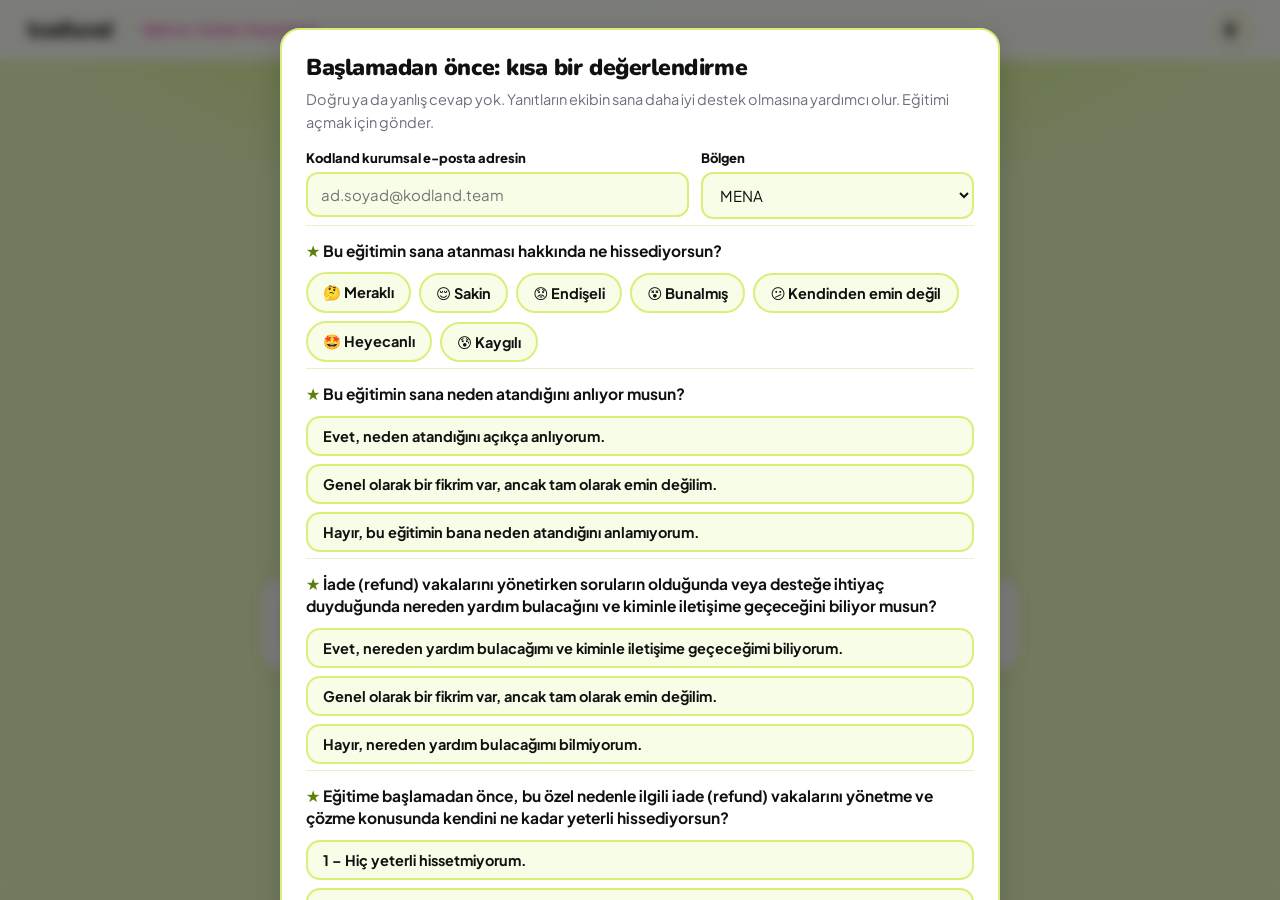
<file: tr.html>
<!DOCTYPE html>
<html lang="tr">
<head>
<meta charset="UTF-8">
<meta name="viewport" content="width=device-width, initial-scale=1.0">
<title>Mini-Training · Technical Issues — Kodland Tutor Training</title>
<link rel="preconnect" href="https://fonts.googleapis.com"><link rel="preconnect" href="https://fonts.gstatic.com" crossorigin>
<link href="https://fonts.googleapis.com/css2?family=Baloo+2:wght@600;700;800&family=Inter:wght@400;500;600;700;800&family=Nunito:wght@700;800;900&family=Plus+Jakarta+Sans:wght@400;500;600;700;800&display=swap" rel="stylesheet">
<link rel="stylesheet" href="assets/style.css">
<link rel="stylesheet" href="assets/theme.css">
<script src="assets/td-gate.js" defer></script>
</head>
<body>

<!-- HOME -->
<div id="screen-home" class="screen active">
  <nav class="nav">
    <a class="logo" href="#" onclick="goHome();return false;">
      <span class="logo-mark">kodland</span>
      <span class="logo-div"></span>
      <span class="logo-sub" data-i18n="logoSub"></span>
    </a>
    <div class="nav-r">
      <button class="tbtn" onclick="toggleTheme()">🌓</button>
    </div>
  </nav>
  <div class="hero">
    <div class="hero-inner">
      <div class="eyebrow" data-i18n="heroEyebrow"></div>
      <h1 data-i18n-html="heroTitle"></h1>
      <p data-i18n="heroIntro"></p>
      <div class="hero-art" id="heroArt"></div>
      <div class="hero-cards">
        <div class="hcard"><span class="hc-ic">🧑‍💻</span><div data-i18n-html="heroCard1"></div></div>
        <div class="hcard"><span class="hc-ic">🧪</span><div data-i18n-html="heroCard2"></div></div>
      </div>
      <p class="hero-work" data-i18n="heroWork" style="font-size:14.5px;font-weight:700"></p>
      <button class="start-btn" onclick="goDashboard()" data-i18n="startBtn"></button>
    </div>
  </div>
</div>

<!-- DASHBOARD -->
<div id="screen-path" class="screen">
  <nav class="nav">
    <a class="logo" href="#" onclick="goHome();return false;">
      <span class="logo-mark">kodland</span>
      <span class="logo-div"></span>
      <span class="logo-sub" data-i18n="logoSub"></span>
    </a>
    <div class="nav-r">
      <span id="ntag" style="font-size:13px;color:var(--text-muted);font-weight:700;display:none"></span>
      <button class="tbtn" onclick="devUnlockAll()" data-i18n-title="devTitle" title="">🔓</button>
      <button class="tbtn" onclick="toggleTheme()">🌓</button>
    </div>
  </nav>
  <div class="msec">
    <div class="slbl" data-i18n="pathLabel"></div>
    <div class="pbar"><b id="pbCount">0/6</b><div class="ptrack"><i id="pbFill"></i></div><span data-i18n="pbLabel"></span></div>
    <div class="grid" id="mgrid"></div>
  </div>
</div>

<!-- CONTENT -->
<div id="screen-content" class="screen">
  <nav class="nav">
    <a class="logo" href="#" onclick="goHome();return false;">
      <span class="logo-mark">kodland</span>
      <span class="logo-div"></span>
      <span class="logo-sub" data-i18n="logoSub"></span>
    </a>
    <div class="nav-r">
      <button class="tbtn" onclick="goDashboard()" data-i18n-title="backToPath" title="">🏠</button>
      <button class="tbtn" onclick="toggleTheme()">🌓</button>
    </div>
  </nav>
  <div class="cbody" id="contentBody"></div>
</div>

<!-- RESULTS -->
<div id="screen-results" class="screen">
  <nav class="nav">
    <a class="logo" href="#" onclick="goHome();return false;">
      <span class="logo-mark">kodland</span><span class="logo-div"></span><span class="logo-sub" data-i18n="logoSub"></span>
    </a>
    <div class="nav-r"><button class="tbtn" onclick="toggleTheme()">🌓</button></div>
  </nav>
  <div class="rbody" id="resultsBody"></div>
</div>


<canvas id="confetti"></canvas>

<script>window.PROG_KEY_OVERRIDE='kl-mt-technical_issues-progress';</script>
<script src="assets/content-tr.js"></script>
<script src="assets/surveys-v2.js"></script>
<script src="assets/engine.js"></script>
</body>
</html>
</file>
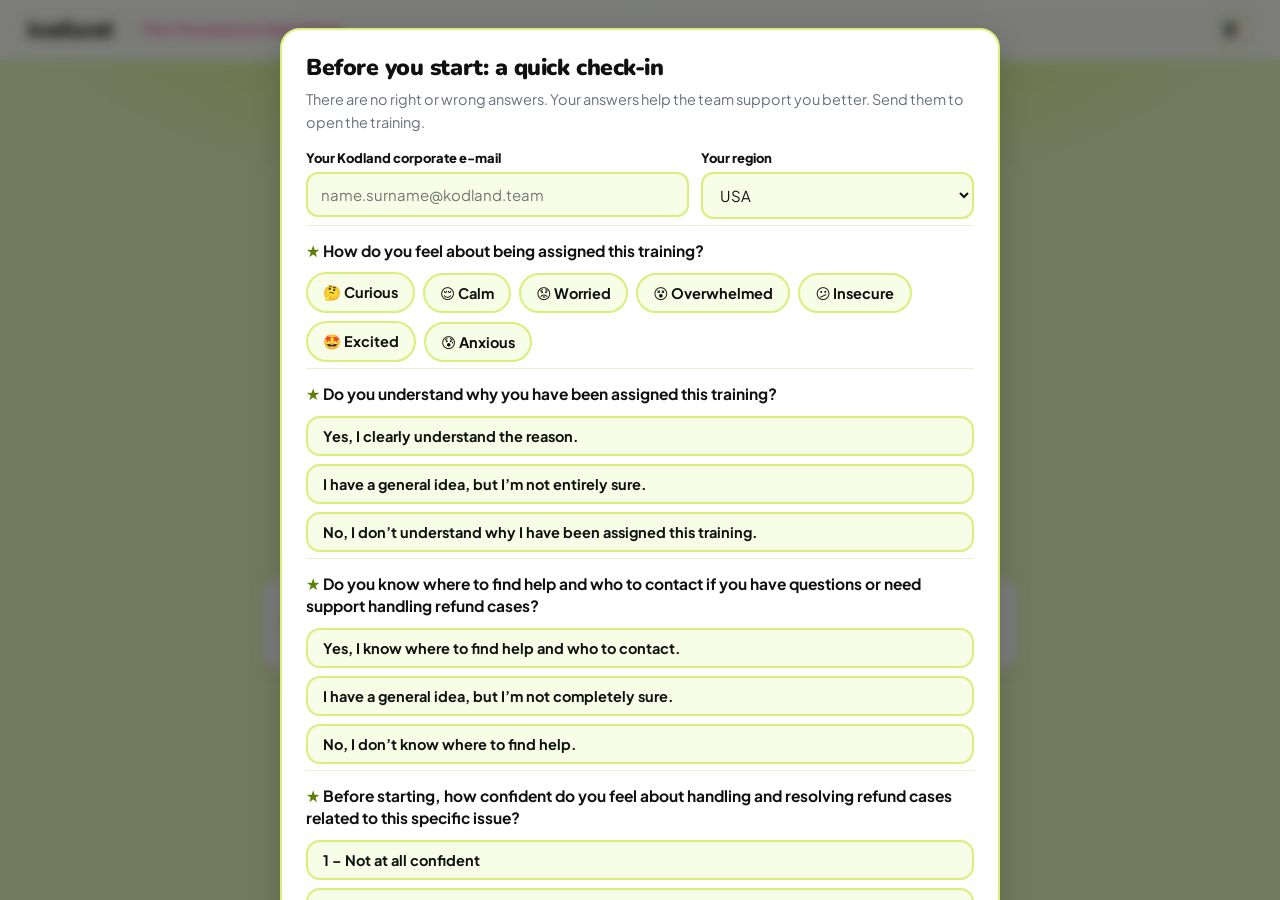
<file: us.html>
<!DOCTYPE html>
<html lang="en">
<head>
<meta charset="UTF-8">
<meta name="viewport" content="width=device-width, initial-scale=1.0">
<title>Mini-Training · Technical Issues — Kodland Tutor Training</title>
<link rel="preconnect" href="https://fonts.googleapis.com"><link rel="preconnect" href="https://fonts.gstatic.com" crossorigin>
<link href="https://fonts.googleapis.com/css2?family=Baloo+2:wght@600;700;800&family=Inter:wght@400;500;600;700;800&family=Nunito:wght@700;800;900&family=Plus+Jakarta+Sans:wght@400;500;600;700;800&display=swap" rel="stylesheet">
<link rel="stylesheet" href="assets/style.css">
<link rel="stylesheet" href="assets/theme.css">
<script src="assets/td-gate.js" defer></script>
</head>
<body>

<!-- HOME -->
<div id="screen-home" class="screen active">
  <nav class="nav">
    <a class="logo" href="#" onclick="goHome();return false;">
      <span class="logo-mark">kodland</span>
      <span class="logo-div"></span>
      <span class="logo-sub" data-i18n="logoSub"></span>
    </a>
    <div class="nav-r">
      <button class="tbtn" onclick="toggleTheme()">🌓</button>
    </div>
  </nav>
  <div class="hero">
    <div class="hero-inner">
      <div class="eyebrow" data-i18n="heroEyebrow"></div>
      <h1 data-i18n-html="heroTitle"></h1>
      <p data-i18n="heroIntro"></p>
      <div class="hero-art" id="heroArt"></div>
      <div class="hero-cards">
        <div class="hcard"><span class="hc-ic">🧑‍💻</span><div data-i18n-html="heroCard1"></div></div>
        <div class="hcard"><span class="hc-ic">🧪</span><div data-i18n-html="heroCard2"></div></div>
      </div>
      <p class="hero-work" data-i18n="heroWork" style="font-size:14.5px;font-weight:700"></p>
      <button class="start-btn" onclick="goDashboard()" data-i18n="startBtn"></button>
    </div>
  </div>
</div>

<!-- DASHBOARD -->
<div id="screen-path" class="screen">
  <nav class="nav">
    <a class="logo" href="#" onclick="goHome();return false;">
      <span class="logo-mark">kodland</span>
      <span class="logo-div"></span>
      <span class="logo-sub" data-i18n="logoSub"></span>
    </a>
    <div class="nav-r">
      <span id="ntag" style="font-size:13px;color:var(--text-muted);font-weight:700;display:none"></span>
      <button class="tbtn" onclick="devUnlockAll()" data-i18n-title="devTitle" title="">🔓</button>
      <button class="tbtn" onclick="toggleTheme()">🌓</button>
    </div>
  </nav>
  <div class="msec">
    <div class="slbl" data-i18n="pathLabel"></div>
    <div class="pbar"><b id="pbCount">0/6</b><div class="ptrack"><i id="pbFill"></i></div><span data-i18n="pbLabel"></span></div>
    <div class="grid" id="mgrid"></div>
  </div>
</div>

<!-- CONTENT -->
<div id="screen-content" class="screen">
  <nav class="nav">
    <a class="logo" href="#" onclick="goHome();return false;">
      <span class="logo-mark">kodland</span>
      <span class="logo-div"></span>
      <span class="logo-sub" data-i18n="logoSub"></span>
    </a>
    <div class="nav-r">
      <button class="tbtn" onclick="goDashboard()" data-i18n-title="backToPath" title="">🏠</button>
      <button class="tbtn" onclick="toggleTheme()">🌓</button>
    </div>
  </nav>
  <div class="cbody" id="contentBody"></div>
</div>

<!-- RESULTS -->
<div id="screen-results" class="screen">
  <nav class="nav">
    <a class="logo" href="#" onclick="goHome();return false;">
      <span class="logo-mark">kodland</span><span class="logo-div"></span><span class="logo-sub" data-i18n="logoSub"></span>
    </a>
    <div class="nav-r"><button class="tbtn" onclick="toggleTheme()">🌓</button></div>
  </nav>
  <div class="rbody" id="resultsBody"></div>
</div>


<canvas id="confetti"></canvas>

<script>window.PROG_KEY_OVERRIDE='kl-mt-technical_issues-progress';</script>
<script src="assets/content-us.js"></script>
<script src="assets/surveys-v2.js"></script>
<script src="assets/engine.js"></script>
</body>
</html>
</file>
<file: assets/style.css>
:root{
  --blue:#498BFF;--blue-d:#2E6FDB;--blue-l:#8FB8FF;
  --coral:#4A6280;--coral-d:#34485F;--pink-hover:#7F95B0;--pink-hover-d:#34485F;
  --green:#D3FF5F;--green-d:#6B9A1E;--green-l:#E9FFB0;
  --ink:#262626;--ink2:#4A4A4A;--muted:#8A8A8A;
  --bg:#EAF7C8;--surface:#FFFFFF;--surface2:#F4FCE0;--border:#D8F07A;
  --text:var(--ink);--text2:var(--ink2);--text-muted:var(--muted);
  --nav-bg:rgba(255,255,255,0.94);--nav-b:#D8F07A;
  --shadow:0 2px 14px rgba(11,31,69,.08);--shadow-h:0 10px 30px rgba(18,59,132,.16);
  --hi-bg:#EEF5FF;--hi-b:#AECBF7;--hi-t:#123B9A;
  --opt-h:#EEF5FF;
  --ok-bg:#EAFBF1;--ok-b:#8FE3B4;--ok-t:#0F7A45;
  --no-bg:#FFF1EF;--no-b:#FFC3B8;--no-t:#B23A26;
  --cute-bg:#FFF9E1;--cute-b:#F6DE94;--cute-t:#8A6412;
  --onbg:var(--ink);--onbg2:var(--ink2);--onbg-muted:var(--muted);
  --r:16px;--rsm:10px;--rpill:999px;
}
[data-theme="dark"]{
  --ink:#ECECEC;--ink2:#B7B7C2;--muted:#8D8D99;
  --bg:#12141A;
  --coral:#8FA6C4;--coral-d:#4A6280;
  --surface:#1C1F27;--surface2:#242830;--border:#333A4A;
  --nav-bg:rgba(18,20,26,0.92);--nav-b:#2A2E3A;
  --shadow:0 2px 14px rgba(0,0,0,.45);--shadow-h:0 10px 30px rgba(0,0,0,.55);
  --hi-bg:rgba(73,139,255,.12);--hi-b:rgba(73,139,255,.4);--hi-t:#8FB8FF;
  --opt-h:#232838;
  --ok-bg:rgba(15,122,69,.15);--ok-b:rgba(15,122,69,.45);--ok-t:#6FE3A4;
  --no-bg:rgba(178,58,38,.15);--no-b:rgba(178,58,38,.45);--no-t:#FF8B76;
  --cute-bg:rgba(138,100,18,.18);--cute-b:rgba(138,100,18,.45);--cute-t:#F6DE94;
  --onbg:var(--ink);--onbg2:var(--ink2);--onbg-muted:var(--muted);
}
*{box-sizing:border-box;margin:0;padding:0}
html{scroll-behavior:smooth}
body{background:var(--bg);color:var(--text);font-family:'Inter',sans-serif;min-height:100vh;overflow-x:hidden;transition:background .25s,color .25s}
.screen{display:none;min-height:100vh;flex-direction:column}
.screen.active{display:flex}
.nav{display:flex;align-items:center;justify-content:space-between;padding:0 28px;height:66px;background:var(--nav-bg);backdrop-filter:blur(14px);border-bottom:2px solid var(--nav-b);position:sticky;top:0;z-index:100}
.logo{display:flex;align-items:center;gap:9px;text-decoration:none;flex-shrink:0}
.logo-mark{font-family:'Baloo 2',sans-serif;font-weight:800;font-size:22px;letter-spacing:-.5px;color:var(--blue);line-height:1;white-space:nowrap}
.logo-sub{font-family:'Inter',sans-serif;font-weight:700;font-size:12.5px;color:var(--coral);white-space:nowrap;line-height:1.3;max-width:180px}
.logo-div{width:1px;height:26px;background:var(--border);margin:0 5px}
.nav-r{display:flex;align-items:center;gap:8px;position:relative}
.tbtn{display:flex;align-items:center;justify-content:center;width:38px;height:38px;border-radius:50%;background:var(--surface);border:2px solid var(--border);color:var(--text2);font-size:15px;cursor:pointer;transition:all .15s;flex-shrink:0}
.tbtn:hover{border-color:var(--blue-l);background:var(--surface2)}
/* HERO */
.hero{padding:56px 40px 40px;text-align:center;position:relative;overflow:hidden}
.hero-inner{position:relative;max-width:640px;margin:0 auto}
.eyebrow{display:inline-flex;align-items:center;gap:6px;background:var(--surface);border:2px solid var(--border);border-radius:var(--rpill);padding:6px 16px;font-family:'Inter',sans-serif;font-size:12.5px;font-weight:800;color:var(--blue-d);margin-bottom:22px;text-transform:uppercase;letter-spacing:.5px}
.hero h1{font-family:'Baloo 2',sans-serif;font-size:clamp(32px,5.2vw,52px);font-weight:800;line-height:1.08;letter-spacing:-1px;color:var(--onbg);margin-bottom:16px}
.h-pill{display:inline-block;background:#4A6280;color:#fff;border-radius:var(--rpill);padding:2px 20px;margin:0 2px;font-size:.92em}
.hero p{color:#16261c;font-size:16px;line-height:1.65;margin-bottom:22px;max-width:560px;margin-left:auto;margin-right:auto;position:relative;z-index:1}
[data-theme="dark"] .hero p{color:var(--onbg2)}
.hero-reasons{max-width:560px;margin:0 auto 24px;text-align:left;display:flex;flex-direction:column;gap:10px}
.hr-item{display:flex;gap:13px;align-items:center;background:var(--surface);border:2px solid var(--border);border-radius:14px;padding:13px 17px;font-size:14.5px;color:var(--text2);line-height:1.55;box-shadow:var(--shadow)}
.hr-item .hr-ic{flex-shrink:0;font-size:18px;line-height:1;width:38px;height:38px;border-radius:50%;background:var(--hi-bg);display:flex;align-items:center;justify-content:center}
.hr-item:nth-child(2) .hr-ic{background:#E4F5D3}
.hr-item:nth-child(3) .hr-ic{background:#FFE9F2}
.start-btn{display:inline-block;padding:16px 38px;background:var(--blue);color:#fff;border:none;border-radius:var(--rpill);font-family:'Baloo 2',sans-serif;font-size:18px;font-weight:700;cursor:pointer;transition:all .15s;box-shadow:0 6px 20px rgba(20,120,60,.3);margin-top:4px}
.start-btn:hover{background:var(--pink-hover-d);transform:translateY(-2px);box-shadow:0 8px 24px rgba(212,160,23,.4)}
/* DASHBOARD */
.msec{padding:8px 32px 70px;max-width:1080px;margin:0 auto;width:100%}
.slbl{font-family:'Baloo 2',sans-serif;font-size:13px;font-weight:700;text-transform:uppercase;letter-spacing:1.5px;color:var(--onbg-muted);margin-bottom:16px;margin-top:4px}
.grid{display:grid;grid-template-columns:repeat(auto-fill,minmax(290px,1fr));gap:16px}
.mc{background:var(--surface);border:2px solid var(--border);border-radius:var(--r);overflow:hidden;cursor:pointer;transition:transform .2s,box-shadow .2s,border-color .2s;box-shadow:var(--shadow)}
.mc:hover:not(.locked){transform:translateY(-4px);box-shadow:var(--shadow-h)}
.mc.locked{opacity:.5;cursor:not-allowed}
.mc.done{border-color:var(--blue)}
.mc-stripe{height:7px}
.mc-body{padding:22px}
.mc-top{display:flex;align-items:center;justify-content:space-between;margin-bottom:9px}
.mc-num{font-size:12px;font-weight:800;letter-spacing:.8px;text-transform:uppercase;color:var(--text-muted)}
.mc-em{font-size:32px}
.mc-title{font-family:'Baloo 2',sans-serif;font-size:22px;font-weight:700;letter-spacing:-.2px;color:var(--text);margin-bottom:7px;line-height:1.15}
.mc-desc{font-size:14.5px;color:var(--text2);line-height:1.6}
.mc-foot{margin-top:16px;display:flex;align-items:center;justify-content:space-between}
.badge{font-family:'Inter',sans-serif;font-size:11px;font-weight:800;letter-spacing:.3px;padding:5px 13px;border-radius:var(--rpill);text-transform:uppercase}
.bd{background:#E4F5D3;color:var(--green-d);border:1.5px solid var(--green)}
.bs{background:var(--coral);color:#fff;border:1.5px solid var(--coral-d)}
.bl{background:var(--surface2);color:var(--text-muted);border:1.5px solid var(--border)}
.br{background:#DCEBFF;color:var(--blue-d);border:1.5px solid var(--blue-l)}
[data-theme="dark"] .bd{background:rgba(211,255,95,.15);color:var(--green);border-color:rgba(211,255,95,.4)}
[data-theme="dark"] .br{background:rgba(73,139,255,.15);color:var(--blue-l);border-color:rgba(73,139,255,.4)}
.stag{font-size:12.5px;color:var(--text-muted);font-weight:600}
.stag b{color:var(--text)}
/* CONTENT */
.cbody{padding:38px 40px 60px;max-width:820px;margin:0 auto;width:100%;flex:1}
.meyebrow{font-size:11.5px;font-weight:800;text-transform:uppercase;letter-spacing:1px;color:var(--onbg-muted);margin-bottom:9px}
.mh1{font-family:'Baloo 2',sans-serif;font-size:clamp(26px,4vw,38px);font-weight:800;letter-spacing:-.6px;line-height:1.12;color:var(--onbg);margin-bottom:16px}
.mobj{background:var(--surface);border:2px solid var(--border);border-left:5px solid var(--coral);border-radius:0 var(--rsm) var(--rsm) 0;padding:14px 18px;font-size:14.5px;color:var(--text2);line-height:1.6;margin-bottom:34px}
.mobj strong{color:var(--text)}
.sch{font-family:'Baloo 2',sans-serif;font-size:24px;font-weight:800;margin:44px 0 18px;color:var(--onbg);display:flex;align-items:center;gap:12px;letter-spacing:-.3px}
.sch::before{content:'';width:12px;height:12px;border-radius:4px;background:var(--coral);flex-shrink:0;transform:rotate(45deg)}
.sch::after{content:'';flex:1;height:3px;background:var(--coral);border-radius:2px;opacity:.4}
.card{background:var(--surface);border:2px solid var(--border);border-radius:var(--r);padding:19px 21px;margin-bottom:12px;box-shadow:var(--shadow)}
.card h4{font-family:'Baloo 2',sans-serif;font-size:15px;font-weight:700;color:var(--text);margin-bottom:8px}
.card p,.card li{font-size:14.5px;color:var(--text2);line-height:1.7}
.card ul,.card ol{padding-left:18px}
.card li{margin-bottom:6px}
.card p strong,.card li strong{color:var(--text)}
.card p{margin-bottom:10px}
.card p:last-child{margin-bottom:0}
.tbl-wrap{overflow-x:auto;margin-top:4px}
.card table{width:100%;border-collapse:collapse;font-size:13.6px;line-height:1.55}
.card th{text-align:left;padding:9px 11px;border-bottom:2px solid var(--border);font-family:'Baloo 2',sans-serif;font-size:12.8px;color:var(--text)}
.card td{padding:9px 11px;border-bottom:1px solid var(--border);color:var(--text2);vertical-align:top}
.card tr:last-child td{border-bottom:none}
.card.hi{background:var(--hi-bg);border-color:var(--hi-b)}
.card.hi h4{color:var(--hi-t);font-size:16.5px}
.card.hi p,.card.hi li{color:var(--hi-t);opacity:.92}
.card.ok{background:var(--ok-bg);border-color:var(--ok-b)}
.card.ok h4{color:var(--ok-t)}
.card.ok p,.card.ok li{color:var(--ok-t);opacity:.92}
.card.danger{background:var(--no-bg);border-color:var(--no-b)}
.card.danger h4{color:var(--no-t)}
.card.danger p,.card.danger li{color:var(--no-t);opacity:.92}
.card.danger th{color:var(--no-t);border-color:var(--no-b)}
.card.danger td{color:var(--no-t);opacity:.9;border-color:var(--no-b)}
.card.cute{background:var(--cute-bg);border-color:var(--cute-b)}
.card.cute h4{color:var(--cute-t);font-size:16.5px}
.card.cute p,.card.cute li{color:var(--cute-t);opacity:.92}
.acc-item{background:var(--surface);border:2px solid var(--border);border-radius:var(--r);margin-bottom:12px;box-shadow:var(--shadow);overflow:hidden}
.acc-item summary{cursor:pointer;list-style:none;padding:18px 22px;font-family:'Baloo 2',sans-serif;font-weight:700;font-size:16px;display:flex;align-items:center;justify-content:space-between;gap:10px}
.acc-item summary::-webkit-details-marker{display:none}
.acc-item summary::after{content:'▾';font-size:14px;color:var(--text-muted);flex-shrink:0;transition:transform .2s}
.acc-item[open] summary::after{transform:rotate(180deg)}
.acc-item .acc-body{padding:0 22px 20px}
.acc-big-title{font-family:'Baloo 2',sans-serif;font-weight:800;font-size:23px;margin:30px 0 16px;text-align:center}
.sib{padding:16px 18px}
.sib-head{display:flex;align-items:center;gap:14px;margin-bottom:10px}
.sib-ic{font-size:38px;line-height:1;flex-shrink:0;width:52px;height:52px;display:flex;align-items:center;justify-content:center;background:var(--surface2);border-radius:50%}
.sib-head h4{font-family:'Baloo 2',sans-serif;font-size:19px;font-weight:800;line-height:1.25;color:var(--text)}
.sib-body{font-size:13.5px;line-height:1.55}
.sib-body ul,.sib-body ol{margin:0;padding-left:20px}
.sib-body li{margin-bottom:5px}
.sib-body p{margin-bottom:6px}
.notice-line{display:flex;align-items:flex-start;gap:10px;background:var(--surface2);border-radius:var(--rsm);padding:12px 14px;margin-bottom:12px;font-size:13.5px;line-height:1.5}
.notice-line .nl-ic{font-size:22px;flex-shrink:0}
.doavoid{display:grid;grid-template-columns:1fr 1fr;gap:14px;margin-bottom:14px}
@media(max-width:600px){.doavoid{grid-template-columns:1fr}}
.doavoid .dobox,.doavoid .avoidbox{border-radius:var(--r);padding:18px 19px;box-shadow:var(--shadow)}
.doavoid .dobox{background:var(--ok-bg);border:2px solid var(--ok-b)}
.doavoid .avoidbox{background:var(--no-bg);border:2px solid var(--no-b)}
.doavoid h5{font-family:'Baloo 2',sans-serif;font-weight:800;font-size:14.5px;margin-bottom:11px;display:flex;align-items:center;gap:7px}
.doavoid .dobox h5{color:var(--ok-t)}
.doavoid .avoidbox h5{color:var(--no-t)}
.doavoid ul{list-style:none;padding:0;margin:0;display:flex;flex-direction:column;gap:10px}
.doavoid li{display:flex;gap:8px;font-size:13.6px;line-height:1.55}
.doavoid .dobox li{color:var(--ok-t)}
.doavoid .avoidbox li{color:var(--no-t)}
.doavoid li .lic{flex-shrink:0}
.doavoid em{opacity:.85}
.pattern-row{display:grid;grid-template-columns:repeat(3,1fr);gap:14px;margin-bottom:14px}
@media(max-width:760px){.pattern-row{grid-template-columns:1fr}}
.pattern-card{background:var(--surface);border:2px solid var(--border);border-radius:var(--r);padding:22px 20px;box-shadow:var(--shadow);text-align:center;display:flex;flex-direction:column}
.pattern-ic{font-size:38px;margin-bottom:10px}
.pattern-title{font-family:'Baloo 2',sans-serif;font-weight:800;font-size:16px;margin-bottom:9px;color:var(--text)}
.pattern-desc{font-size:12.8px;color:var(--text2);margin-bottom:12px;line-height:1.5;font-style:italic}
.pattern-note{font-size:12.8px;color:var(--text2);line-height:1.55;text-align:left;background:var(--surface2);border-radius:10px;padding:11px 13px;margin-top:auto}
.mobj-box{display:flex;gap:16px;align-items:flex-start;background:var(--surface);border:2px solid var(--border);border-radius:var(--r);padding:18px 20px;margin-bottom:34px;box-shadow:var(--shadow)}
.mobj-ic{width:46px;height:46px;border-radius:50%;background:var(--hi-bg);display:flex;align-items:center;justify-content:center;font-size:21px;flex-shrink:0}
.mobj-txt strong{font-family:'Baloo 2',sans-serif;font-size:11.5px;text-transform:uppercase;letter-spacing:.6px;color:var(--coral);display:block;margin-bottom:5px}
.mobj-txt p{font-size:14.5px;color:var(--text2);line-height:1.6;margin:0}
.mc-em-circle{width:54px;height:54px;border-radius:50%;display:flex;align-items:center;justify-content:center;font-size:27px;flex-shrink:0}
.co-star{background:#FFF6DC;border-color:#F4D883;color:#8A6412}
[data-theme="dark"] .co-star{background:rgba(244,216,131,.15);border-color:rgba(244,216,131,.4);color:#F4D883}
.step-flow{display:flex;align-items:stretch;gap:8px;margin-bottom:14px;flex-wrap:wrap}
.step-box{flex:1;min-width:160px;background:var(--surface);border:2px solid var(--border);border-radius:var(--r);padding:18px 15px;text-align:center;box-shadow:var(--shadow);display:flex;flex-direction:column;align-items:center;justify-content:flex-start}
.step-ic{font-size:32px;margin-bottom:9px}
.step-lbl{font-size:13px;color:var(--text2);line-height:1.45;font-weight:600}
.step-arrow{display:flex;align-items:center;justify-content:center;font-size:22px;color:var(--coral);flex:0 0 auto;font-weight:800}
@media(max-width:700px){.step-flow{flex-direction:column}.step-arrow{transform:rotate(90deg);margin:-4px auto}}
.bigstat{display:flex;gap:22px;align-items:center;background:var(--surface);border:2px solid var(--border);border-radius:var(--r);padding:24px 26px;margin-bottom:14px;box-shadow:var(--shadow)}
.bigstat-num{font-family:'Baloo 2',sans-serif;font-size:54px;font-weight:800;color:var(--blue-d);flex-shrink:0;line-height:1;min-width:110px;text-align:center}
.bigstat-txt{font-size:14px;color:var(--text2);line-height:1.65}
.bigstat-txt strong{color:var(--text)}
@media(max-width:560px){.bigstat{flex-direction:column;text-align:center}}
.ck-list{display:flex;flex-direction:column;gap:11px;background:var(--surface);border:2px solid var(--border);border-radius:var(--r);padding:18px 20px;margin-bottom:12px;box-shadow:var(--shadow)}
.ck-row{display:flex;gap:11px;align-items:flex-start;font-size:14px;color:var(--text2);line-height:1.55}
.ck-box{flex-shrink:0;font-size:18px;color:var(--blue-d);margin-top:-1px}
.nc-list{display:flex;flex-direction:column;gap:12px;margin-bottom:12px}
.nc-row{display:flex;gap:14px;align-items:flex-start;background:var(--surface);border:2px solid var(--border);border-radius:var(--r);padding:15px 18px;box-shadow:var(--shadow)}
.nc-num{flex-shrink:0;width:32px;height:32px;border-radius:50%;background:var(--blue-l);color:var(--blue-d);display:flex;align-items:center;justify-content:center;font-family:'Baloo 2',sans-serif;font-weight:800;font-size:15px}
.nc-txt{font-size:14px;color:var(--text2);line-height:1.6;padding-top:4px}
.mt-pic-crop{position:relative;overflow:hidden;border-radius:var(--r);border:2px solid var(--border);box-shadow:var(--shadow);margin:4px 0 14px;background:var(--surface)}
.mt-pic-crop img{position:absolute;display:block;max-width:none;height:auto}
.sib-strat{display:inline-flex;align-items:center;gap:6px;font-family:'Baloo 2',sans-serif;font-weight:800;font-size:15px;color:var(--coral-d);text-transform:uppercase;letter-spacing:.5px;margin:0 0 6px}
.dt{margin-bottom:16px;scroll-margin-top:90px}
.dt-bar{display:grid;grid-template-columns:repeat(auto-fit,minmax(150px,1fr));gap:10px;margin-bottom:14px}
@media(max-width:700px){.dt-bar{grid-template-columns:repeat(2,1fr)}}
.dt-btn{display:flex;flex-direction:column;align-items:center;gap:6px;background:var(--surface);border:2px solid var(--border);border-radius:var(--r);padding:14px 8px 12px;font-family:'Baloo 2',sans-serif;font-weight:800;font-size:14.5px;color:var(--text2);cursor:pointer;box-shadow:var(--shadow);transition:transform .15s,border-color .15s,background .15s}
.dt-btn:hover{transform:translateY(-2px)}
.dt-btn.on{border-color:var(--coral);background:var(--hi-bg);color:var(--text)}
.dt-btn-ic{font-size:36px;line-height:1}
.dt-btn-lbl{line-height:1.2;text-align:center}
.dt-panel{display:none}
.dt-panel.on{display:block;animation:dtIn .25s ease}
@keyframes dtIn{from{opacity:0;transform:translateY(6px)}to{opacity:1;transform:none}}
.dt-intro{display:flex;gap:16px;align-items:flex-start;background:var(--surface);border:2px solid var(--border);border-left:6px solid var(--coral);border-radius:var(--r);padding:18px 20px;margin-bottom:12px;box-shadow:var(--shadow)}
.dt-intro-ic{font-size:46px;line-height:1;flex-shrink:0}
.dt-intro-t{font-family:'Baloo 2',sans-serif;font-weight:800;font-size:20px;color:var(--text);margin-bottom:4px}
.dt-intro p{font-size:14.5px;color:var(--text2);line-height:1.65;margin:0}
.dt-intro p strong{color:var(--text)}
.dt-panel .icon-grid{grid-template-columns:repeat(auto-fit,minmax(300px,1fr))}
.dt-panel .icon-grid-item{padding:16px 16px}
.dt-panel .igi-ic{width:56px;height:56px;font-size:30px}
.dt-panel .igi-txt{font-size:14px}
.dt-next{display:block;margin:6px 0 0 auto;background:var(--coral);color:#fff;border:none;border-radius:999px;padding:11px 22px;font-family:'Baloo 2',sans-serif;font-weight:800;font-size:14.5px;cursor:pointer;box-shadow:var(--shadow)}
.dt-next:hover{background:var(--pink-hover-d)}
.dt-done{text-align:right;font-family:'Baloo 2',sans-serif;font-weight:800;font-size:14.5px;color:var(--green-d);margin-top:6px}
.co-body .cv-see{display:flex;gap:8px;align-items:flex-start;margin-bottom:8px}
.co-body .cv-do{display:flex;gap:8px;align-items:flex-start}
.co-body .cv-lbl{flex-shrink:0;font-size:15px}
.icon-grid{display:grid;grid-template-columns:repeat(auto-fit,minmax(220px,1fr));gap:12px;margin-bottom:12px}
.icon-grid-item{display:flex;gap:12px;align-items:flex-start;background:var(--surface);border:2px solid var(--border);border-radius:var(--r);padding:15px 16px;box-shadow:var(--shadow)}
.igi-ic{font-size:24px;flex-shrink:0;width:36px;height:36px;border-radius:50%;background:var(--hi-bg);display:flex;align-items:center;justify-content:center}
.igi-txt{font-size:13.5px;color:var(--text2);line-height:1.55}
.igi-txt strong{color:var(--text)}
.tl-wrap{display:flex;flex-direction:column;margin-bottom:14px}
.tl-item{display:flex;gap:14px;background:var(--surface);border:2px solid var(--border);border-radius:var(--r);padding:16px 18px;box-shadow:var(--shadow)}
.tl-ic{width:42px;height:42px;border-radius:50%;background:var(--hi-bg);display:flex;align-items:center;justify-content:center;font-size:20px;flex-shrink:0}
.tl-lbl{font-family:'Baloo 2',sans-serif;font-weight:800;font-size:12.5px;color:var(--coral-d);text-transform:uppercase;letter-spacing:.4px;margin-bottom:7px}
.tl-body{flex:1}
.tl-body ul{padding-left:18px;margin:0}
.tl-body li{font-size:13.5px;color:var(--text2);line-height:1.6;margin-bottom:5px}
.tl-body li:last-child{margin-bottom:0}
.tl-connector{width:2px;height:16px;background:var(--border);margin-left:39px}
.tbl-full{width:100vw;position:relative;left:50%;right:50%;margin-left:-50vw;margin-right:-50vw;padding:0 max(20px,calc(50vw - 570px));overflow-x:auto;box-sizing:border-box}
.tbl-full table{min-width:1100px}
.tbl-full .card{margin:0}
.tbl-full table tr:nth-child(even){background:var(--surface2)}
.tbl-full table th{position:sticky;top:0;background:var(--blue);color:#fff}
.rule-row{display:flex;flex-direction:column;gap:10px;margin-bottom:14px}
.rule-card{display:flex;gap:14px;align-items:flex-start;background:var(--surface);border:2px solid var(--border);border-left:5px solid var(--blue);border-radius:var(--r);padding:15px 18px;box-shadow:var(--shadow)}
.rule-num{width:32px;height:32px;border-radius:50%;background:var(--blue);color:#fff;font-family:'Baloo 2',sans-serif;font-weight:800;font-size:14px;display:flex;align-items:center;justify-content:center;flex-shrink:0}
.rule-ic{font-size:22px;flex-shrink:0}
.rule-txt{font-size:13.8px;color:var(--text2);line-height:1.55}
.rule-txt strong{color:var(--text)}
.bo-mock{background:#211E33;border-radius:16px;padding:22px 22px 18px;color:#EDEAF9;font-family:'Segoe UI',Inter,sans-serif;margin-bottom:14px;box-shadow:var(--shadow-h);position:relative;margin-top:10px}
.bo-mock-tag{position:absolute;top:-12px;left:18px;background:var(--coral);color:#fff;font-family:'Baloo 2',sans-serif;font-size:11px;font-weight:800;padding:5px 13px;border-radius:999px;text-transform:uppercase;letter-spacing:.4px;box-shadow:0 3px 8px rgba(0,0,0,.25)}
/* BO SIMULATION EMBED (breaks out of the content column on purpose) */
.sim-embed{position:relative;left:50%;right:50%;margin-left:-50vw;margin-right:-50vw;width:100vw;max-width:100vw;margin-top:18px;margin-bottom:22px}
.sim-embed-inner{max-width:1440px;margin:0 auto;padding:0 16px}
.sim-embed-tag{display:inline-block;background:var(--coral);color:#fff;font-family:'Baloo 2',sans-serif;font-size:11px;font-weight:800;padding:5px 13px;border-radius:999px;text-transform:uppercase;letter-spacing:.4px;margin-bottom:10px}
.sim-embed iframe{width:100%;height:480px;border:2px solid var(--border);border-radius:16px;box-shadow:var(--shadow-h);display:block;background:#211E33}
@media(max-width:760px){.sim-embed iframe{height:420px}}
.bo-tabs{display:flex;gap:8px;margin-bottom:14px;flex-wrap:wrap}
.bo-tab{padding:8px 16px;border-radius:8px;border:1px solid #3A3460;background:#2C2846;color:#C3BEDA;font-size:12.5px;font-weight:700;cursor:pointer;font-family:inherit}
.bo-tab.active{background:#498BFF;color:#fff;border-color:#498BFF}
.bo-field{display:flex;gap:10px;padding:9px 0;border-bottom:1px solid rgba(255,255,255,.07);font-size:13px;color:#C3BEDA}
.bo-field:last-child{border-bottom:none}
.bo-field b{color:#fff;min-width:110px;display:inline-block}
.bo-comment{background:#2C2846;border-radius:10px;padding:13px 15px;font-size:12.8px;color:#C3BEDA;line-height:1.65;margin-top:2px}
.bo-comment .role{display:inline-block;background:#3A3460;color:#AEB8FA;font-size:10px;font-weight:800;padding:2px 8px;border-radius:5px;margin-bottom:7px}
.bo-progress-head{display:flex;justify-content:space-between;align-items:flex-start;flex-wrap:wrap;gap:10px;margin-bottom:14px}
.bo-select{background:#342E56;border:1px solid #3A3460;color:#EDEAF9;padding:7px 12px;border-radius:8px;font-size:12.5px;font-family:inherit}
.bo-status{font-size:12px;color:#C3BEDA;display:flex;align-items:center;gap:4px;flex-wrap:wrap}
.bo-status b{color:#fff}
.bo-info-ic{width:22px;height:22px;border-radius:50%;background:#342E56;color:#8FB8FF;display:inline-flex;align-items:center;justify-content:center;font-size:12px;cursor:pointer;border:1px solid #3A3460;margin-left:4px}
.bo-grid-row{display:flex;align-items:center;gap:10px;margin-bottom:12px;flex-wrap:wrap}
.bo-mod-lbl{width:28px;font-weight:800;color:#fff;font-size:13px;flex-shrink:0}
.bo-cell-wrap{display:flex;flex-direction:column;align-items:center;gap:4px;width:66px}
.bo-cell-lbl{font-size:9.5px;color:#8B85A6}
.bo-cell{padding:6px 0;width:100%;text-align:center;border-radius:999px;font-size:11px;font-weight:700}
.bo-cell.attended{background:rgba(52,211,153,.18);color:#7FE8BE}
.bo-cell.absent{background:rgba(242,113,109,.2);color:#FF9C97}
.bo-cell.notsubmitted{background:rgba(242,140,109,.22);color:#FFA98F}
.bo-cell.reviewed{background:rgba(52,211,153,.18);color:#7FE8BE}
.bo-cell.next{background:#342E56;color:#6b6584}
.bo-mod-total{font-size:11.5px;color:#8B85A6;margin-left:4px}
.bo-legend{display:none;position:absolute;top:6px;right:0;background:#fff;color:#2a2540;border-radius:10px;padding:15px 17px;box-shadow:0 10px 30px rgba(0,0,0,.45);z-index:20;width:min(430px,90vw);font-size:12px}
.bo-legend.show{display:block}
.bo-legend-cols{display:grid;grid-template-columns:1fr 1fr;gap:16px}
.bo-legend h6{font-size:11px;text-transform:uppercase;letter-spacing:.4px;color:#8A84A3;margin-bottom:8px}
.bo-legend-row{display:flex;align-items:center;gap:7px;margin-bottom:7px;line-height:1.3}
.bo-legend-dot{width:10px;height:10px;border-radius:50%;flex-shrink:0}
@media(max-width:560px){.bo-legend-cols{grid-template-columns:1fr}.bo-cell-wrap{width:58px}}
.two-col{display:grid;grid-template-columns:1fr 1fr;gap:12px}
@media(max-width:600px){.two-col{grid-template-columns:1fr}}
.three-col{display:grid;grid-template-columns:1fr 1fr 1fr;gap:12px}
@media(max-width:760px){.three-col{grid-template-columns:1fr}}
.divider{border:none;border-top:2px solid var(--border);margin:34px 0}
.ctabtn{display:block;width:100%;padding:17px;background:var(--blue);color:#fff;border:none;border-radius:var(--rpill);font-family:'Baloo 2',sans-serif;font-size:18px;font-weight:700;cursor:pointer;transition:all .15s;margin-bottom:40px;margin-top:4px;box-shadow:0 4px 16px rgba(20,120,60,.28)}
.ctabtn:hover{background:var(--pink-hover-d);transform:translateY(-2px);box-shadow:0 6px 20px rgba(212,160,23,.4)}
.ctabtn:disabled{opacity:.4;cursor:not-allowed;transform:none;box-shadow:none}
@media(max-width:640px){.cbody,.msec,.hero{padding-left:18px;padding-right:18px}}
/* VIDEO SLOT (placeholder — no footage yet) */
.vslot{background:#000000;border:2px solid #2A2A2A;border-radius:var(--r);padding:22px 22px 20px;margin-bottom:12px;color:#EAEAEA}
.vslot-top{display:flex;align-items:center;gap:10px;margin-bottom:10px}
.vslot-ic{width:38px;height:38px;border-radius:50%;background:rgba(255,255,255,.08);display:flex;align-items:center;justify-content:center;font-size:17px;flex-shrink:0}
.vslot-title{font-family:'Baloo 2',sans-serif;font-weight:700;font-size:15px;color:#fff}
.vslot-meta{font-size:11.5px;color:#8FB8FF;text-transform:uppercase;letter-spacing:.5px;font-weight:800;margin-top:2px}
.vslot-frame{background:#000000;border:1px solid rgba(255,255,255,.15);border-radius:12px;padding:26px;text-align:center;margin-bottom:12px;overflow:hidden}
.vslot-frame .big{font-size:30px;margin-bottom:6px}
.vslot-frame .lbl{font-size:12.5px;color:#8FB8FF;font-weight:700}
.vslot-brief{font-size:13px;line-height:1.6;color:#CFCFCF;font-style:italic}
/* CALLOUT (guide-style emoji callouts) */
.callout{display:flex;gap:12px;border-radius:var(--rsm);padding:15px 17px;margin-bottom:12px;font-size:14.3px;line-height:1.68;border:1.5px solid}
.co-ic{font-size:19px;flex-shrink:0;margin-top:1px}
.co-body p{margin-bottom:8px}
.co-body p:last-child{margin-bottom:0}
.co-body ul,.co-body ol{padding-left:18px;margin-bottom:8px}
.co-body li{margin-bottom:4px}
.co-target{background:var(--hi-bg);border-color:var(--hi-b);color:var(--hi-t)}
.co-warn{background:#FFF6EE;border-color:#FBD9B0;color:#9A5B12}
[data-theme="dark"] .co-warn{background:rgba(154,91,18,.18);border-color:rgba(154,91,18,.45);color:#F5B971}
.co-danger{background:var(--no-bg);border-color:var(--no-b);color:var(--no-t)}
.co-ok{background:var(--ok-bg);border-color:var(--ok-b);color:var(--ok-t)}
.co-cute{background:var(--cute-bg);border-color:var(--cute-b);color:var(--cute-t)}
.co-idea{background:#EFFAFF;border-color:#B9E6FA;color:#0B5E85}
[data-theme="dark"] .co-idea{background:rgba(11,94,133,.18);border-color:rgba(11,94,133,.45);color:#7FD4F5}
.co-loop{background:var(--hi-bg);border-color:var(--hi-b);color:var(--hi-t)}
.co-body b,.co-body strong{color:inherit}
/* INTERACTION (selection-based exercises) */
.ix-wrap{background:var(--surface);border:2px solid var(--border);border-radius:var(--r);padding:24px;margin-bottom:16px;box-shadow:var(--shadow)}
.ix-badge{display:inline-flex;align-items:center;gap:6px;background:#DDF3E5;color:var(--blue-d);border:1.5px solid var(--blue-l);border-radius:var(--rpill);padding:5px 14px;font-size:11.5px;font-weight:800;text-transform:uppercase;letter-spacing:.4px;margin-bottom:14px}
[data-theme="dark"] .ix-badge{background:rgba(143,224,180,.15);color:var(--blue-l)}
.ix-title{font-family:'Baloo 2',sans-serif;font-size:18px;font-weight:800;color:var(--text);margin-bottom:8px}
.ix-instr{font-size:14px;color:var(--text2);line-height:1.6;margin-bottom:18px}
.ix-card{background:var(--surface2);border:2px solid var(--border);border-radius:var(--rsm);padding:14px 16px;margin-bottom:10px;font-size:14px;color:var(--text);cursor:pointer;transition:all .15s;line-height:1.55}
.ix-card:hover:not(.locked){border-color:var(--blue-l);transform:translateY(-1px)}
.ix-card.locked{cursor:default}
.ix-card.correct{background:var(--ok-bg);border-color:var(--ok-b);color:var(--ok-t)}
.ix-card.wrong{background:var(--no-bg);border-color:var(--no-b);color:var(--no-t)}
.ix-zones{display:grid;grid-template-columns:repeat(auto-fit,minmax(180px,1fr));gap:10px;margin-top:14px}
.ix-zone{border:2px dashed var(--border);border-radius:var(--rsm);padding:12px;text-align:center;font-family:'Baloo 2',sans-serif;font-weight:700;font-size:13px;color:var(--text2)}
.ix-zone-btn{display:block;width:100%;padding:9px 8px;margin-top:8px;border-radius:8px;border:2px solid var(--border2,var(--border));background:var(--surface);font-family:'Inter',sans-serif;font-weight:700;font-size:12.5px;cursor:pointer;color:var(--text2)}
.ix-zone-btn:hover:not(:disabled){border-color:var(--blue-l);color:var(--blue-d)}
.ix-zone-btn:disabled{opacity:.4;cursor:not-allowed}
.ix-zone-btn.correct-zone{opacity:1!important;background:var(--ok-bg);border-color:var(--ok-b);color:var(--ok-t)}
.ix-zone-btn.wrong-zone{opacity:1!important;background:var(--no-bg);border-color:var(--no-b);color:var(--no-t)}
.ix-fb{margin-top:8px;font-size:13px;line-height:1.55;border-radius:8px;padding:9px 12px}
.ix-fb.ok{background:var(--ok-bg);color:var(--ok-t)}
.ix-fb.bad{background:var(--no-bg);color:var(--no-t)}
.ix-progress{font-size:12.5px;color:var(--text-muted);font-weight:700;margin-top:14px;text-align:right}
.ix-nextbtn{display:none;margin-top:16px;width:100%;padding:14px;background:var(--blue);color:#fff;border:none;border-radius:var(--rpill);font-family:'Baloo 2',sans-serif;font-size:16px;font-weight:700;cursor:pointer}
.ix-nextbtn.show{display:block}
.ix-nextbtn:hover{background:var(--pink-hover-d)}
.ix-sim-link{display:flex;gap:16px;align-items:center;background:var(--hi-bg);border:2px solid var(--hi-b);border-radius:var(--r);padding:20px;margin-bottom:16px}
.ix-sim-link .em{font-size:34px;flex-shrink:0}
.ix-sim-link a.simbtn{display:inline-block;margin-top:8px;background:var(--blue);color:#fff;padding:10px 20px;border-radius:var(--rpill);font-family:'Baloo 2',sans-serif;font-weight:700;font-size:14px;text-decoration:none}
.ix-sim-link a.simbtn:hover{background:var(--pink-hover-d)}
/* QUIZ */
.qbody{padding:38px 40px;max-width:700px;margin:0 auto;width:100%;flex:1}
.qpt{height:8px;background:var(--surface2);border:1.5px solid var(--border);border-radius:var(--rpill);margin-bottom:38px;overflow:hidden}
.qpf{height:100%;background:linear-gradient(90deg,var(--blue),var(--coral));border-radius:var(--rpill);transition:width .4s ease}
.qctr{font-size:12.5px;font-weight:800;text-transform:uppercase;letter-spacing:1px;color:var(--onbg-muted);margin-bottom:11px}
.qtxt{font-family:'Baloo 2',sans-serif;font-size:22px;font-weight:700;letter-spacing:-.3px;line-height:1.35;margin-bottom:28px;color:var(--onbg)}
.qopts{display:flex;flex-direction:column;gap:11px}
.qopt{background:var(--surface);border:2px solid var(--border);border-radius:var(--r);padding:15px 19px;cursor:pointer;font-size:14.5px;color:var(--text);font-family:'Inter',sans-serif;font-weight:500;transition:all .15s;text-align:left;line-height:1.5;box-shadow:var(--shadow)}
.qopt:hover:not(.answered){background:var(--opt-h);border-color:var(--blue-l)}
.qopt.correct{background:var(--ok-bg);border-color:var(--ok-b);color:var(--ok-t)}
.qopt.wrong{background:var(--no-bg);border-color:var(--no-b);color:var(--no-t)}
.qopt.answered{cursor:default}
.qfb{display:none;margin-top:15px;border-radius:var(--rsm);padding:14px 17px;font-size:14.5px;line-height:1.6;border:2px solid}
.qfb.show{display:block}
.qfb.ok{background:var(--ok-bg);border-color:var(--ok-b);color:var(--ok-t)}
.qfb.bad{background:var(--no-bg);border-color:var(--no-b);color:var(--no-t)}
.qnxt{display:none;margin-top:19px;width:100%;padding:15px;background:var(--blue);color:#fff;border:none;border-radius:var(--rpill);font-family:'Baloo 2',sans-serif;font-size:17px;font-weight:700;cursor:pointer;transition:all .15s}
.qnxt.show{display:block}
.qnxt:hover{background:var(--pink-hover-d)}
/* RESULTS */
.rbody{padding:64px 40px;max-width:540px;margin:0 auto;text-align:center;flex:1}
.remi{font-size:66px;margin-bottom:15px}
.rtitle{font-family:'Baloo 2',sans-serif;font-size:31px;font-weight:800;letter-spacing:-.4px;color:var(--onbg)}
.rpct{font-family:'Baloo 2',sans-serif;font-size:64px;font-weight:800;line-height:1;margin:15px 0 7px}
.rpct.pass{color:var(--blue)}
.rpct.fail{color:var(--no-t)}
.rsub{color:var(--onbg2);font-size:15.5px;line-height:1.65;margin-bottom:32px}
.bdark{display:block;width:100%;padding:15px 24px;margin-bottom:10px;background:var(--blue);color:#fff;border:none;border-radius:var(--rpill);font-family:'Baloo 2',sans-serif;font-size:17px;font-weight:700;cursor:pointer;transition:all .15s}
.bdark:hover{background:var(--pink-hover-d)}
.bline{display:block;width:100%;padding:14px 24px;margin-bottom:10px;background:transparent;color:var(--text2);border:2px solid var(--border);border-radius:var(--rpill);font-family:'Inter',sans-serif;font-size:14.5px;font-weight:700;cursor:pointer;transition:all .15s}
.bline:hover{background:var(--surface2);color:var(--text);border-color:var(--blue-l)}
/* FEEDBACK SLIDERS (ungraded, end of exam) */
.fbq{background:var(--surface);border:2px solid var(--border);border-radius:var(--r);padding:20px;margin-bottom:14px;text-align:left}
.fbq label{display:block;font-family:'Baloo 2',sans-serif;font-weight:700;font-size:14.5px;color:var(--text);margin-bottom:12px}
.fbq .scale{display:flex;gap:8px}
.fbq .scale button{flex:1;padding:11px 0;border-radius:10px;border:2px solid var(--border);background:var(--surface2);font-weight:800;font-family:'Baloo 2',sans-serif;cursor:pointer;color:var(--text2)}
.fbq .scale button.sel{background:var(--blue);border-color:var(--blue);color:#fff}
.fbq .scalelbl{display:flex;justify-content:space-between;font-size:11px;color:var(--text-muted);margin-top:6px}
/* CHECKLIST / FIELD CARD */
.chk-body{padding:44px 40px 64px;max-width:760px;margin:0 auto;flex:1}
.chk-badge{display:inline-flex;align-items:center;gap:6px;background:#DDF3E5;color:var(--blue-d);border:2px solid var(--blue-l);border-radius:var(--rpill);padding:6px 15px;font-family:'Inter',sans-serif;font-size:12.5px;font-weight:800;text-transform:uppercase;letter-spacing:.5px;margin-bottom:16px}
[data-theme="dark"] .chk-badge{background:rgba(143,224,180,.18);color:var(--blue-l)}
.chk-h1{font-family:'Baloo 2',sans-serif;font-size:clamp(24px,4vw,34px);font-weight:800;letter-spacing:-.6px;line-height:1.15;color:var(--onbg);margin-bottom:12px}
.chk-sub{font-size:15.5px;color:var(--onbg2);line-height:1.7;margin-bottom:30px}
.chk-list{display:flex;flex-direction:column;gap:12px}
.chk-item{display:flex;gap:14px;align-items:flex-start;background:var(--surface);border:2px solid var(--border);border-radius:var(--r);padding:16px 19px;box-shadow:var(--shadow)}
.chk-ic{width:30px;height:30px;border-radius:50%;background:#DDF3E5;color:var(--blue-d);display:flex;align-items:center;justify-content:center;font-weight:800;flex-shrink:0;font-family:'Baloo 2',sans-serif;font-size:13px}
.chk-txt{font-size:14px;color:var(--text2);line-height:1.6;padding-top:4px}
.chk-selfeval{margin-top:36px;background:var(--surface2);border:2px dashed var(--blue-l);border-radius:var(--r);padding:24px 26px}
.chk-selfeval-h{font-family:'Baloo 2',sans-serif;font-size:20px;font-weight:800;color:var(--text);margin-bottom:6px}
.chk-selfeval-sub{font-size:13.5px;color:var(--text-muted);margin-bottom:16px;line-height:1.55}
.chk-self-item{display:flex;gap:10px;margin-bottom:11px;font-size:14px;color:var(--text2);line-height:1.6}
.chk-self-item:last-child{margin-bottom:0}
.chk-actions{display:flex;gap:12px;margin-top:30px;flex-wrap:wrap}
.chk-actions button{flex:1;min-width:220px;margin-bottom:0}
.fc-block{background:var(--surface);border:2px solid var(--border);border-radius:var(--r);padding:18px 20px;margin-bottom:12px}
.fc-block h4{font-family:'Baloo 2',sans-serif;font-size:14.5px;color:var(--blue-d);text-transform:uppercase;letter-spacing:.4px;margin-bottom:8px}
.fc-block p,.fc-block li{font-size:13.8px;color:var(--text2);line-height:1.6}
.fc-block ul{padding-left:18px}
@media print{
  .nav,.no-print{display:none!important}
  body{background:#fff}
  .chk-body{padding:10px 6px;max-width:100%}
  .chk-item,.chk-selfeval,.fc-block{box-shadow:none;break-inside:avoid}
}

/* narrow screens + long translated labels: keep the top bar and tables inside the viewport */
@media(max-width:640px){
  .nav{padding:0 12px;gap:8px}
  .logo{gap:6px}
  .logo-mark{font-size:20px}
  .logo-div{margin:0 1px;height:22px}
  .logo-sub{font-size:10px;max-width:96px;line-height:1.15}
  .nav-r{gap:6px;flex-shrink:0}
  #ntag{font-size:10.5px!important;max-width:74px;line-height:1.15;text-align:right;white-space:normal}
  .lang-btn{padding:7px 9px}
  .card table{font-size:12.5px}
  .card th,.card td{padding:7px 6px;overflow-wrap:anywhere;hyphens:auto}
  .card th{font-size:11.5px}
}
@media(max-width:520px){
  .logo-div,.logo-sub{display:none}
}

/* long words in translated text must wrap inside their cards instead of widening them */
.pattern-card,.card,.co,.step-box,.ix-card,.ix-fb,.mobj-txt{min-width:0;overflow-wrap:break-word}
</file>
<file: assets/theme.css>
/* ==========================================================================
   Mini_Training_7_Technical_Issues — visual theme (v2)
   Loaded AFTER style.css. It re-skins the training with the look of the
   "Kodland TD Core-EM Training" (lime background, pink accent, big emoji,
   colourful cards, interactive widgets) and adds the new components used by
   the content: symCards, flipCards, tabsBlock, stepper, chatMock, ill().
   To go back to the old look, just remove the <link> to this file.
   ========================================================================== */

:root{
  --bg:#E8FABD; --bg2:#F4FCD3; --surface:#FFFFFF; --surface2:#F7FDE6;
  --border:#D8F07A; --line2:#BFE15A; --nav-b:#DDFAA0;
  --ink:#111111; --ink2:#3A3A3A; --muted:#6B6F7D;
  --lime:#C4F046; --lime-d:#AEDD2E; --lime-dd:#5E7F07;
  --pink:#F03D9E; --pink-d:#D4308A; --pink-l:#FFE4F2;
  --blue:#3E7BFA; --blue-d:#2A63D8; --blue-l:#E8F0FF;
  --ok:#1FA45A; --ok-l:#E6F8EE; --orange:#F59E0B; --orange-l:#FFF3DC;
  --red:#E5484D; --red-l:#FFEBEC; --violet:#8B5CF6; --violet-l:#F0EAFF; --yellow:#FFD34D;
  --coral:#F03D9E; --coral-d:#D4308A;
  --text:var(--ink); --text2:var(--ink2); --text-muted:var(--muted);
  --r:20px; --rsm:12px;
  --shadow:0 2px 12px rgba(0,0,0,.06); --shadow-h:0 10px 30px rgba(0,0,0,.12);
  --f-disp:'Nunito','Baloo 2',system-ui,'Segoe UI',Arial,sans-serif;
  --f-body:'Plus Jakarta Sans','Inter',system-ui,'Segoe UI',Arial,sans-serif;
}
[data-theme="dark"]{
  --bg:#10150C; --bg2:#161D10; --surface:#1B2214; --surface2:#222B19;
  --border:#34421F; --line2:#4B5F2A; --nav-b:#2B3820;
  --ink:#F2F5EA; --ink2:#C9D1B8; --muted:#97A082;
  --blue-l:#1D2A47; --pink-l:#3A1A2C; --ok-l:#14301F; --orange-l:#3A2C10; --red-l:#3A1C1E; --violet-l:#2A2144;
  --shadow:0 2px 12px rgba(0,0,0,.4); --shadow-h:0 10px 30px rgba(0,0,0,.55);
}

html{scroll-behavior:smooth}
body{font-family:var(--f-body);background:var(--bg);color:var(--ink);-webkit-font-smoothing:antialiased}
body::before{content:"";position:fixed;inset:0 0 auto 0;height:520px;background:radial-gradient(ellipse 70% 60% at 50% 0%,rgba(196,240,70,.75),transparent 70%);pointer-events:none;z-index:0}
[data-theme="dark"] body::before{background:radial-gradient(ellipse 70% 60% at 50% 0%,rgba(120,170,30,.28),transparent 70%)}
.screen{position:relative;z-index:1}
h1,h2,h3,h4,.mh1,.rtitle,.start-btn{font-family:var(--f-disp);font-weight:900;letter-spacing:-.02em}
::selection{background:var(--lime);color:#111}

/* ---------- Nav ---------- */
.nav{height:62px;background:rgba(255,255,255,.92);border-bottom:2px solid var(--nav-b)}
[data-theme="dark"] .nav{background:rgba(16,21,12,.9)}
.logo-mark{font-family:var(--f-disp);font-weight:900;font-size:22px;color:var(--ink);letter-spacing:-.5px}
.logo-sub{font-family:var(--f-disp);font-weight:800;font-size:13px;color:var(--pink);max-width:none}
.logo-div{background:var(--line2)}
.tbtn{background:var(--surface);border:2px solid var(--border);color:var(--ink)}
.tbtn:hover{background:var(--lime);border-color:var(--lime-d)}
#ntag{background:var(--lime);color:#111!important;border-radius:999px;padding:6px 13px;font-weight:800!important;font-size:12.5px!important}

/* ---------- Buttons ---------- */
.start-btn,.ctabtn,.ix-nextbtn,.bdark{font-family:var(--f-disp);background:var(--ink);color:#fff;border-radius:999px;border:0;font-weight:900;transition:transform .15s,background .15s,box-shadow .15s}
[data-theme="dark"] .start-btn,[data-theme="dark"] .ctabtn,[data-theme="dark"] .ix-nextbtn,[data-theme="dark"] .bdark{background:var(--lime);color:#111}
.start-btn:hover,.ctabtn:hover,.ix-nextbtn:hover,.bdark:hover{background:var(--pink);color:#fff;transform:translateY(-2px);box-shadow:0 8px 22px rgba(240,61,158,.28)}
.start-btn{padding:15px 34px;font-size:18px;box-shadow:0 6px 18px rgba(0,0,0,.18)}
.bline{border:2px solid var(--line2);background:var(--surface);color:var(--ink);border-radius:999px;font-weight:800}

/* ---------- Home / hero ---------- */
.hero{padding:44px 24px 24px}
.hero-inner{max-width:880px}
.eyebrow{background:var(--surface);border:2px solid var(--border);color:var(--ink2);font-family:var(--f-disp);font-weight:900;font-size:12px;letter-spacing:.07em}
.hero h1{font-size:clamp(34px,5.6vw,56px);line-height:1.06;color:var(--ink)}
.h-pill{background:var(--pink);color:#fff;border-radius:999px;padding:0 18px;box-decoration-break:clone;-webkit-box-decoration-break:clone}
.hero p{color:var(--ink2);font-size:17px;line-height:1.65;max-width:700px}
.hero .card{max-width:640px;margin:0 auto 22px;background:var(--surface);border:2px solid var(--border);border-radius:var(--r);text-align:center}
.hero-art{position:relative;height:190px;max-width:560px;margin:2px auto 14px;display:flex;align-items:center;justify-content:center}
.hero-art .ill{width:230px;height:170px;position:relative;z-index:2;filter:drop-shadow(0 10px 18px rgba(0,0,0,.14));animation:floaty 5s ease-in-out infinite}
.orb{position:absolute;display:flex;align-items:center;justify-content:center;width:62px;height:62px;border-radius:50%;background:var(--surface);border:2px solid var(--border);font-size:30px;box-shadow:var(--shadow);animation:floaty 4.2s ease-in-out infinite}
.orb.o1{left:6%;top:14%;animation-delay:.2s}.orb.o2{right:6%;top:6%;animation-delay:.9s;background:var(--pink-l)}
.orb.o3{left:14%;bottom:2%;animation-delay:1.4s;background:var(--blue-l)}.orb.o4{right:13%;bottom:4%;animation-delay:.5s;background:var(--lime)}
@keyframes floaty{0%,100%{transform:translateY(0)}50%{transform:translateY(-8px)}}
.hero-cards{display:grid;grid-template-columns:1fr 1fr;gap:14px;max-width:760px;margin:6px auto 22px;text-align:left}
.hcard{display:flex;gap:14px;align-items:center;background:var(--surface);border:2px solid var(--border);border-radius:var(--r);padding:16px 18px;box-shadow:var(--shadow);font-size:14px;line-height:1.5;color:var(--ink2)}
.hcard .hc-ic{flex:0 0 auto;font-size:30px;width:52px;height:52px;border-radius:16px;background:var(--surface2);display:flex;align-items:center;justify-content:center}
.hcard b{color:var(--ink)}
@media(max-width:700px){.hero-cards{grid-template-columns:1fr}.hero-art{height:160px}.orb{width:50px;height:50px;font-size:24px}}

/* ---------- Dashboard ---------- */
.msec{max-width:1040px;padding:6px 24px 70px}
.slbl{font-family:var(--f-disp);font-weight:900;font-size:13px;letter-spacing:.1em;color:var(--pink);margin:14px 0 12px}
.pbar{display:flex;align-items:center;gap:16px;background:var(--surface);border:2px solid var(--border);border-radius:999px;padding:12px 20px;margin:4px 0 22px;box-shadow:var(--shadow)}
.pbar b{font-family:var(--f-disp);font-size:20px;font-weight:900}
.ptrack{flex:1;height:12px;border-radius:999px;background:var(--surface2);border:1px solid var(--border);overflow:hidden}
.ptrack i{display:block;height:100%;width:0;border-radius:999px;background:linear-gradient(90deg,var(--lime-d),var(--pink));transition:width .8s cubic-bezier(.2,.8,.2,1)}
.pbar span{font-weight:800;font-size:13px;color:var(--muted);white-space:nowrap}
.grid{grid-template-columns:repeat(2,1fr);gap:18px}
@media(max-width:760px){.grid{grid-template-columns:1fr}}
.mc{position:relative;border:2px solid var(--border);border-top:7px solid var(--mcol,var(--lime-d));border-radius:24px;box-shadow:var(--shadow);background:var(--surface);overflow:hidden}
.mc-stripe{display:none}
.mc:hover:not(.locked){transform:translateY(-5px);box-shadow:var(--shadow-h)}
.mc.locked{background:repeating-linear-gradient(135deg,var(--surface) 0 18px,var(--surface2) 18px 36px);opacity:.78;filter:saturate(.6);cursor:not-allowed}
.mc-body{padding:20px 22px 20px;position:relative}
.mc-num{font-family:var(--f-disp);font-size:12px;font-weight:900;letter-spacing:.09em;text-transform:uppercase;color:var(--muted)}
.mc-em-circle{display:none}
.mc-big{display:block;font-size:56px;line-height:1;margin:10px 0 8px;transition:transform .25s}
.mc:hover:not(.locked) .mc-big{transform:scale(1.12) rotate(-6deg)}
.mc-title{font-family:var(--f-disp);font-weight:900;font-size:22px;margin:2px 0 6px;color:var(--ink)}
.mc-desc{font-size:13.5px;line-height:1.55;color:var(--ink2);min-height:62px}
.mc-foot{margin-top:12px}
.mc.done{border-right-color:var(--ok);border-bottom-color:var(--ok);border-left-color:var(--ok)}
.mc.done::after{content:"✓";position:absolute;right:16px;top:16px;width:30px;height:30px;border-radius:50%;background:var(--ok);color:#fff;font-weight:900;display:flex;align-items:center;justify-content:center}
.badge{font-family:var(--f-disp);font-weight:900;border-radius:999px;padding:7px 14px;font-size:12.5px}
.badge.br{background:var(--ink);color:#fff}
.badge.bd{background:var(--ok-l);color:var(--ok);border:1px solid var(--ok)}
.badge.bl{background:var(--surface2);color:var(--muted);border:1px solid var(--border)}

/* ---------- Module page ---------- */
.rdbar{position:fixed;top:62px;left:0;right:0;height:4px;background:transparent;z-index:90}
.rdbar i{display:block;height:100%;width:0;background:linear-gradient(90deg,var(--lime-d),var(--pink));border-radius:0 4px 4px 0;transition:width .12s linear}
.cbody{max-width:1000px;padding:30px 24px 90px}
.mhead{display:grid;grid-template-columns:1fr auto;gap:18px;align-items:center}
@media(max-width:760px){.mhead{grid-template-columns:1fr}.mhead-art{display:none}}
.meyebrow{font-family:var(--f-disp);font-weight:900;font-size:12.5px;letter-spacing:.09em;text-transform:uppercase;color:var(--pink)}
.mh1{font-size:clamp(30px,4.6vw,46px);line-height:1.08;margin:6px 0 14px}
.mh1-em{display:inline-block;margin-right:4px;animation:pop .7s cubic-bezier(.2,1.4,.4,1) both}
@keyframes pop{from{transform:scale(.3) rotate(-20deg);opacity:0}to{transform:scale(1) rotate(0);opacity:1}}
.mobj-box{background:var(--surface);border:2px solid var(--border);border-left:7px solid var(--lime-d);border-radius:var(--r);box-shadow:var(--shadow);padding:16px 20px}
.mobj-ic{background:var(--lime);border-radius:14px}
.mobj-txt strong{color:var(--lime-dd);font-family:var(--f-disp);letter-spacing:.06em;text-transform:uppercase;font-size:12px}
[data-theme="dark"] .mobj-txt strong{color:var(--lime)}
.mhead-art .ill{width:210px;height:160px;filter:drop-shadow(0 10px 16px rgba(0,0,0,.12));animation:floaty 5.5s ease-in-out infinite}
.learn{display:grid;grid-template-columns:repeat(4,1fr);gap:12px;margin:18px 0 14px}
@media(max-width:860px){.learn{grid-template-columns:repeat(2,1fr)}}
.lcard{background:var(--surface);border:2px solid var(--border);border-radius:var(--r);padding:14px 15px;box-shadow:var(--shadow);transition:transform .2s}
.lcard:hover{transform:translateY(-3px)}
.lcard span{display:block;font-size:30px;margin-bottom:6px}
.lcard p{font-size:13px;line-height:1.45;color:var(--ink2);font-weight:600}
.chips{display:flex;flex-wrap:wrap;gap:8px;margin:6px 0 10px}
.chip{background:var(--surface);border:2px solid var(--border);border-radius:999px;padding:7px 14px;font-size:13px;font-weight:800;color:var(--ink);cursor:pointer;font-family:inherit;transition:all .15s}
.chip:hover{background:var(--lime);border-color:var(--lime-d);transform:translateY(-1px)}
.sec{margin-top:44px;scroll-margin-top:84px}
.sh{display:flex;align-items:center;gap:14px;margin:0 0 16px}
.se{flex:0 0 auto;width:54px;height:54px;border-radius:16px;background:var(--surface);border:2px solid var(--border);box-shadow:var(--shadow);display:flex;align-items:center;justify-content:center;font-size:30px}
.sh h2{font-size:clamp(20px,2.6vw,27px);margin:0;white-space:normal}
.sh::after{content:"";flex:1;height:5px;border-radius:5px;background:linear-gradient(90deg,var(--lime-d),transparent)}
.reveal{opacity:0;transform:translateY(18px);transition:opacity .55s ease,transform .55s ease}
.reveal.in{opacity:1;transform:none}
@media(prefers-reduced-motion:reduce){.reveal{opacity:1;transform:none;transition:none}.hero-art .ill,.orb,.mhead-art .ill,.mh1-em{animation:none}}

/* ---------- Generic cards, tables, lists ---------- */
.card{background:var(--surface);border:2px solid var(--border);border-radius:var(--r);box-shadow:var(--shadow);padding:18px 20px;line-height:1.65;font-size:15px;color:var(--ink2);margin-bottom:14px}
.card p+p{margin-top:10px}
.card h4{font-size:17px;margin-bottom:8px;color:var(--ink)}
.card strong{color:var(--ink)}
.tbl-wrap{overflow-x:auto;border-radius:16px;border:2px solid var(--border);margin-top:12px;background:var(--surface)}
.tbl-wrap table{border-collapse:collapse;width:100%;font-size:13.5px}
.tbl-wrap th{background:var(--lime);color:#111;font-family:var(--f-disp);font-weight:900;text-align:left;padding:11px 14px}
.tbl-wrap td{padding:11px 14px;border-top:1px solid var(--border);vertical-align:top;line-height:1.5;color:var(--ink2)}
.tbl-wrap tr:nth-child(even) td{background:var(--surface2)}
.three-col{display:grid;grid-template-columns:repeat(3,1fr);gap:14px}
@media(max-width:820px){.three-col{grid-template-columns:1fr}}
.three-col .card:nth-child(1){border-top:7px solid #7EA8FF}.three-col .card:nth-child(2){border-top:7px solid #FFB44D}.three-col .card:nth-child(3){border-top:7px solid #B79DF2}

/* callouts */
.callout{display:flex;gap:14px;align-items:flex-start;border-radius:var(--r);padding:15px 18px;margin:14px 0;border:2px solid var(--border);background:var(--surface);box-shadow:var(--shadow);line-height:1.6;font-size:14.5px;color:var(--ink2)}
.co-ic{flex:0 0 auto;font-size:26px;width:46px;height:46px;border-radius:14px;display:flex;align-items:center;justify-content:center;background:var(--surface2)}
.co-body{flex:1}.co-body strong{color:var(--ink)}
.co-idea{background:var(--blue-l);border-color:#B9D1FF}.co-idea .co-ic{background:#fff}
.co-ok{background:var(--ok-l);border-color:#8FE3B4}.co-ok .co-ic{background:#fff}
.co-danger{background:var(--red-l);border-color:#FFB9BC}.co-danger .co-ic{background:#fff}
.co-warn{background:var(--orange-l);border-color:#F6D58F}.co-warn .co-ic{background:#fff}
.co-star{background:#FFF9D6;border-color:#F3DD7A}.co-star .co-ic{background:#fff}
[data-theme="dark"] .co-ic{background:rgba(255,255,255,.08)!important}

/* do / avoid */
.doavoid{display:grid;grid-template-columns:1fr 1fr;gap:14px;margin:14px 0}
@media(max-width:760px){.doavoid{grid-template-columns:1fr}}
.dobox,.avoidbox{border-radius:var(--r);padding:16px 18px;border:2px solid}
.dobox{background:var(--ok-l);border-color:#8FE3B4}.avoidbox{background:var(--red-l);border-color:#FFB9BC}
.dobox h5,.avoidbox h5{font-family:var(--f-disp);font-weight:900;font-size:15px;margin-bottom:8px}
.dobox h5{color:var(--ok)}.avoidbox h5{color:var(--red)}
.dobox ul,.avoidbox ul{list-style:none;display:flex;flex-direction:column;gap:7px}
.dobox li,.avoidbox li{display:flex;gap:9px;font-size:13.5px;line-height:1.5;color:var(--ink2)}

/* numbered list */
.nc-list{display:flex;flex-direction:column;gap:10px;margin:12px 0}
.nc-row{display:flex;gap:14px;align-items:flex-start;background:var(--surface);border:2px solid var(--border);border-radius:16px;padding:12px 16px;box-shadow:var(--shadow);line-height:1.55;font-size:14.5px;color:var(--ink2)}
.nc-num{flex:0 0 auto;width:32px;height:32px;border-radius:50%;background:var(--pink);color:#fff;font-family:var(--f-disp);font-weight:900;display:flex;align-items:center;justify-content:center}

/* icon grid */
.icon-grid{display:grid;grid-template-columns:repeat(auto-fit,minmax(230px,1fr));gap:14px;margin:14px 0}
.icon-grid.ig4,.icon-grid.ig2{grid-template-columns:repeat(2,1fr)}.icon-grid.ig6{grid-template-columns:repeat(3,1fr)}
@media(max-width:760px){.icon-grid.ig4,.icon-grid.ig2,.icon-grid.ig6{grid-template-columns:1fr}}
.icon-grid-item{background:var(--surface);border:2px solid var(--border);border-radius:var(--r);padding:16px;box-shadow:var(--shadow);transition:transform .2s,box-shadow .2s;font-size:14px;line-height:1.55;color:var(--ink2)}
.icon-grid-item:hover{transform:translateY(-4px);box-shadow:var(--shadow-h)}
.igi-ic{font-size:34px;width:60px;height:60px;border-radius:18px;background:var(--surface2);display:flex;align-items:center;justify-content:center;margin-bottom:10px}
.icon-grid-item:nth-child(5n+1) .igi-ic{background:#E8F0FF}.icon-grid-item:nth-child(5n+2) .igi-ic{background:#FFE4F2}.icon-grid-item:nth-child(5n+3) .igi-ic{background:#FFF3DC}.icon-grid-item:nth-child(5n+4) .igi-ic{background:#E6F8EE}.icon-grid-item:nth-child(5n+5) .igi-ic{background:#F0EAFF}
.igi-txt strong{color:var(--ink)}

/* step flow */
.step-flow{display:flex;gap:10px;align-items:stretch;margin:16px 0;flex-wrap:wrap}
.step-box{flex:1 1 180px;background:var(--surface);border:2px solid var(--border);border-radius:var(--r);padding:16px;text-align:center;box-shadow:var(--shadow);transition:transform .2s}
.step-box:hover{transform:translateY(-3px)}
.step-ic{font-size:38px;margin-bottom:6px}.step-lbl{font-weight:800;font-size:13.5px;line-height:1.45;color:var(--ink)}
.step-arrow{align-self:center;font-size:24px;font-weight:900;color:var(--pink);animation:nudge 1.4s ease-in-out infinite}
@keyframes nudge{0%,100%{transform:translateX(0)}50%{transform:translateX(5px)}}
@media(max-width:760px){.step-arrow{display:none}}

/* pattern cards */
.pattern-row{display:grid;grid-template-columns:repeat(3,1fr);gap:14px;margin:14px 0}
@media(max-width:820px){.pattern-row{grid-template-columns:1fr}}
.pattern-card{background:var(--surface);border:2px solid var(--border);border-radius:var(--r);padding:18px;box-shadow:var(--shadow);border-top:7px solid var(--lime-d);transition:transform .2s}
.pattern-card:hover{transform:translateY(-4px)}
.pattern-card:nth-child(2){border-top-color:#FFC247}.pattern-card:nth-child(3){border-top-color:var(--red)}
.pattern-ic{font-size:36px}.pattern-title{font-family:var(--f-disp);font-weight:900;font-size:19px;margin:4px 0}
.pattern-desc{font-size:13.5px;font-weight:700;color:var(--ink);line-height:1.5}.pattern-note{font-size:13px;color:var(--ink2);margin-top:8px;line-height:1.5}

/* big stat */
.bigstat{display:flex;align-items:center;gap:18px;background:var(--surface);border:2px solid var(--border);border-radius:var(--r);padding:16px 22px;box-shadow:var(--shadow);margin:14px 0}
.bigstat-num{font-family:var(--f-disp);font-weight:900;font-size:clamp(34px,5vw,52px);color:var(--pink);white-space:nowrap;line-height:1}
.bigstat-txt{font-size:15px;line-height:1.55;color:var(--ink2)}

/* accordion (details) */
.acc-item{background:var(--surface);border:2px solid var(--border);border-radius:16px;margin:9px 0;box-shadow:var(--shadow);overflow:hidden;transition:border-color .2s}
.acc-item[open]{border-color:var(--lime-d)}
.acc-item summary{list-style:none;cursor:pointer;padding:14px 18px;font-weight:800;font-size:15px;color:var(--ink);display:flex;align-items:center;gap:10px}
.acc-item summary::-webkit-details-marker{display:none}
.acc-item summary::after{content:"＋";margin-left:auto;font-weight:900;color:var(--pink);font-size:20px;transition:transform .2s}
.acc-item[open] summary::after{content:"－"}
.acc-item[open] summary{background:var(--surface2)}
.acc-body{padding:4px 18px 16px;font-size:14px;line-height:1.65;color:var(--ink2)}
.acc-body p{margin-top:8px}.acc-body strong{color:var(--ink)}

/* ---------- NEW: symptom cards (tap to open) ---------- */
.sym-grid{display:grid;grid-template-columns:repeat(2,1fr);gap:14px;margin:14px 0;align-items:start}
@media(max-width:820px){.sym-grid{grid-template-columns:1fr}}
.sym{background:var(--surface);border:2px solid var(--border);border-left:8px solid var(--sc,var(--lime-d));border-radius:var(--r);box-shadow:var(--shadow);overflow:hidden;transition:box-shadow .2s,transform .2s}
.sym:hover{box-shadow:var(--shadow-h);transform:translateY(-2px)}
.sym-head{display:flex;gap:14px;align-items:center;padding:15px 16px;cursor:pointer;width:100%;background:none;border:0;text-align:left;font-family:inherit;color:inherit}
.sym-ic{flex:0 0 auto;width:56px;height:56px;border-radius:16px;font-size:30px;display:flex;align-items:center;justify-content:center;background:var(--sbg,var(--surface2))}
.sym-t{flex:1;font-family:var(--f-disp);font-weight:900;font-size:16.5px;line-height:1.25;color:var(--ink)}
.sym-t small{display:block;font-family:var(--f-body);font-weight:700;font-size:12px;color:var(--muted);margin-top:3px}
.sym-chev{font-size:18px;color:var(--pink);transition:transform .25s;font-weight:900}
.sym.open .sym-chev{transform:rotate(180deg)}
.sym-body{display:none;padding:2px 16px 16px;flex-direction:column;gap:9px}
.sym.open .sym-body{display:flex;animation:drop .3s ease both}
@keyframes drop{from{opacity:0;transform:translateY(-6px)}to{opacity:1;transform:none}}
.sr{display:flex;gap:10px;align-items:flex-start;border-radius:14px;padding:10px 12px;font-size:13.5px;line-height:1.55;color:var(--ink2)}
.sr b.l{flex:0 0 auto;display:inline-flex;align-items:center;gap:5px;font-family:var(--f-disp);font-weight:900;font-size:11.5px;letter-spacing:.04em;text-transform:uppercase;border-radius:999px;padding:3px 10px;white-space:nowrap}
.sr .x{flex:1}.sr .x em{color:var(--ink)}
.sr.see{background:var(--blue-l)}.sr.see b.l{background:var(--blue);color:#fff}
.sr.do{background:var(--ok-l)}.sr.do b.l{background:var(--ok);color:#fff}
.sr.say{background:var(--violet-l)}.sr.say b.l{background:var(--violet);color:#fff}
.sr.rep{background:var(--orange-l)}.sr.rep b.l{background:var(--orange);color:#fff}
.sr.avoid{background:var(--red-l)}.sr.avoid b.l{background:var(--red);color:#fff}
.sr.tip{background:#FFF9D6}.sr.tip b.l{background:#E0B400;color:#fff}
[data-theme="dark"] .sr.tip{background:rgba(224,180,0,.15)}
.sr .x ul{margin:6px 0 0 18px}.sr .x li{margin:3px 0}

/* ---------- NEW: flip cards ---------- */
.flip-grid{display:grid;grid-template-columns:repeat(auto-fit,minmax(170px,1fr));gap:14px;margin:14px 0}
.flip-grid.n5{grid-template-columns:repeat(5,1fr)}.flip-grid.n6{grid-template-columns:repeat(3,1fr)}.flip-grid.n4{grid-template-columns:repeat(4,1fr)}
@media(max-width:900px){.flip-grid.n5,.flip-grid.n6,.flip-grid.n4{grid-template-columns:repeat(2,1fr)}}
.flip-b{overflow:auto}
.flip{perspective:900px;height:178px;cursor:pointer;background:none;border:0;padding:0;font-family:inherit;color:inherit}
.flip-in{position:relative;width:100%;height:100%;transition:transform .55s cubic-bezier(.3,1.3,.5,1);transform-style:preserve-3d}
.flip.on .flip-in{transform:rotateY(180deg)}
.flip-f,.flip-b{position:absolute;inset:0;border-radius:var(--r);border:2px solid var(--border);backface-visibility:hidden;-webkit-backface-visibility:hidden;display:flex;flex-direction:column;align-items:center;justify-content:center;text-align:center;padding:14px;box-shadow:var(--shadow)}
.flip-f{background:var(--surface)}
.flip-f .fi{font-size:42px}.flip-f .ft{font-family:var(--f-disp);font-weight:900;font-size:16px;margin-top:6px;color:var(--ink)}
.flip-f .fh{font-size:11.5px;color:var(--muted);margin-top:6px;font-weight:700}
.flip-b{transform:rotateY(180deg);background:var(--lime);color:#111;font-size:13.5px;line-height:1.5;font-weight:600}
.flip-b strong{font-family:var(--f-disp)}

/* ---------- NEW: tabs ---------- */
.tabs{margin:14px 0}
.tab-bar{display:flex;gap:8px;flex-wrap:wrap;margin-bottom:12px}
.tab-btn{flex:1 1 140px;display:flex;align-items:center;justify-content:center;gap:8px;background:var(--surface);border:2px solid var(--border);border-radius:999px;padding:11px 16px;font-family:var(--f-disp);font-weight:900;font-size:15px;cursor:pointer;color:var(--ink);transition:all .15s}
.tab-btn:hover{background:var(--surface2)}
.tab-btn.on{background:var(--ink);color:#fff;border-color:var(--ink)}
[data-theme="dark"] .tab-btn.on{background:var(--lime);color:#111;border-color:var(--lime)}
.tab-panel{display:none}.tab-panel.on{display:block;animation:drop .3s ease both}

/* ---------- NEW: stepper ---------- */
.stp{display:grid;grid-template-columns:230px 1fr;background:var(--surface);border:2px solid var(--border);border-radius:var(--r);box-shadow:var(--shadow);overflow:hidden;margin:14px 0}
@media(max-width:760px){.stp{grid-template-columns:1fr}}
.stp-l{background:linear-gradient(160deg,#DFF7A0,#BFE3FF);display:flex;flex-direction:column;align-items:center;justify-content:center;padding:22px 12px;min-height:220px}
.stp-l .big{font-size:86px;line-height:1;animation:pop .5s cubic-bezier(.2,1.4,.4,1) both}
.stp-l .of{margin-top:12px;font-family:var(--f-disp);font-weight:900;font-size:12px;letter-spacing:.08em;background:#fff;border-radius:999px;padding:4px 12px;color:var(--ink)}
.stp-r{padding:20px 22px;display:flex;flex-direction:column}
.stp-r h4{font-size:20px;margin-bottom:8px;color:var(--ink)}
.stp-body{font-size:14.5px;line-height:1.65;color:var(--ink2);flex:1}
.stp-body ul{margin:8px 0 0 20px}.stp-body li{margin:4px 0}.stp-body strong{color:var(--ink)}
.stp-nav{display:flex;align-items:center;gap:8px;margin-top:14px}
.stp-dots{display:flex;gap:7px;flex:1}
.stp-dot{width:36px;height:36px;border-radius:50%;border:2px solid var(--border);background:var(--surface);cursor:pointer;font-size:16px;font-family:inherit;transition:all .15s}
.stp-dot.on{background:var(--lime);border-color:var(--lime-d);transform:scale(1.1)}
.stp-btn{border:2px solid var(--line2);background:var(--surface);border-radius:999px;padding:9px 16px;font-weight:800;cursor:pointer;font-family:inherit;color:var(--ink)}
.stp-btn.next{background:var(--ink);color:#fff;border-color:var(--ink)}
.stp-btn:disabled{opacity:.35;cursor:not-allowed}
.stp-btn:hover:not(:disabled){background:var(--pink);color:#fff;border-color:var(--pink)}

/* ---------- NEW: chat / phone mock ---------- */
.chat-wrap{display:grid;grid-template-columns:minmax(260px,330px) 1fr;gap:20px;margin:16px 0;align-items:start}
@media(max-width:820px){.chat-wrap{grid-template-columns:1fr}}
.phone{background:#1B1F2A;border-radius:34px;padding:12px;box-shadow:var(--shadow-h);max-width:340px;width:100%;margin:0 auto}
.ph-top{display:flex;align-items:center;gap:10px;background:#0F7A6A;color:#fff;border-radius:22px 22px 0 0;padding:12px 14px}
.ph-av{width:36px;height:36px;border-radius:50%;background:#fff;display:flex;align-items:center;justify-content:center;font-size:20px}
.ph-name{font-weight:800;font-size:14px;line-height:1.2}.ph-name small{display:block;font-weight:600;font-size:11px;opacity:.85}
.ph-body{background:#EDE6DB;min-height:300px;padding:14px 10px;display:flex;flex-direction:column;gap:9px;border-radius:0 0 22px 22px}
.bub{max-width:86%;padding:9px 12px;border-radius:14px;font-size:13.2px;line-height:1.45;box-shadow:0 1px 2px rgba(0,0,0,.12);animation:drop .35s ease both;color:#1b1b1b}
.bub.in{background:#fff;align-self:flex-start;border-top-left-radius:4px}
.bub.out{background:#DCF8C6;align-self:flex-end;border-top-right-radius:4px}
.bub small{display:block;font-size:10px;color:#777;margin-top:3px;text-align:right}
.bub.fb{align-self:stretch;max-width:100%;border-radius:12px;font-weight:600;text-align:left}
.bub.fb.good{background:#D8F8E4;border:2px solid #36B873}.bub.fb.bad{background:#FFE3E4;border:2px solid #E5484D}
.chat-q h4{font-size:18px;margin-bottom:6px;color:var(--ink)}.chat-q p{font-size:14px;color:var(--ink2);margin-bottom:12px;line-height:1.55}
.chat-opts{display:flex;flex-direction:column;gap:10px}
.chat-opt{background:var(--surface);border:2px solid var(--border);border-radius:16px;padding:12px 14px;text-align:left;font-family:inherit;font-size:13.5px;line-height:1.5;color:var(--ink2);cursor:pointer;transition:all .15s}
.chat-opt:hover:not(:disabled){background:var(--surface2);border-color:var(--lime-d);transform:translateX(3px)}
.chat-opt b{display:inline-flex;width:24px;height:24px;border-radius:50%;background:var(--ink);color:#fff;font-size:12px;align-items:center;justify-content:center;margin-right:8px}
.chat-opt.used{opacity:.55}.chat-opt.good,.chat-opt.good:hover{border-color:#36B873!important;background:var(--ok-l)!important;opacity:1}.chat-opt.bad,.chat-opt.bad:hover{border-color:var(--red)!important;background:var(--red-l)!important;opacity:1}
.chat-opt:disabled{cursor:default}
.chat-again{margin-top:10px;background:none;border:2px solid var(--line2);border-radius:999px;padding:8px 16px;font-weight:800;font-family:inherit;cursor:pointer;color:var(--ink);display:none}

/* ---------- NEW: timeline "clock" ---------- */
.rclock{display:grid;grid-template-columns:repeat(4,1fr);gap:0;margin:16px 0;position:relative}
@media(max-width:820px){.rclock{grid-template-columns:1fr;gap:12px}}
.rc{position:relative;padding:0 8px;text-align:center}
.rc::before{content:"";position:absolute;top:30px;left:-50%;width:100%;height:4px;background:var(--lime-d);z-index:0}
.rc:first-child::before{display:none}
@media(max-width:820px){.rc::before{display:none}}
.rc-dot{position:relative;z-index:1;width:62px;height:62px;border-radius:50%;margin:0 auto 10px;background:var(--surface);border:3px solid var(--lime-d);display:flex;align-items:center;justify-content:center;font-size:28px;box-shadow:var(--shadow)}
.rc-when{font-family:var(--f-disp);font-weight:900;font-size:12px;letter-spacing:.06em;text-transform:uppercase;color:var(--pink)}
.rc-t{font-weight:800;font-size:14px;color:var(--ink);margin:2px 0}.rc-d{font-size:12.5px;color:var(--ink2);line-height:1.45}

/* ---------- Illustrations ---------- */
.ill{display:inline-block;line-height:0}
.ill svg{width:100%;height:100%;display:block}

/* ---------- Simulation embed ---------- */
.sim-embed-tag{background:var(--pink);font-family:var(--f-disp)}
.sim-embed iframe{border:2px solid var(--border);border-radius:20px;height:560px}
@media(max-width:760px){.sim-embed iframe{height:520px}}

/* ---------- Module check ---------- */
.ix-wrap{background:var(--surface);border:2px solid var(--border);border-radius:24px;box-shadow:var(--shadow);padding:22px 24px;margin-top:34px}
.ix-badge{background:var(--lime);color:#111;font-family:var(--f-disp);font-weight:900;border-radius:999px;padding:6px 14px;font-size:12.5px}
.ix-title{font-family:var(--f-disp);font-weight:900;font-size:22px;margin:12px 0 4px;color:var(--ink)}
.ix-instr{font-size:15px;line-height:1.6;color:var(--ink2);margin-bottom:12px;font-weight:600}
.ix-bar{height:10px;border-radius:999px;background:var(--surface2);border:1px solid var(--border);overflow:hidden;margin:10px 0 14px}
.ix-bar i{display:block;height:100%;border-radius:999px;background:linear-gradient(90deg,var(--lime-d),var(--pink));transition:width .5s}
.ix-card{background:var(--surface);border:2px solid var(--border);border-radius:16px;padding:13px 16px;margin:9px 0;cursor:pointer;font-size:14.5px;line-height:1.5;color:var(--ink2);transition:all .15s}
.ix-card:hover:not(.locked){background:var(--surface2);border-color:var(--lime-d);transform:translateX(3px)}
.ix-card.ok,.ix-card.correct{background:var(--ok-l);border-color:var(--ok)}
.ix-card.bad,.ix-card.wrong{background:var(--red-l);border-color:var(--red)}
.ix-zones{display:grid;grid-template-columns:repeat(auto-fit,minmax(200px,1fr));gap:10px;margin-top:12px}
.ix-zone-btn{background:var(--surface);border:2px solid var(--border);border-radius:16px;padding:12px 14px;font-weight:800;font-family:inherit;cursor:pointer;color:var(--ink);transition:all .15s;line-height:1.4}
.ix-zone-btn:hover:not(:disabled){background:var(--lime);border-color:var(--lime-d);transform:translateY(-2px)}
.ix-fb{border-radius:16px;padding:13px 16px;margin-top:12px;font-weight:600;line-height:1.55;font-size:14.5px}
.ix-fb.ok{background:var(--ok-l);border:2px solid var(--ok);color:var(--ink)}.ix-fb.bad{background:var(--red-l);border:2px solid var(--red);color:var(--ink)}
.ix-progress{margin-top:12px;font-weight:800;font-size:13px;color:var(--muted)}

/* ---------- Results ---------- */
.rbody{text-align:center;max-width:620px;margin:60px auto;background:var(--surface);border:2px solid var(--border);border-radius:28px;box-shadow:var(--shadow-h);padding:40px 28px}
.remi{font-size:84px;animation:pop .6s cubic-bezier(.2,1.4,.4,1) both}
.rtitle{font-size:30px;margin:8px 0}.rpct{font-family:var(--f-disp);font-weight:900;font-size:64px;line-height:1.1}
.rpct.pass{color:var(--ok)}.rpct.fail{color:var(--red)}
.rsub{font-size:15.5px;color:var(--ink2);margin:10px 0 22px;line-height:1.6}
#confetti{position:fixed;inset:0;width:100%;height:100%;pointer-events:none;z-index:9999}
</file>
